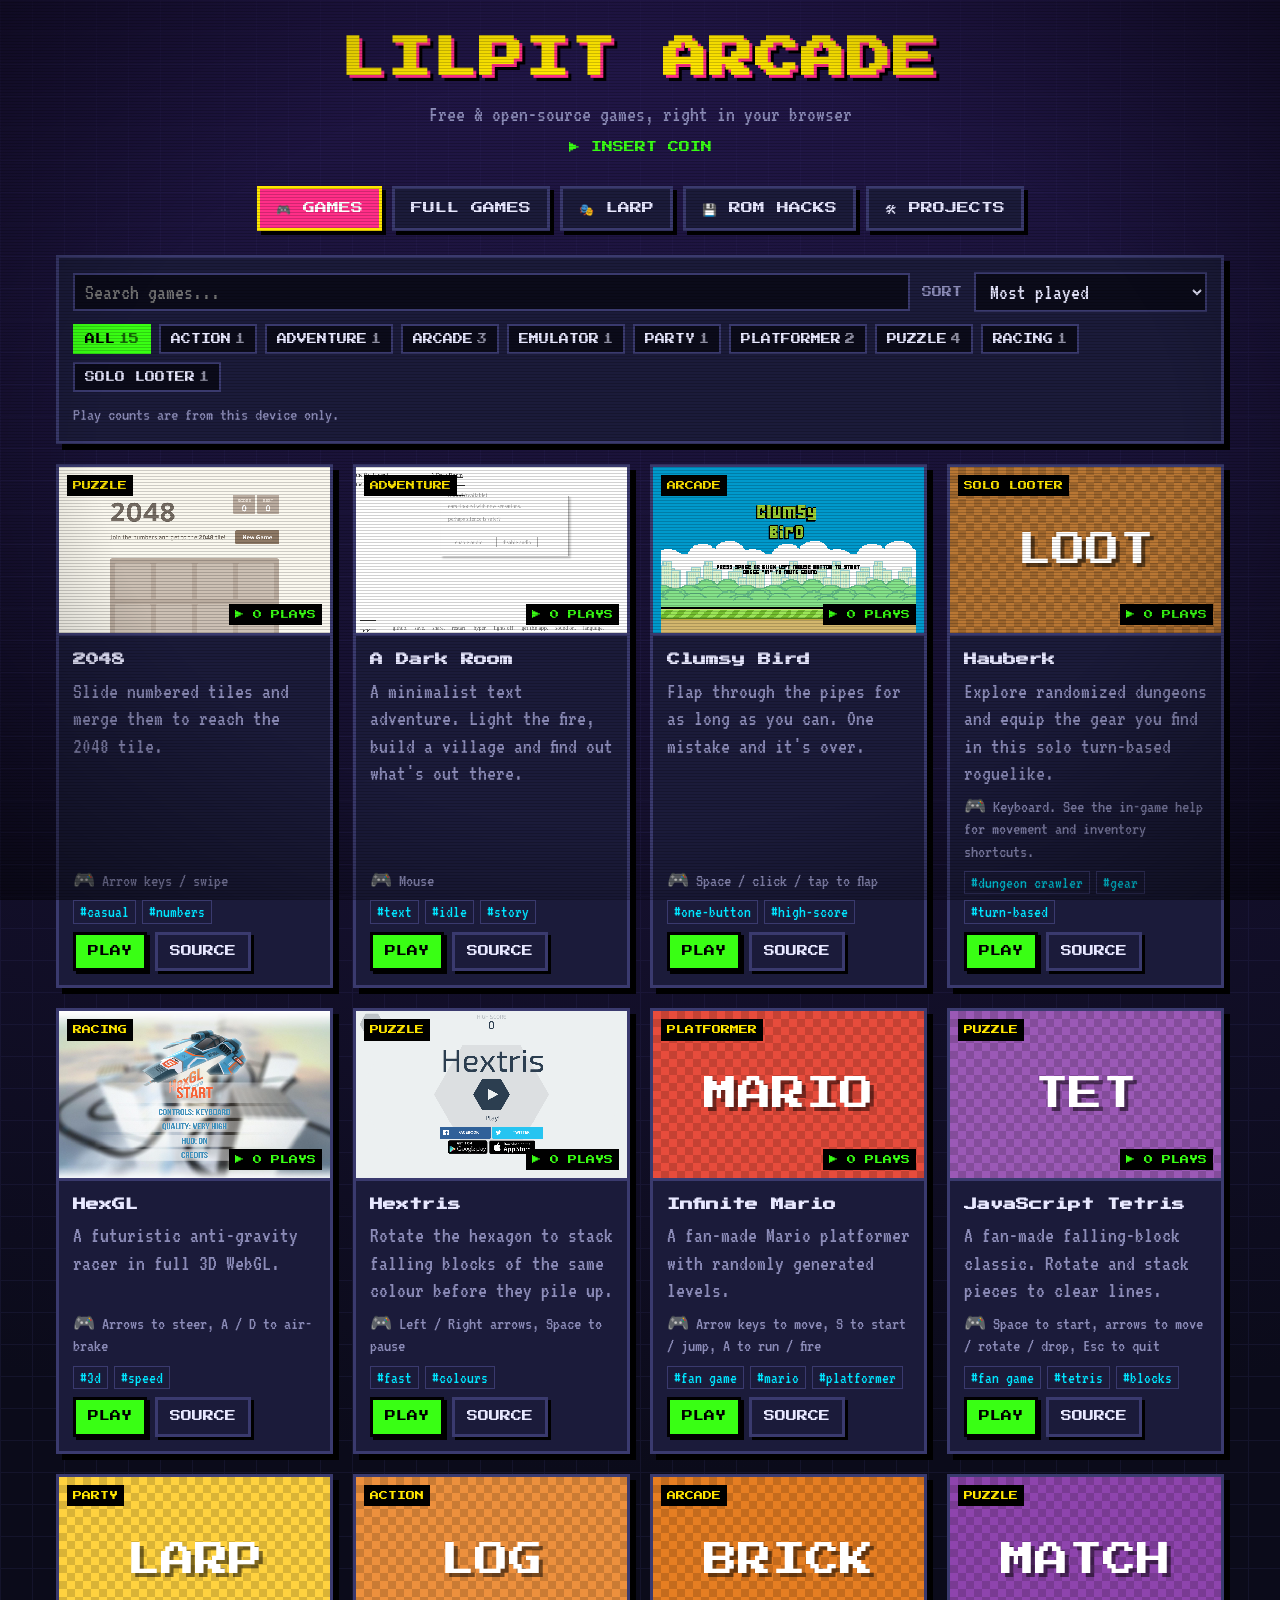
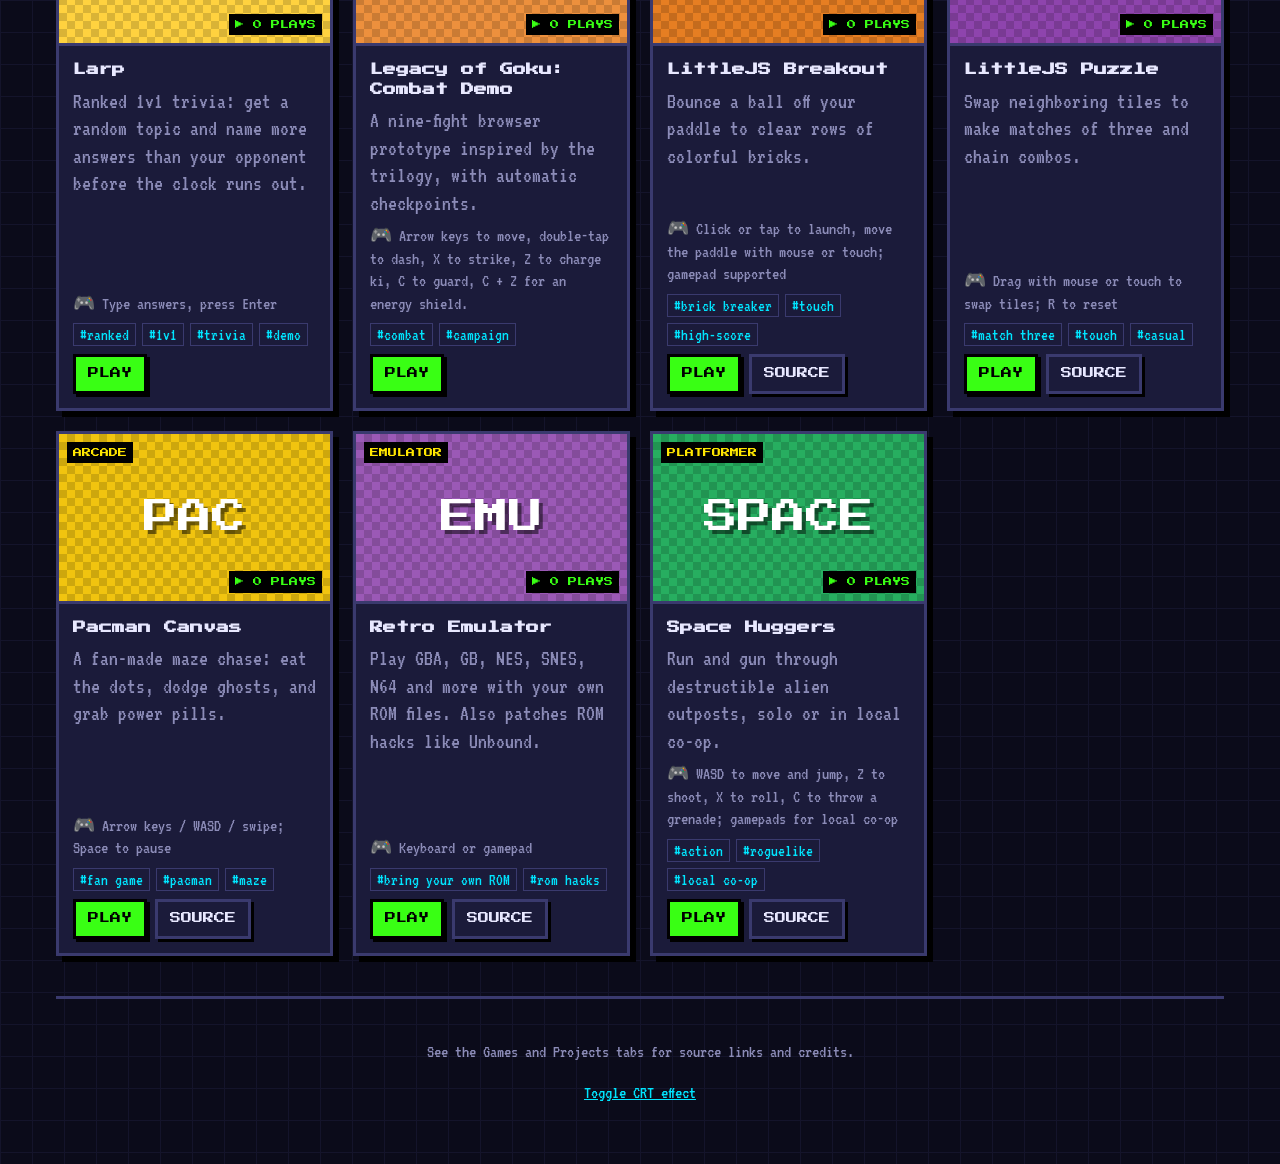
<file: index.html>
<!doctype html>
<html lang="en">
<head>
<meta charset="utf-8">
<meta name="viewport" content="width=device-width, initial-scale=1">
<title>Retro Arcade</title>
<meta name="description" content="Free and open-source games you can play in your browser.">
<link rel="preconnect" href="https://fonts.googleapis.com">
<link rel="preconnect" href="https://fonts.gstatic.com" crossorigin>
<link rel="stylesheet" href="https://fonts.googleapis.com/css2?family=Press+Start+2P&family=VT323&display=swap">
<link rel="stylesheet" href="css/style.css">
</head>
<body>
<div class="wrap">
  <header class="site-header">
    <h1 class="logo"><a href="index.html" id="site-name">RETRO ARCADE</a></h1>
    <p class="tagline" id="site-tagline"></p>
    <div class="insert-coin"><span class="blink">&#9654; INSERT COIN</span></div>
  </header>

  <nav class="tabs" role="tablist">
    <a class="tab" role="tab" href="#games" data-tab="games">&#127918; GAMES</a>
    <a class="tab" role="tab" href="full-games.html" data-tab="full-games">FULL GAMES</a>
    <a class="tab" role="tab" href="larp.html" data-tab="larp">&#127917; LARP</a>
    <a class="tab" role="tab" href="#hacks" data-tab="hacks">&#128190; ROM HACKS</a>
    <a class="tab" role="tab" href="#projects" data-tab="projects">&#128736; PROJECTS</a>
  </nav>

  <!-- ===== GAMES ===== -->
  <section id="tab-games" data-panel="games">
    <div class="controls">
      <input class="search" id="game-search" type="search" placeholder="Search games..." aria-label="Search games">
      <label for="game-sort">SORT</label>
      <select class="select" id="game-sort">
        <option value="plays-desc">Most played</option>
        <option value="plays-asc">Least played</option>
        <option value="recent">Recently played (you)</option>
        <option value="newest">Newest added</option>
        <option value="az">Name A&ndash;Z</option>
        <option value="za">Name Z&ndash;A</option>
      </select>
      <div class="chips" id="game-types"></div>
      <div class="counter-note" id="counter-note"></div>
    </div>
    <div class="grid" id="game-grid"></div>
  </section>



  <!-- ===== ROM HACKS ===== -->
  <section id="tab-hacks" data-panel="hacks" hidden>
    <div class="panel notice">
      <h2>&#9888; BRING YOUR OWN ROM</h2>
      <p>ROM hacks like Unbound are released as <strong>patch files</strong>, not full games. This site doesn't host ROMs or patched games.</p>
      <p>To play one: get the official patch from the hack's creators, then open the <a href="emulator.html">Retro Emulator</a> and pick your own legally-dumped base ROM plus the patch. It's patched inside your browser, so nothing gets uploaded anywhere.</p>
    </div>
    <div class="controls">
      <input class="search" id="hack-search" type="search" placeholder="Search hacks..." aria-label="Search ROM hacks">
      <label for="hack-sort">SORT</label>
      <select class="select" id="hack-sort">
        <option value="az">Name A&ndash;Z</option>
        <option value="za">Name Z&ndash;A</option>
        <option value="base">Base game</option>
      </select>
    </div>
    <div class="grid" id="hack-grid"></div>
  </section>

  <!-- ===== PROJECTS ===== -->
  <section id="tab-projects" data-panel="projects" hidden>
    <div class="controls">
      <input class="search" id="project-search" type="search" placeholder="Search projects..." aria-label="Search projects">
      <label for="project-sort">SORT</label>
      <select class="select" id="project-sort">
        <option value="newest">Newest added</option>
        <option value="az">Name A&ndash;Z</option>
        <option value="za">Name Z&ndash;A</option>
      </select>
      <div class="chips" id="project-types"></div>
    </div>
    <div class="grid" id="project-grid"></div>
  </section>

  <footer class="site-footer">
    <p>See the Games and Projects tabs for source links and credits.</p>
    <p><button type="button" id="crt-toggle">Toggle CRT effect</button></p>
  </footer>
</div>

<script src="js/config.js"></script>
<script src="js/counter.js"></script>
<script src="js/main.js?v=larp-tab"></script>
</body>
</html>
</file>
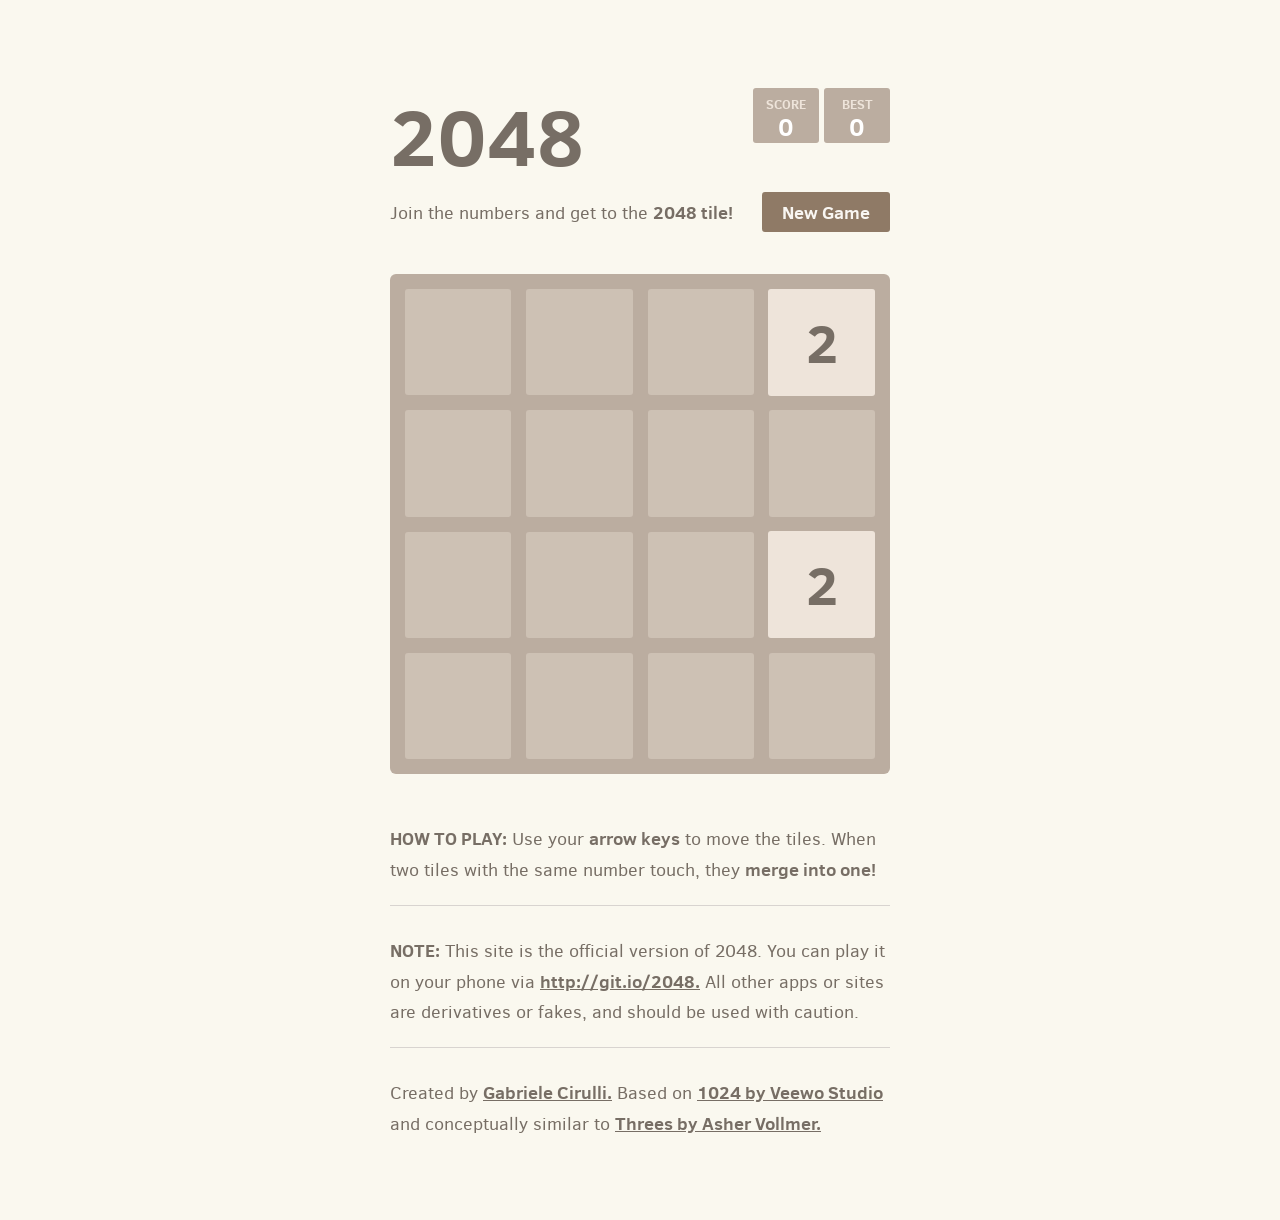
<file: games/2048/index.html>
<!DOCTYPE html>
<html>
<head>
  <meta charset="utf-8">
  <title>2048</title>

  <link href="style/main.css" rel="stylesheet" type="text/css">
  <link rel="shortcut icon" href="favicon.ico">
  <link rel="apple-touch-icon" href="meta/apple-touch-icon.png">
  <link rel="apple-touch-startup-image" href="meta/apple-touch-startup-image-640x1096.png" media="(device-width: 320px) and (device-height: 568px) and (-webkit-device-pixel-ratio: 2)"> <!-- iPhone 5+ -->
  <link rel="apple-touch-startup-image" href="meta/apple-touch-startup-image-640x920.png"  media="(device-width: 320px) and (device-height: 480px) and (-webkit-device-pixel-ratio: 2)"> <!-- iPhone, retina -->
  <meta name="apple-mobile-web-app-capable" content="yes">
  <meta name="apple-mobile-web-app-status-bar-style" content="black">

  <meta name="HandheldFriendly" content="True">
  <meta name="MobileOptimized" content="320">
  <meta name="viewport" content="width=device-width, target-densitydpi=160dpi, initial-scale=1.0, maximum-scale=1, user-scalable=no, minimal-ui">
</head>
<body>
  <div class="container">
    <div class="heading">
      <h1 class="title">2048</h1>
      <div class="scores-container">
        <div class="score-container">0</div>
        <div class="best-container">0</div>
      </div>
    </div>

    <div class="above-game">
      <p class="game-intro">Join the numbers and get to the <strong>2048 tile!</strong></p>
      <a class="restart-button">New Game</a>
    </div>

    <div class="game-container">
      <div class="game-message">
        <p></p>
        <div class="lower">
	        <a class="keep-playing-button">Keep going</a>
          <a class="retry-button">Try again</a>
        </div>
      </div>

      <div class="grid-container">
        <div class="grid-row">
          <div class="grid-cell"></div>
          <div class="grid-cell"></div>
          <div class="grid-cell"></div>
          <div class="grid-cell"></div>
        </div>
        <div class="grid-row">
          <div class="grid-cell"></div>
          <div class="grid-cell"></div>
          <div class="grid-cell"></div>
          <div class="grid-cell"></div>
        </div>
        <div class="grid-row">
          <div class="grid-cell"></div>
          <div class="grid-cell"></div>
          <div class="grid-cell"></div>
          <div class="grid-cell"></div>
        </div>
        <div class="grid-row">
          <div class="grid-cell"></div>
          <div class="grid-cell"></div>
          <div class="grid-cell"></div>
          <div class="grid-cell"></div>
        </div>
      </div>

      <div class="tile-container">

      </div>
    </div>

    <p class="game-explanation">
      <strong class="important">How to play:</strong> Use your <strong>arrow keys</strong> to move the tiles. When two tiles with the same number touch, they <strong>merge into one!</strong>
    </p>
    <hr>
    <p>
    <strong class="important">Note:</strong> This site is the official version of 2048. You can play it on your phone via <a href="http://git.io/2048">http://git.io/2048.</a> All other apps or sites are derivatives or fakes, and should be used with caution.
    </p>
    <hr>
    <p>
    Created by <a href="http://gabrielecirulli.com" target="_blank">Gabriele Cirulli.</a> Based on <a href="https://itunes.apple.com/us/app/1024!/id823499224" target="_blank">1024 by Veewo Studio</a> and conceptually similar to <a href="http://asherv.com/threes/" target="_blank">Threes by Asher Vollmer.</a>
    </p>
  </div>

  <script src="js/bind_polyfill.js"></script>
  <script src="js/classlist_polyfill.js"></script>
  <script src="js/animframe_polyfill.js"></script>
  <script src="js/keyboard_input_manager.js"></script>
  <script src="js/html_actuator.js"></script>
  <script src="js/grid.js"></script>
  <script src="js/tile.js"></script>
  <script src="js/local_storage_manager.js"></script>
  <script src="js/game_manager.js"></script>
  <script src="js/application.js"></script>
</body>
</html>
</file>
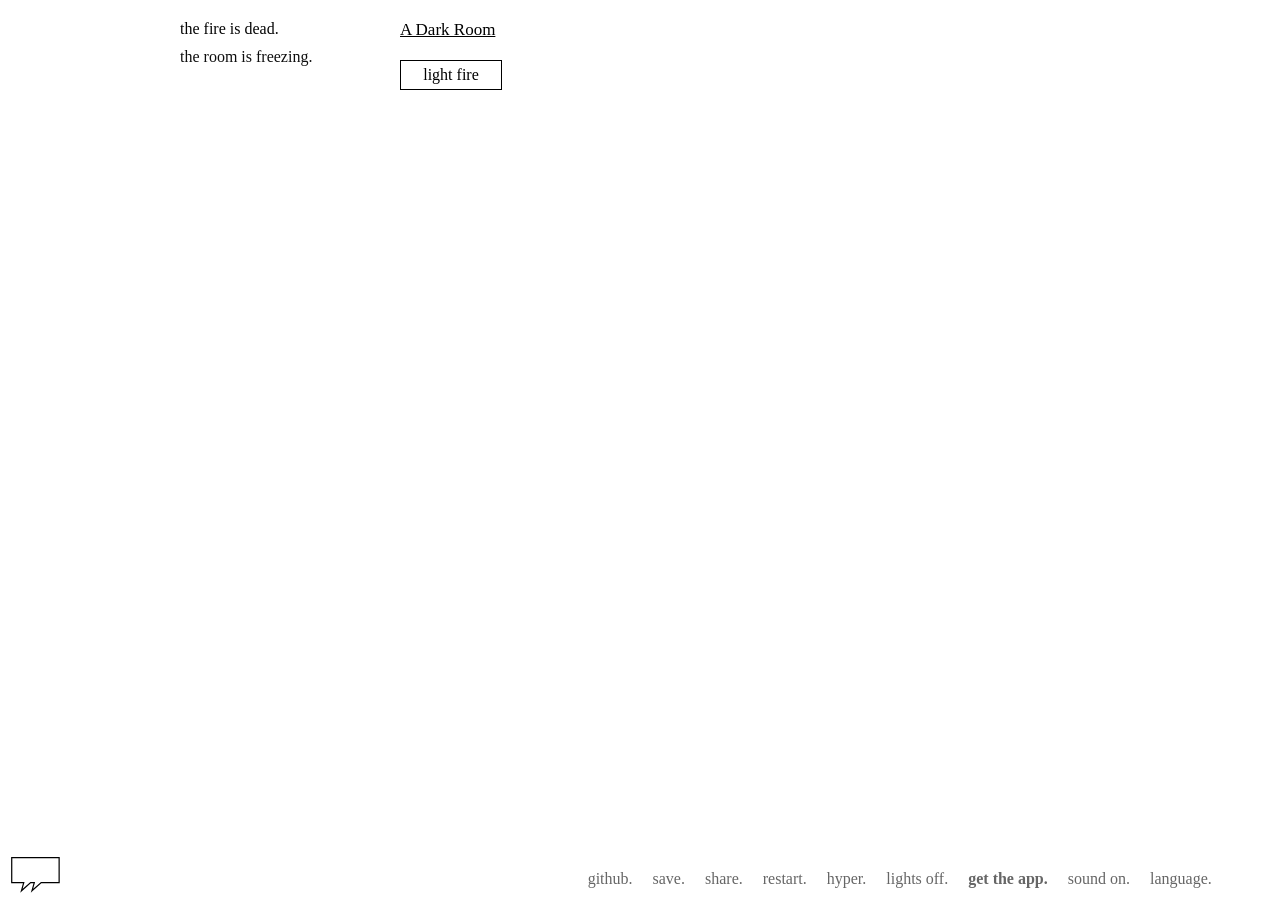
<file: games/a-dark-room/index.html>
<!DOCTYPE html>
<html itemscope itemtype="https://schema.org/CreativeWork">
<head>
	<meta charset="UTF-8"/>
	<!--  
		A Dark Room (v1.4)
		==================
		
		A minimalist text adventure by Michael Townsend and all his friends.
		Inspired by Candy Box (https://candybox2.github.io/candybox)
		Contribute on GitHub! (https://github.com/doublespeakgames/adarkroom/)
	-->
	<title>A Dark Room</title>
	<meta itemprop="description" name="description" property="og:description" content="A minimalist text adventure">
	<meta itemprop="image" property="og:image" content="img/adr.png" />
	<meta itemprop="name" property="og:title" content="A Dark Room" />
	<link rel="shortcut icon" href="favicon.ico" />
	<link rel="image_src" href="img/adr.png" />
	<script src="https://ajax.googleapis.com/ajax/libs/jquery/1.10.1/jquery.min.js"></script>
	<script>
		if(!window.jQuery) {
			document.write('<script src="lib/jquery.min.js"><\/script>')
		}
	</script>
	<script src="lib/jquery.color-2.1.2.min.js"></script>
	<script src="lib/jquery.event.move.js"></script>
	<script src="lib/jquery.event.swipe.js"></script>
	<script src="lib/base64.js"></script>
	<script src="lib/translate.js"></script>
	
	<script src="lang/langs.js"></script>
	
	<script>
		// try to read "lang" param's from url
		var lang = decodeURIComponent((new RegExp('[?|&]lang=' + '([^&;]+?)(&|#|;|$)').exec(location.search)||[,""])[1].replace(/\+/g, '%20'))||null;
		// if no language requested, try to read it from local storage
		if(!lang){
			try {
				lang = localStorage.lang;
			} catch(e) {}
		}
		// if a language different than english requested, load all translations
		if(lang && lang != 'en'){
			document.write('<script src="lang/'+lang+'/strings.js"><\/script>');
			document.write('<link rel="stylesheet" type="text/css" href="lang/'+lang+'/main.css" \/>');
		}
	</script>
	
	<script src="script/Button.js"></script>
	<script src="script/audioLibrary.js"></script>
	<script src="script/audio.js"></script>
	<script src="script/engine.js"></script>
	<script src="script/state_manager.js"></script>
	<script src="script/header.js"></script>
	<script src="script/notifications.js"></script>
	<script src="script/events.js"></script>
	<script src="script/room.js"></script>
	<script src="script/outside.js"></script>
	<script src="script/world.js"></script>
	<script src="script/path.js"></script>
	<script src="script/ship.js"></script>
  <script src="script/space.js"></script>
  <script src="script/fabricator.js"></script>
	<script src="script/prestige.js"></script>
	<script src="script/scoring.js"></script>
	<!-- Event modules -->
	<script src="script/events/global.js"></script>
	<script src="script/events/room.js"></script>
	<script src="script/events/outside.js"></script>
	<script src="script/events/encounters.js"></script>
  <script src="script/events/setpieces.js"></script>
  <script src="script/events/marketing.js"></script>
	<script src="script/events/executioner.js"></script>
	
	<script type='text/javascript'>
		var oldIE = false;
	</script>
	<!--[if lt IE 9]> 
		<script type="text/javascript">oldIE = true;</script> 
	<![endif]-->
	
	<link rel="stylesheet" type="text/css" href="css/main.css" />
	<link rel="stylesheet" type="text/css" href="css/room.css" />
	<link rel="stylesheet" type="text/css" href="css/outside.css" />
	<link rel="stylesheet" type="text/css" href="css/path.css" />
	<link rel="stylesheet" type="text/css" href="css/world.css" />
	<link rel="stylesheet" type="text/css" href="css/ship.css" />
  <link rel="stylesheet" type="text/css" href="css/space.css" />
  <link rel="stylesheet" type="text/css" href="css/fabricator.css" />
	
	<script src="script/localization.js"></script>
	<!-- Google tag (gtag.js) -->
	<script async src="https://www.googletagmanager.com/gtag/js?id=G-606P6J79WH"></script>
	<script>
		window.dataLayer = window.dataLayer || [];
		function gtag(){dataLayer.push(arguments);}
		gtag('js', new Date());

		gtag('config', 'G-606P6J79WH');
	</script>
	
</head>
<body>
	<div id="wrapper">
		<div id="saveNotify"><script>document.write(_("saved."));</script></div>
		<div id="content">
			<div id="outerSlider">
				<div id="main">
					<div id="header"></div>
				</div>
			</div>
		</div>
  </div>
  <a class="logo" href="https://www.doublespeakgames.com" alt="doublespeak games" target="_blank">
    <svg xmlns:dc="http://purl.org/dc/elements/1.1/" xmlns:cc="http://creativecommons.org/ns#" xmlns:rdf="http://www.w3.org/1999/02/22-rdf-syntax-ns#" xmlns:svg="http://www.w3.org/2000/svg" xmlns="http://www.w3.org/2000/svg" version="1.1" viewBox="0 0 41.75 32.84375" class="logo-icon">
      <path d="m 18.024533,28.5722 c 2.532365,-2.243 5.064679,-4.4861 7.596993,-6.7292 4.907813,0 9.815625,0 14.723438,0 0,-6.8136 0,-13.6272 0,-20.4408 -12.976656,0 -25.953312,0 -38.9299676,0 0,6.8136 0,13.6272 0,20.4408 3.2917905,0 6.5835811,0 9.8753716,0 -0.643311,2.2431 -1.286622,4.4861 -1.9299604,6.7292 2.5323644,-2.243 5.0646784,-4.4861 7.5969924,-6.7292 0.999066,0 1.998131,0 2.997197,0 -0.643345,2.2431 -1.286691,4.4861 -1.930064,6.7292 z" style="stroke-width:1.0;fill:none;stroke-linejoin:miter;stroke-miterlimit:10;stroke-dasharray:none"></path>
    </svg>
  </a>
</body>
</html>
</file>
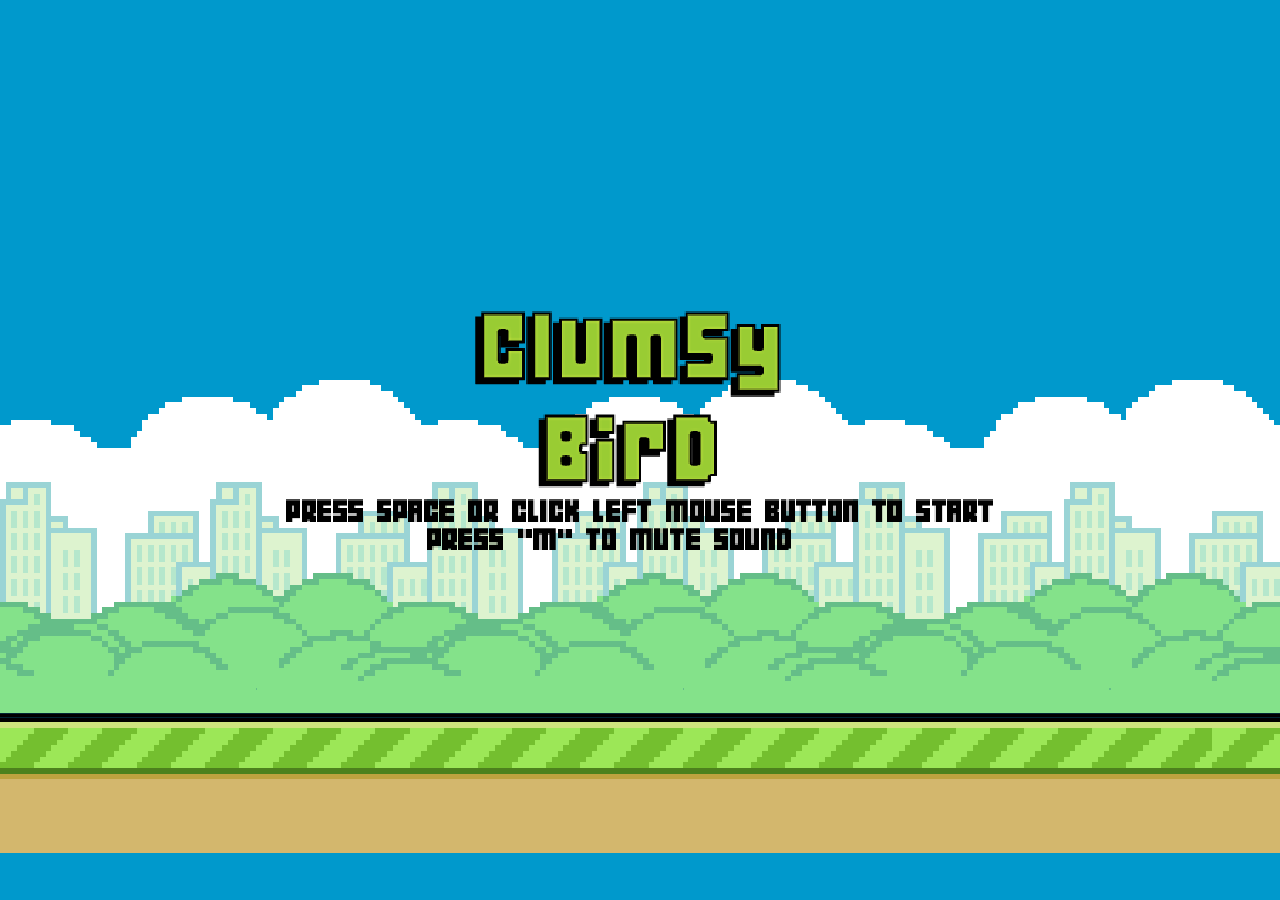
<file: games/clumsy-bird/index.html>
<!DOCTYPE HTML>
<html lang="en">
    <head>
        <title>Clumsy Bird</title>
        <link rel="apple-touch-icon-precomposed" href="data/img/touch-icon-iphone.png"/>
        <link rel="apple-touch-icon-precomposed" sizes="120x120" href="data/img/touch-icon-iphone-retina.png"/>
        <link rel="shortcut icon" href="data/img/favicon.ico">
        <link rel="stylesheet" type="text/css" media="screen" href="index.css">
        <meta id="viewport" name="viewport" content="width=device-width, initial-scale=1, maximum-scale=1, user-scalable=no">
        <meta name="apple-mobile-web-app-capable" content="yes">
        <meta name="apple-mobile-web-app-status-bar-style" content="black">
        <meta name="apple-mobile-web-app-title" content="Clumsy Bird">
        <meta charset="UTF-8" />
        <meta name="description" content="Clumsy Bird - A Flappy Bird clone using MelonJS"/>
        <meta name="keywords" content="flappybird, flappy, bird, game, html5, melonjs,clone"/>
        <meta name="robots" content="index, follow">
        <meta name="google-site-verification" content="RDZI9SqVaffd48uHfZMv67-YdvviOMe2HuULEYqVgd4" />
        <meta property="og:image" content="http://ellisonleao.github.io/clumsy-bird/data/img/bg.png" />
        <meta property="og:title" content="Clumsy Bird - A Flappy Bird clone using MelonJS"/>
        <meta property="og:url" content="http://ellisonleao.github.io/clumsy-bird/"/>
        <meta property="og:site_name" content="Clumsy Bird - MelonJS"/>

        <!-- Twitter Card -->
        <meta name="twitter:hashtag" content="clumsybird" />
        <meta name="twitter:card" content="summary" />
        <meta name="twitter:site" content="@ellisonleao" />
        <meta name="twitter:creator" content="@ellisonleao" />
        <meta name="twitter:title" content="Clumsy Bird" />
        <meta name="twitter:description" content="A Flappy Bird melonJS clone" />

        <!-- Humans -->
        <link rel="author" href="humans.txt" />
    </head>

    <body>
        <!-- Canvas placeholder -->
        <div id="screen"></div>

        <!-- melonJS Library -->
        <script type="text/javascript" src="js/melonJS-min.js" ></script>
        <script type="text/javascript" src="build/clumsy-min.js" ></script>
        <script type="text/javascript">
            window.onReady(function onReady() {
                game.onload();
            });
        </script>

    </body>
</html>
</file>
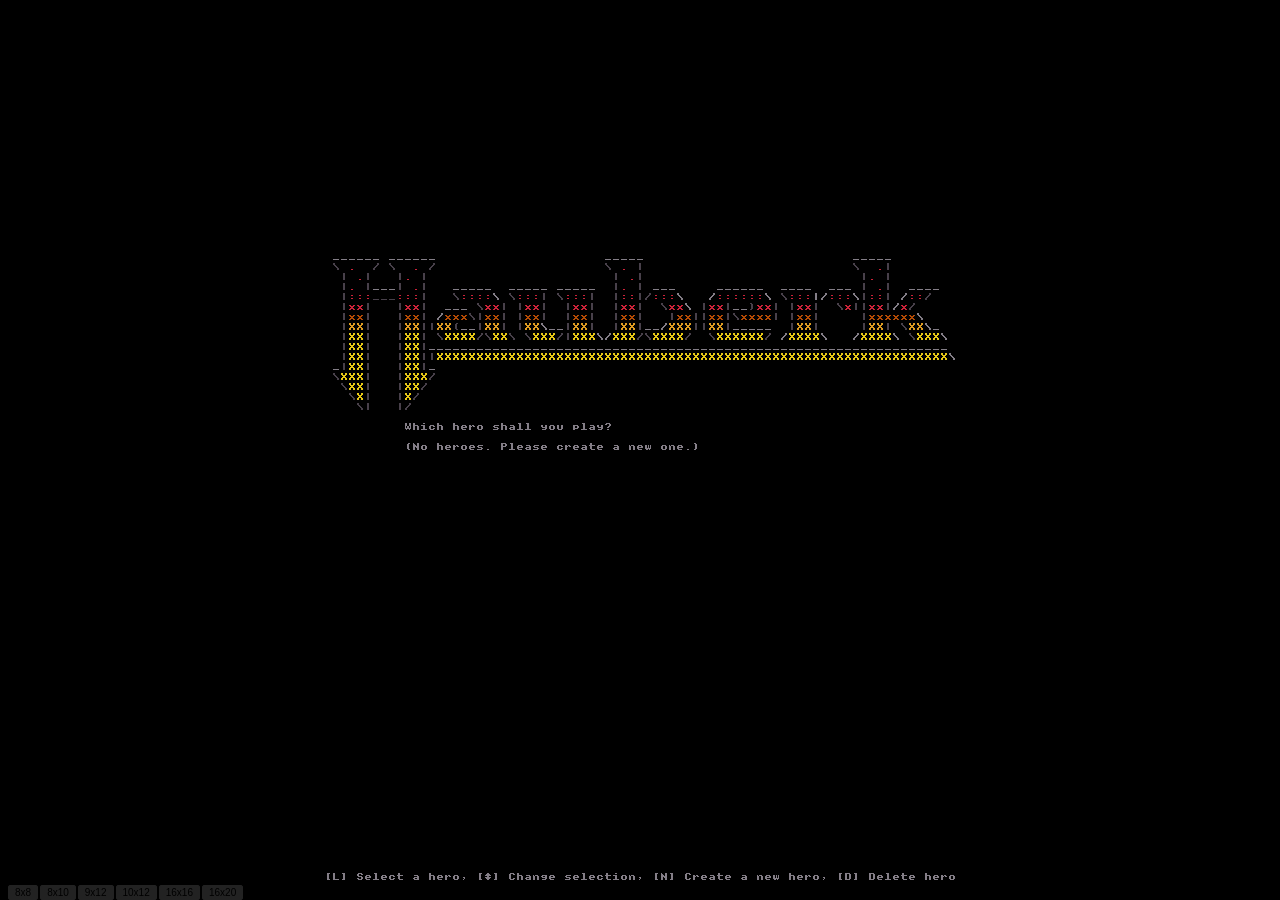
<file: games/hauberk/index.html>
<html>
<head>
  <title>Hauberk</title>
  <style>
    body {
      background: #000;
      color: #ccc;
      text-align: center;
      font: 18px/24px Buenard, Georgia, serif;

      /*display: flex;*/
      /*flex-direction: column;*/
      /*justify-content: center;*/
      /*align-items: center;*/
    }

    a {
      color: hsl(30, 90%, 55%);
    }

    a:visited {
      color: hsl(30, 90%, 45%);
    }

    a:hover {
      color: hsl(30, 90%, 75%);
    }

    canvas {
      border: solid 4px #000;
    }

    pre {
      font: 12px/14px Menlo, inconsolata, monaco, monospace;
      letter-spacing: 1px;
      width: 900px;
      margin: 20px auto;
    }

    .button-bar {
      position: fixed;
      bottom: 0;
    }

    button {
      font-size: 10px;
      background: #222;
      border: solid 1px #222;
      color: #000;
      border-radius: 2px;
      margin-right: 2px;
      outline: none;
    }

    .button-bar:hover button {
      background: #333;
      border: solid 1px #666;
      color: #999;
    }

    .button-bar:hover button:hover {
      color: #ccc;
      cursor: pointer;
    }

    .debug {
      display: none;
      position: absolute;
      font: 10px/11px "Source Code Pro", Consolas, Menlo, monospace;
      color: #ddd;
      background: #222;
      padding: 5px;
      text-align: left;
      width: inherit;
      margin: 0;
      letter-spacing: 0;
      opacity: 0.5;
    }
  </style>
</head>
<body>
<div class="button-bar">
</div>
<div id="game"></div>
<!-- TODO: Figure out how to link to this. -->
<!--<p><a href="getting-started.html" target="_blank">How to Play</a></p>-->
<script type="application/javascript" src="main.dart.js"></script>
</body>
</html>
</file>
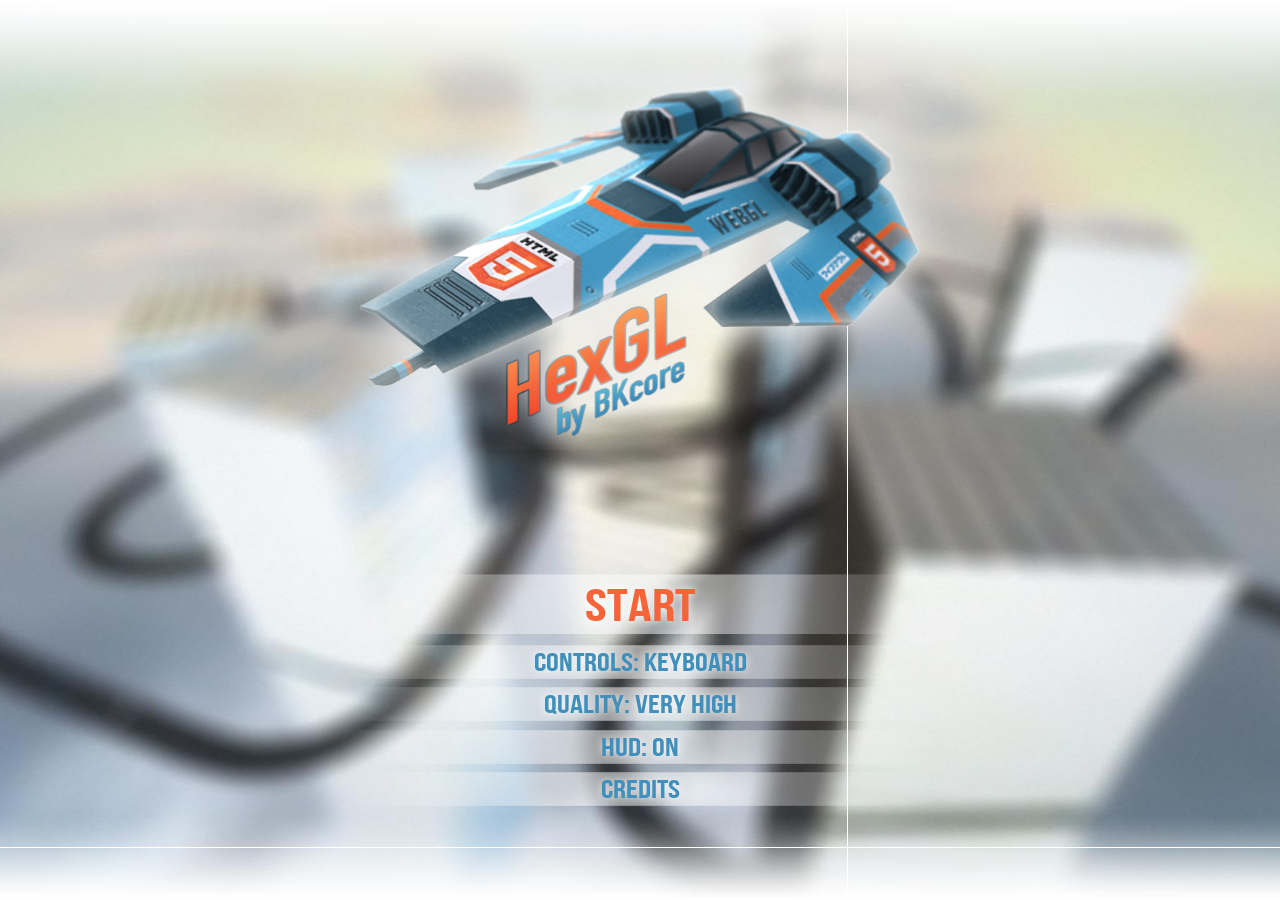
<file: games/hexgl/index.html>
<!doctype html>
<html lang="en">
  <head>
    <title>HexGL by BKcore</title>
    <meta charset="utf-8">
    <meta name="description" content="HexGL is a futuristic racing game built by Thibaut Despoulain (BKcore) using HTML5, Javascript and WebGL. Come challenge your friends on this fast-paced 3D game!">
    <meta property="og:title" content="HexGL, the HTML5 futuristic racing game." />
    <meta property="og:type" content="game" />
    <meta property="og:url" content="http://hexgl.bkcore.com/" />
    <meta property="og:image" content="http://hexgl.bkcore.com/image.png" />
    <meta property="og:site_name" content="HexGL by BKcore" />
    <meta property="fb:admins" content="1482017639" />
    <link rel="icon" href="http://hexgl.bkcore.com/favicon.png" type="image/png">
    <link rel="shortcut icon" href="http://hexgl.bkcore.com/favicon.png" type="image/png">
    <meta name="viewport" content="width=device-width, user-scalable=no, minimum-scale=1.0, maximum-scale=1.0">
    <link rel="stylesheet" href="css/multi.css" type="text/css" charset="utf-8">
    <link rel="stylesheet" href="css/fonts.css" type="text/css" charset="utf-8">
    <style>
      body {
        padding:0;
        margin:0;
      }
      canvas { pointer-events:none; width: 100%;}
      #overlay{
        position: absolute;
        z-index: 9999;
        top: 0;
        left: 0;
        width: 100%;
      }
    </style>
    <script type="text/javascript">
    //analytics
    var _gaq = _gaq || [];
    _gaq.push(['_setAccount', 'UA-26274524-4']);
    _gaq.push(['_trackPageview']);
    (function() {
      var ga = document.createElement('script'); ga.type = 'text/javascript'; ga.async = true;
      ga.src = ('https:' == document.location.protocol ? 'https://ssl' : 'http://www') + '.google-analytics.com/ga.js';
      var s = document.getElementsByTagName('script')[0]; s.parentNode.insertBefore(ga, s);
    })();
    </script>
  </head>

  <body>
    <div id="step-1">
      <div id="global"></div>
      <div id="title">
      </div>
      <div id="menucontainer">
        <div id="menu">
          <div id="start">Start</div>
          <div id="s-controlType">Controls: Keyboard</div>
          <div id="s-quality">Quality: High</div>
          <div id="s-hud">HUD: On</div>
          <div id="s-godmode" style="display: none">Godmode: Off</div>
          <div id="s-credits">Credits</div>
        </div>
      </div>
    </div>
    <div id="step-2" style="display: none">
      <div id="ctrl-help">Click/Touch to continue.</div>
    </div>
    <div id="step-3" style="display: none">
      <div id="progressbar"></div>
    </div>
    <div id="step-4" style="display: none">
      <div id="overlay"></div>
      <div id="main"></div>
    </div>
    <div id="step-5" style="display: none">
      <div id="time"></div>
      <div id="ctrl-help">Click/Touch to continue.</div>
    </div>
    <div id="credits" style="display: none">
      <h3>Code</h3>
      <p><b>Concept and Development</b><br>Thibaut Despoulain (BKcore)</p>
      <p><b>Contributors</b><br>townxelliot<br>mahesh.kk</p>
      <p><b>Technologies</b><br>WebGL<br>JavaScript<br>CoffeeScript<br>Three.js<br>LeapMotion</p>
      <h3>Graphics</h3>
      <p><b>HexMKI base model</b><br>Charnel</p>
      <p><b>Track texture</b><br>Nobiax</p>
      <h4>Click anywhere to continue.</h4>
    </div>

    <div id="leapinfo" style="display: none"></div>

    <script src="libs/leap-0.4.1.min.js"></script>
    <script src="libs/Three.dev.js"></script>
    <script src="libs/ShaderExtras.js"></script>
    <script src="libs/postprocessing/EffectComposer.js"></script>
    <script src="libs/postprocessing/RenderPass.js"></script>
    <script src="libs/postprocessing/BloomPass.js"></script>
    <script src="libs/postprocessing/ShaderPass.js"></script>
    <script src="libs/postprocessing/MaskPass.js"></script>
    <script src="libs/Detector.js"></script>
    <script src="libs/Stats.js"></script>
    <script src="libs/DAT.GUI.min.js"></script>

    <script src="bkcore.coffee/controllers/TouchController.js"></script>
    <script src="bkcore.coffee/controllers/OrientationController.js"></script>
    <script src="bkcore.coffee/controllers/GamepadController.js"></script>

    <script src="bkcore.coffee/Timer.js"></script>
    <script src="bkcore.coffee/ImageData.js"></script>
    <script src="bkcore.coffee/Utils.js"></script>

    <script src="bkcore/threejs/RenderManager.js"></script>
    <script src="bkcore/threejs/Shaders.js"></script>
    <script src="bkcore/threejs/Particles.js"></script>
    <script src="bkcore/threejs/Loader.js"></script>

    <script src="bkcore/Audio.js"></script>

    <script src="bkcore/hexgl/HUD.js"></script>
    <script src="bkcore/hexgl/RaceData.js"></script>
    <script src="bkcore/hexgl/ShipControls.js"></script>
    <script src="bkcore/hexgl/ShipEffects.js"></script>
    <script src="bkcore/hexgl/CameraChase.js"></script>
    <script src="bkcore/hexgl/Gameplay.js"></script>

    <script src="bkcore/hexgl/tracks/Cityscape.js"></script>

    <script src="bkcore/hexgl/HexGL.js"></script>

    <script src="launch.js"></script>

  </body>
</html>
</file>
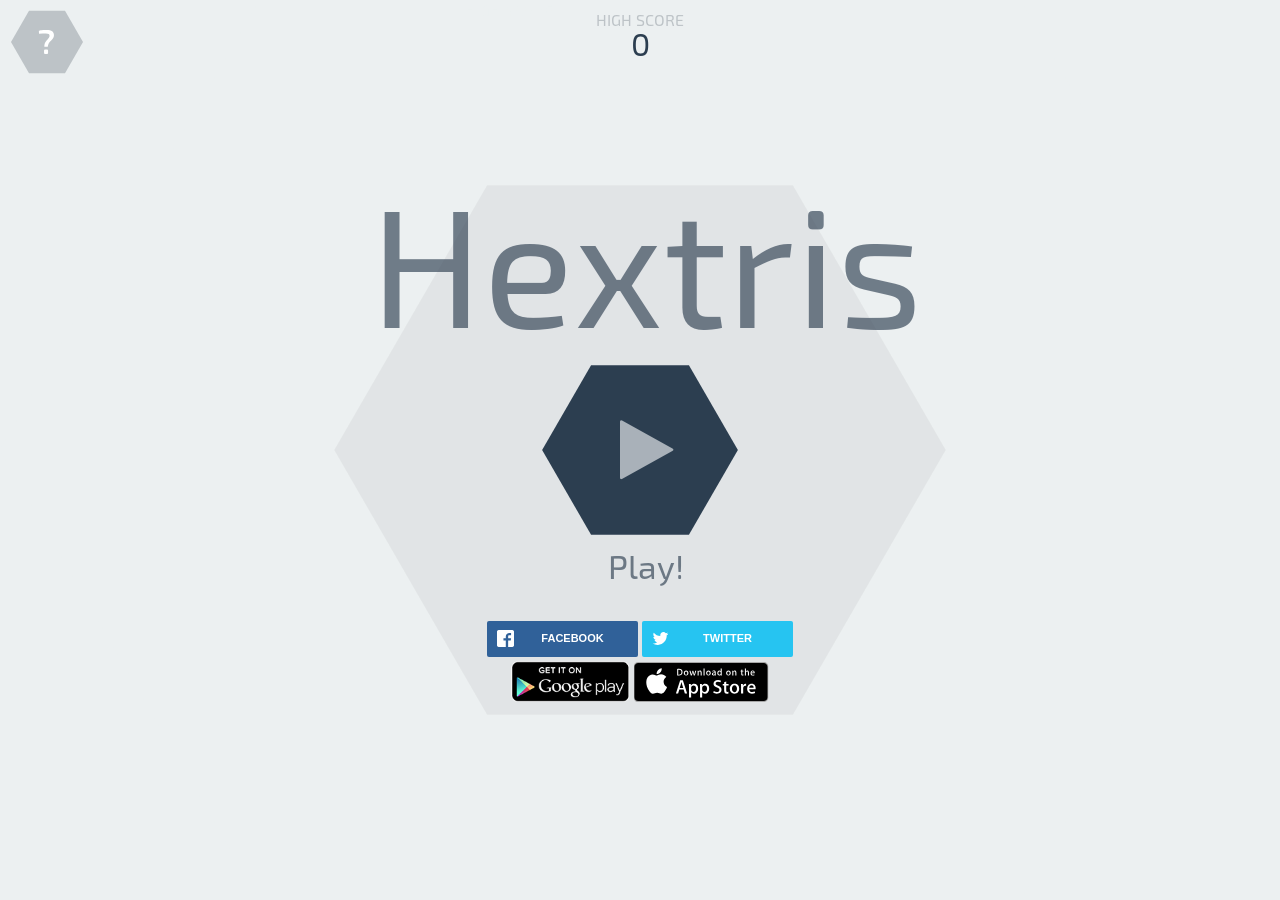
<file: games/hextris/index.html>
<!DOCTYPE html>
<html lang='en'>
	<head>
		<title>Hextris</title>
		<meta name="description" content="An addictive puzzle game inspired by Tetris.">
		<link rel="manifest" href="manifest.webmanifest">
		<meta name="apple-itunes-app" content="app-id=903769553"/>
		<meta name="apple-mobile-web-app-title" content="Hextris">
		<meta name="apple-mobile-web-app-capable" content="yes">
		<link rel="apple-touch-icon" sizes="120x120" href="images/icons/apple-touch-120.png">
		<link rel="apple-touch-icon" sizes="152x152" href="images/icons/apple-touch-152.png">
		<link rel="apple-touch-icon" sizes="167x167" href="images/icons/apple-touch-167.png">
		<link rel="apple-touch-icon" sizes="180x180" href="images/icons/apple-touch-180.png">
		<link rel="apple-touch-icon" sizes="512x512" href="images/icons/apple-touch-512.png">
		<meta name="viewport" content="width=device-width, initial-scale=1, maximum-scale=1, user-scalable=0, minimal-ui"/>
		<meta property="og:url" content="http://hextris.github.io/hextris/"/>
		<meta property="og:site_name" content="Hextris"/>
		<meta property="og:title" content="Hextris"/>
		<meta property="og:description" content="An addictive puzzle game inspired by Tetris."/>
		<meta property="og:type" content="website"/>
		<meta property="og:author" content="https://www.facebook.com/hextris"/>
		<meta property="og:image" content="http://hextris.github.io/hextris/images/facebook-opengraph.png"/>
		<meta property="og:image:width" content="1200"/>
		<meta property="og:image:height" content="630"/>
		<meta property="twitter:card" content="summary"/>
		<meta property="twitter:site" content="@hextris"/>
		<meta property="twitter:site:id" content="2742209678"/>
		<meta property="twitter:creator" content="@hextris"/>
		<meta property="twitter:creator:id" content="2742209678"/>
		<meta property="twitter:domain" content="http://hextris.github.io"/>
		<meta property="twitter:title" content="Hextris"/>
		<meta property="twitter:description" content="An addictive puzzle game inspired by Tetris."/>
		<meta property="twitter:image:src" content="http://hextris.github.io/hextris/images/twitter-opengraph.png"/>
		<meta property="twitter:image:width" content="512"/>
		<meta property="twitter:image:height" content="512"/>
		<meta property="twitter:app:id:iphone" content="id903769553">
		<meta property="twitter:app:id:ipad" content="id903769553">
		<meta property="twitter:app:id:googleplay" content="com.hextris.hextris">
		<meta property="twitter:app:country" content="us">
		<meta property="twitter:app:url:iphone" content="itunes.apple.com/us/app/id903769553?mt=8">
		<meta property="twitter:app:url:ipad" content="itunes.apple.com/us/app/id903769553?mt=8">
		<meta property="twitter:app:url:googleplay" content="https://play.google.com/store/apps/details?id=com.hextris.hextris">
		<link rel="icon" type="image/png" href="favicon.ico">
		<link href='http://fonts.googleapis.com/css?family=Exo+2' rel='stylesheet' type='text/css'>
		<link rel="stylesheet" href="style/fa/css/font-awesome.min.css">
		<link rel="stylesheet" type="text/css" href="style/style.css">
		<script type='text/javascript' src="vendor/hammer.min.js"></script>
		<script type='text/javascript' src="vendor/js.cookie.js"></script>
		<script type='text/javascript' src="vendor/jsonfn.min.js"></script>
		<script type='text/javascript' src="vendor/keypress.min.js"></script>
		<script type='text/javascript' src="vendor/jquery.js"></script>
		<script type='text/javascript' src="js/save-state.js"></script>
		<script type='text/javascript' src="js/view.js"></script>
		<script type='text/javascript' src="js/wavegen.js"></script>
		<script type='text/javascript' src="js/math.js"></script>
		<script type='text/javascript' src="js/Block.js"></script>
		<script type='text/javascript' src="js/Hex.js"></script>
		<script type='text/javascript' src="js/Text.js"></script>
		<script type='text/javascript' src="js/comboTimer.js"></script>
		<script type='text/javascript' src="js/checking.js"></script>
		<script type='text/javascript' src='js/update.js'></script>
		<script type='text/javascript' src='js/render.js'></script>
		<script type='text/javascript' src="js/input.js"></script>
		<script type='text/javascript' src="js/main.js"></script>
		<script type='text/javascript' src="js/initialization.js"></script>
		<script src="vendor/sweet-alert.min.js"></script>
		<link rel="stylesheet" href="style/rrssb.css"/>
		<script data-ad-client="ca-pub-9107422120987163" async src="https://pagead2.googlesyndication.com/pagead/js/adsbygoogle.js"></script>
	</head>
	<body>
		<canvas id="canvas"></canvas>
		<div id="overlay" class="faded overlay"></div>
		<div id='startBtn' ></div>
		<div id="helpScreen" class='unselectable'>
			<div id='inst_main_body'></div>
		</div>
		<img id="openSideBar" class='helpText' src="./images/btn_help.svg"/>
		<div class="faded overlay"></div>
		<img id="pauseBtn" src="./images/btn_pause.svg"/>
		<img id='restartBtn' src="./images/btn_restart.svg"/>
		<div id='HIGHSCORE'>HIGH SCORE</div>
		<script> (function(i,s,o,g,r,a,m){i['GoogleAnalyticsObject']=r;i[r]=i[r]||function(){ (i[r].q=i[r].q||[]).push(arguments)},i[r].l=1*new Date();a=s.createElement(o), m=s.getElementsByTagName(o)[0];a.async=1;a.src=g;m.parentNode.insertBefore(a,m) })(window,document,'script','//www.google-analytics.com/analytics.js','ga'); ga('create', 'UA-51272720-2', 'auto'); ga('send', 'pageview');
		</script>
		<div id='highScoreInGameText'>
			<div id='highScoreInGameTextHeader'>HIGH SCORE</div><div id='currentHighScore'>10292</div>
		</div>
		<div id="gameoverscreen">
			<div id='container'>
				<div id='gameOverBox' class='GOTitle'>GAME OVER</div>
				<div id='cScore'>1843</div>
				<div id='highScoresTitle' class='GOTitle'>HIGH SCORES</div>
				<div class='score'><span class='scoreNum'>1.</span> <div id="1place" style="display:inline;">0</div></div>
				<div class='score'><span class='scoreNum'>2.</span> <div id="2place" style="display:inline;">0</div></div>
				<div class='score'><span class='scoreNum'>3.</span> <div id="3place" style="display:inline;">0</div></div>
			</div>
			<div id='bottomContainer'>
				<img id='restart' src='./images/btn_restart.svg' height='57px'>
				<div id='socialShare'>
					<?xml version="1.0" encoding="UTF-8" standalone="no"?>
					<svg width="224.6377px" height="57px"  viewBox="0 0 255 65" version="1.1" xmlns="http://www.w3.org/2000/svg" xmlns:xlink="http://www.w3.org/1999/xlink">
						<title>Share button</title>
						<defs>
						</defs>
						<g id="Page-1" stroke="none" stroke-width="1" fill="none" fill-rule="evenodd" sketch:type="MSPage">
							<g id="Game-over-" sketch:type="MSArtboardGroup" transform="translate(-95.000000, -565.000000)">
								<g id="Share-button" sketch:type="MSLayerGroup" transform="translate(95.000000, 565.000000)">
								<a style="cursor:pointer;"class="popup" onclick="window.open('https://twitter.com/intent/tweet?text=Can you beat my score of '+ score +' points at&button_hashtag=hextris ? http://hextris.github.io/hextris @hextris','name','width=600,height=400')" ><polygon  id="Score-hex-2" fill="#3498DB" sketch:type="MSShapeGroup" transform="translate(127.661316, 32.500000) rotate(-90.000000) translate(-127.661316, -32.500000) " points="127.661316 -94.814636 160.137269 -76.064636 160.137269 141.064636 127.661317 159.814636 95.185364 141.064636 95.1853635 -76.064636 "></polygon></a>
									<text style="cursor:pointer;"class="popup" onclick="window.open('https://twitter.com/intent/tweet?text=Can you beat my score of '+ score +' points at&button_hashtag=hextris ? http://hextris.github.io/hextris @hextris','name','width=600,height=400')" id="SHARE-MY-SCORE!" sketch:type="MSTextLayer" font-family="Exo" font-size="16" font-weight="420" fill="#FFFFFF">
										<tspan x="67" y="39">SHARE MY SCORE!</tspan>
									</text>
								</g>
							</g>
						</g>
					</svg>
				</div>
				<div id='buttonCont'>
					<ul class="rrssb-buttons">
						<li class="rrssb-facebook">
							<a href='http://www.facebook.com/sharer.php?s=100
								&p[url]=hextris.io' class="popup">
								<span class="rrssb-icon">
									<svg xmlns="http://www.w3.org/2000/svg" preserveAspectRatio="xMidYMid" width="29" height="29" viewBox="0 0 29 29">
										<path d="M26.4 0H2.6C1.714 0 0 1.715 0 2.6v23.8c0 .884 1.715 2.6 2.6 2.6h12.393V17.988h-3.996v-3.98h3.997v-3.062c0-3.746 2.835-5.97 6.177-5.97 1.6 0 2.444.173 2.845.226v3.792H21.18c-1.817 0-2.156.9-2.156 2.168v2.847h5.045l-.66 3.978h-4.386V29H26.4c.884 0 2.6-1.716 2.6-2.6V2.6c0-.885-1.716-2.6-2.6-2.6z"
										class="cls-2" fill-rule="evenodd"/>
									</svg>
								</span>
								<span class="rrssb-text">facebook</span>
							</a>
						</li>
						<li class="rrssb-twitter">
							<a href="http://twitter.com/home?status=Play Hextris! - http://hextris.github.io/ #hextris"
							class="popup">
								<span class="rrssb-icon">
									<svg xmlns="http://www.w3.org/2000/svg" width="28" height="28" viewBox="0 0 28 28">
										<path d="M24.253 8.756C24.69 17.08 18.297 24.182 9.97 24.62c-3.122.162-6.22-.646-8.86-2.32 2.702.18 5.375-.648 7.507-2.32-2.072-.248-3.818-1.662-4.49-3.64.802.13 1.62.077 2.4-.154-2.482-.466-4.312-2.586-4.412-5.11.688.276 1.426.408 2.168.387-2.135-1.65-2.73-4.62-1.394-6.965C5.574 7.816 9.54 9.84 13.802 10.07c-.842-2.738.694-5.64 3.434-6.48 2.018-.624 4.212.043 5.546 1.682 1.186-.213 2.318-.662 3.33-1.317-.386 1.256-1.248 2.312-2.4 2.942 1.048-.106 2.07-.394 3.02-.85-.458 1.182-1.343 2.15-2.48 2.71z"
										/>
									</svg>
								</span>
								<span class="rrssb-text">twitter</span>
							</a>
						</li>
				</ul>
					<div id='badges'>
						<a href="https://play.google.com/store/apps/details?id=com.hextris.hextris" ><img id='androidBadge' src='images/android.png'/></a>
						<a href ="https://itunes.apple.com/us/app/hextris/id903769553?mt=8"><img id='iOSBadge'  src='images/appstore.svg'/></a>
					</div>
				</div>
			</div>
		</div>
			<script type="text/javascript">
				(function addRussianSocialShare(){
					var lang=navigator.language || navigator.userLanguage;
					if (lang.substr(0, 2) == 'ru') {
						$('.rrssb-facebook').remove();
						var n=$.parseHTML('<li class="rrssb-vk"><a href="http://vk.com/share.php?url=http://kurtnoble.com/labs/rrssb/index.html" class="popup"><span class="rrssb-icon"><svg xmlns="http://www.w3.org/2000/svg" width="28" height="28" viewBox="70 70 378.7 378.7"><path d="M254.998 363.106h21.217s6.408-.706 9.684-4.23c3.01-3.24 2.914-9.32 2.914-9.32s-.415-28.47 12.796-32.663c13.03-4.133 29.755 27.515 47.482 39.685 13.407 9.206 23.594 7.19 23.594 7.19l47.407-.662s24.797-1.53 13.038-21.027c-.96-1.594-6.85-14.424-35.247-40.784-29.728-27.59-25.743-23.126 10.063-70.85 21.807-29.063 30.523-46.806 27.8-54.405-2.596-7.24-18.636-5.326-18.636-5.326l-53.375.33s-3.96-.54-6.892 1.216c-2.87 1.716-4.71 5.726-4.71 5.726s-8.452 22.49-19.714 41.618c-23.77 40.357-33.274 42.494-37.16 39.984-9.037-5.842-6.78-23.462-6.78-35.983 0-39.112 5.934-55.42-11.55-59.64-5.802-1.4-10.076-2.327-24.915-2.48-19.046-.192-35.162.06-44.29 4.53-6.072 2.975-10.757 9.6-7.902 9.98 3.528.47 11.516 2.158 15.75 7.92 5.472 7.444 5.28 24.154 5.28 24.154s3.145 46.04-7.34 51.758c-7.193 3.922-17.063-4.085-38.253-40.7-10.855-18.755-19.054-39.49-19.054-39.49s-1.578-3.873-4.398-5.947c-3.42-2.51-8.2-3.307-8.2-3.307l-50.722.33s-7.612.213-10.41 3.525c-2.488 2.947-.198 9.036-.198 9.036s39.707 92.902 84.672 139.72c41.234 42.93 88.048 40.112 88.048 40.112"/></svg></span><span class="rrssb-text">vk.com</span></a></li>');
						$('.rrssb-buttons').prepend(n);
					}})()
			</script>
		<script type="text/javascript" src='vendor/rrssb.min.js'></script>
	</body>
</html>
</file>
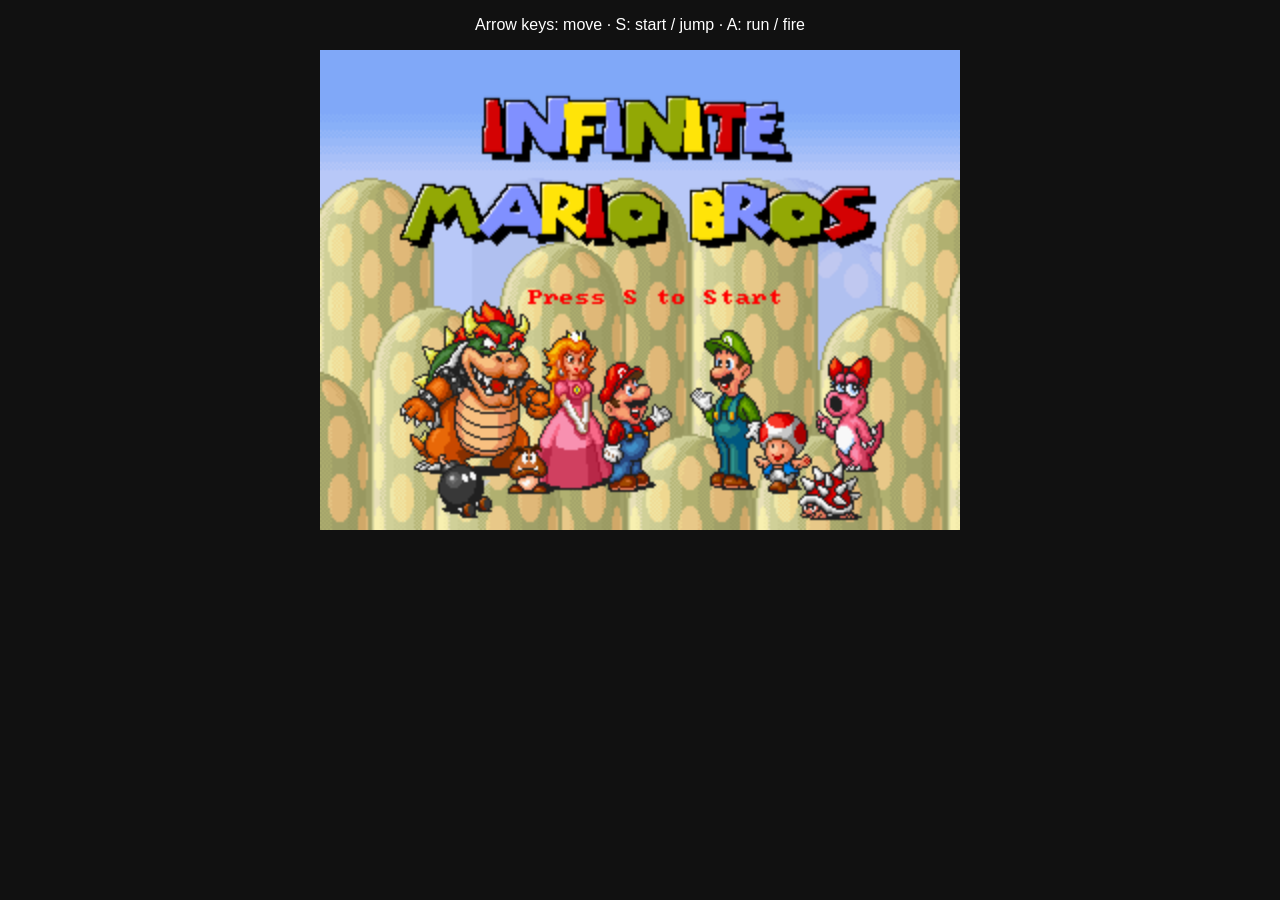
<file: games/infinite-mario/index.html>
<!DOCTYPE html>
<html>
	<head>
		<title>Infinite Mario - JavaScript</title>
	<meta name="viewport" content="width=device-width, initial-scale=1"><style>body{margin:0;background:#111;color:white;text-align:center;font:16px sans-serif}canvas{max-width:100%;height:auto;image-rendering:pixelated}</style></head>
	<body><p>Arrow keys: move · S: start / jump · A: run / fire</p>
		<canvas id="canvas" width="640" height="480">
			<p>Your browser does not support the canvas element.</p>
		</canvas>

        <!-- Enjine Includes -->
        <script src="Enjine/core.js"></script>
        <script src="Enjine/gameCanvas.js"></script>
        <script src="Enjine/keyboardInput.js"></script>
        <script src="Enjine/resources.js"></script>
        <script src="Enjine/drawable.js"></script>
        <script src="Enjine/state.js"></script>
        <script src="Enjine/gameTimer.js"></script>
        <script src="Enjine/camera.js"></script>
        <script src="Enjine/drawableManager.js"></script>
        <script src="Enjine/sprite.js"></script>
        <script src="Enjine/spriteFont.js"></script>
        <script src="Enjine/frameSprite.js"></script>
        <script src="Enjine/animatedSprite.js"></script>
        <script src="Enjine/collideable.js"></script>
        <script src="Enjine/application.js"></script>

        <!-- Actual game code -->
        <script src="code/setup.js"></script>
        <script src="code/spriteCuts.js"></script>
        <script src="code/level.js"></script>
        <script src="code/backgroundGenerator.js"></script>
        <script src="code/backgroundRenderer.js"></script>
        <script src="code/improvedNoise.js"></script>
        <script src="code/notchSprite.js"></script>
        <script src="code/character.js"></script>
        <script src="code/levelRenderer.js"></script>
        <script src="code/levelGenerator.js"></script>
        <script src="code/spriteTemplate.js"></script>
        <script src="code/enemy.js"></script>
        <script src="code/fireball.js"></script>
        <script src="code/sparkle.js"></script>
        <script src="code/coinAnim.js"></script>
        <script src="code/mushroom.js"></script>
		<script src="code/particle.js"></script>
		<script src="code/fireFlower.js"></script>
        <script src="code/bulletBill.js"></script>
        <script src="code/flowerEnemy.js"></script>
        <script src="code/shell.js"></script>

        <script src="code/titleState.js"></script>
        <script src="code/loadingState.js"></script>
        <script src="code/loseState.js"></script>
        <script src="code/winState.js"></script>
        <script src="code/mapState.js"></script>
        <script src="code/levelState.js"></script>

        <script src="code/music.js"></script>

        <script>new Enjine.Application().Initialize(new Mario.LoadingState(), 320, 240);</script>
	</body>
</html>
</file>
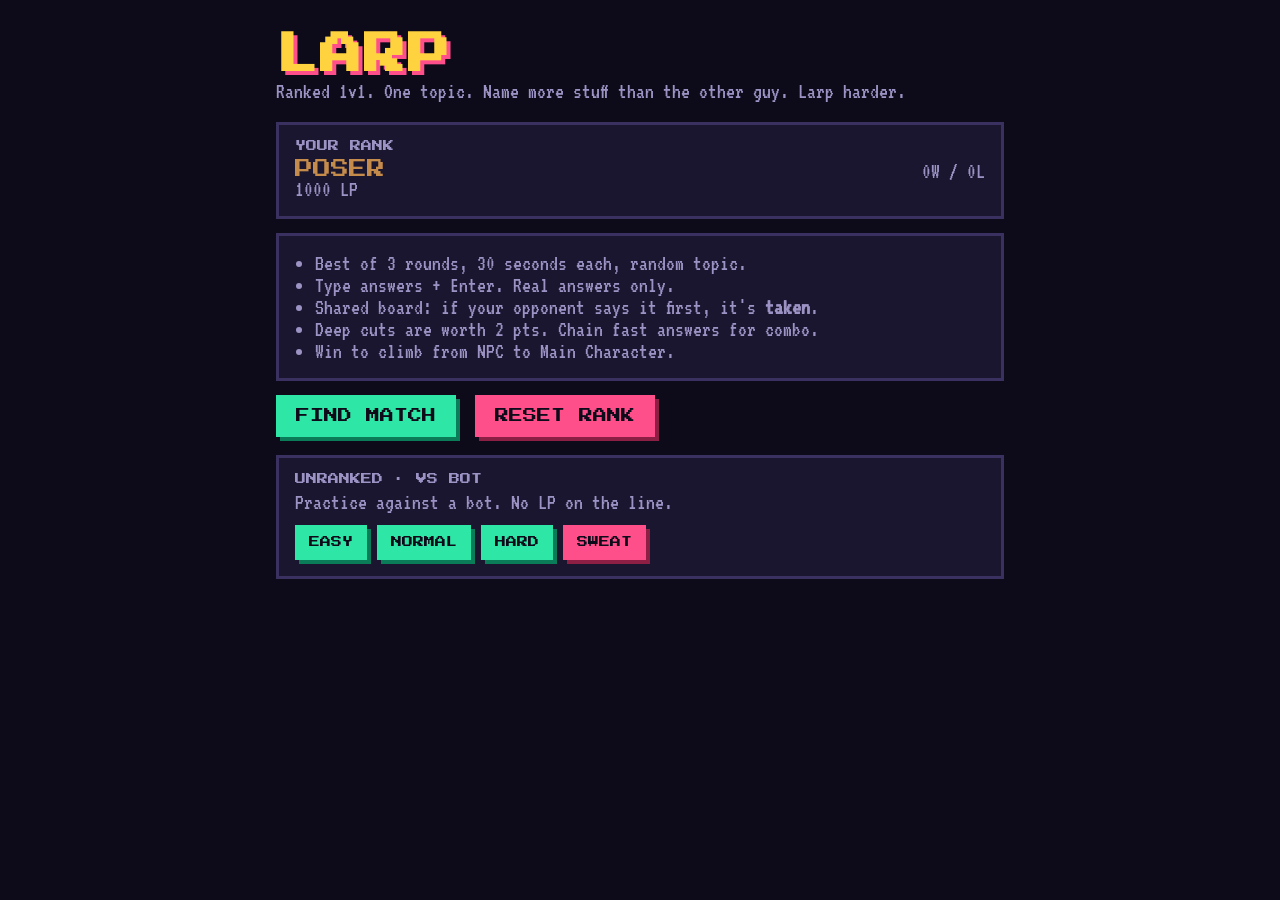
<file: games/larp/index.html>
<!doctype html>
<html lang="en">
<head>
<meta charset="utf-8">
<meta name="viewport" content="width=device-width, initial-scale=1">
<title>Larp</title>
<link rel="stylesheet" href="https://fonts.googleapis.com/css2?family=Press+Start+2P&family=VT323&display=swap">
<style>
:root{--bg:#0d0b1a;--panel:#1a1630;--line:#3a3160;--ink:#f3eefe;--dim:#9c93c4;--you:#2ee6a6;--opp:#ff4f8b;--gold:#ffd23f}
*{box-sizing:border-box}
body{margin:0;background:var(--bg);color:var(--ink);font-family:'VT323',monospace;font-size:22px;min-height:100vh;display:flex;justify-content:center}
.app{width:100%;max-width:760px;padding:16px}
h1,h2,.px{font-family:'Press Start 2P',monospace}
h1{font-size:42px;margin:18px 0 4px;color:var(--gold);text-shadow:4px 4px 0 var(--opp);letter-spacing:2px}
.sub{color:var(--dim);margin:0 0 20px}
.card{background:var(--panel);border:3px solid var(--line);padding:16px;margin-bottom:14px}
.btn{font-family:'Press Start 2P',monospace;font-size:14px;background:var(--you);color:#0d0b1a;border:0;padding:14px 20px;cursor:pointer;box-shadow:4px 4px 0 #0a7d58}
.btn:active{transform:translate(2px,2px);box-shadow:2px 2px 0 #0a7d58}
.btn.alt{background:var(--opp);box-shadow:4px 4px 0 #8d1f45}
.rank{display:flex;align-items:center;gap:14px}
.badge{font-family:'Press Start 2P',monospace;font-size:12px;padding:8px 10px;border:2px solid currentColor}
.hidden{display:none!important}
.bot-row{display:flex;flex-wrap:wrap;gap:10px}
.btn.bot{font-size:11px;padding:12px 14px}
.vs{display:grid;grid-template-columns:1fr auto 1fr;gap:10px;align-items:center;text-align:center}
.vs .name{font-family:'Press Start 2P',monospace;font-size:12px}
.vs .score{font-family:'Press Start 2P',monospace;font-size:28px;margin-top:6px}
.you{color:var(--you)}.opp{color:var(--opp)}
.topic{font-family:'Press Start 2P',monospace;font-size:16px;line-height:1.5;text-align:center;color:var(--gold);margin:6px 0}
.timer{height:10px;background:#2a2448;margin:10px 0}
.timer>div{height:100%;background:var(--gold);transition:width .1s linear}
input{width:100%;font-family:'VT323',monospace;font-size:28px;padding:10px 12px;background:#0d0b1a;color:var(--ink);border:3px solid var(--you);outline:none}
.feed{display:grid;grid-template-columns:1fr 1fr;gap:12px;margin-top:12px}
.feed ul{list-style:none;margin:0;padding:0;max-height:240px;overflow:auto}
.feed li{padding:2px 0;animation:pop .25s}
.feed h3{font-family:'Press Start 2P',monospace;font-size:10px;margin:0 0 6px}
.pts{color:var(--gold)}
.flash{min-height:28px;text-align:center;margin-top:8px}
.meter{display:flex;gap:4px;justify-content:center;margin-top:6px}
.meter span{width:14px;height:14px;background:#2a2448}
.meter span.on{background:var(--gold)}
@keyframes pop{from{transform:scale(1.3);opacity:0}to{transform:none;opacity:1}}
.searching{text-align:center;padding:40px 0}
.dots::after{content:'';animation:dots 1s steps(4) infinite}
@keyframes dots{0%{content:''}25%{content:'.'}50%{content:'..'}75%{content:'...'}}
.result{text-align:center}
.result h2{font-size:26px;margin:10px 0}
.delta{font-family:'Press Start 2P',monospace;font-size:18px}
.rules{color:var(--dim);margin:0;padding-left:20px}
.missed{color:var(--dim);font-size:19px}
@media(max-width:520px){h1{font-size:30px}.vs .score{font-size:20px}.topic{font-size:13px}}
</style>
</head>
<body>
<div class="app">
  <h1>LARP</h1>
  <p class="sub">Ranked 1v1. One topic. Name more stuff than the other guy. Larp harder.</p>

  <!-- MENU -->
  <section id="menu">
    <div class="card rank">
      <div>
        <div class="px" style="font-size:11px;color:var(--dim)">YOUR RANK</div>
        <div id="rankName" class="px" style="font-size:18px;margin-top:8px"></div>
        <div id="rankElo" style="color:var(--dim)"></div>
      </div>
      <div style="margin-left:auto;text-align:right;color:var(--dim)" id="record"></div>
    </div>
    <div class="card">
      <ul class="rules">
        <li>Best of 3 rounds, 30 seconds each, random topic.</li>
        <li>Type answers + Enter. Real answers only.</li>
        <li>Shared board: if your opponent says it first, it's <b>taken</b>.</li>
        <li>Deep cuts are worth 2 pts. Chain fast answers for combo.</li>
        <li>Win to climb from NPC to Main Character.</li>
      </ul>
    </div>
    <button class="btn" id="queueBtn">FIND MATCH</button>
    <button class="btn alt" id="resetBtn" style="margin-left:10px">RESET RANK</button>
    <div class="card" style="margin-top:18px">
      <div class="px" style="font-size:11px;color:var(--dim)">UNRANKED · VS BOT</div>
      <div style="color:var(--dim);margin:6px 0 12px">Practice against a bot. No LP on the line.</div>
      <div class="bot-row">
        <button class="btn bot" data-bot="easy">EASY</button>
        <button class="btn bot" data-bot="normal">NORMAL</button>
        <button class="btn bot" data-bot="hard">HARD</button>
        <button class="btn bot alt" data-bot="sweat">SWEAT</button>
      </div>
    </div>
  </section>

  <!-- SEARCHING -->
  <section id="search" class="hidden">
    <div class="card searching">
      <div class="px" style="font-size:14px">SEARCHING FOR OPPONENT<span class="dots"></span></div>
      <div style="color:var(--dim);margin-top:12px" id="searchInfo"></div>
    </div>
  </section>

  <!-- MATCH -->
  <section id="match" class="hidden">
    <div class="card vs">
      <div><div class="name you" id="youName">YOU</div><div class="score you" id="youScore">0</div><div class="meter" id="youRounds"></div></div>
      <div class="px" style="font-size:12px;color:var(--dim)" id="roundLbl">R1</div>
      <div><div class="name opp" id="oppName">BOT</div><div class="score opp" id="oppScore">0</div><div class="meter" id="oppRounds"></div></div>
    </div>
    <div class="card">
      <div class="px" style="font-size:10px;color:var(--dim);text-align:center">NAME AS MANY AS YOU CAN</div>
      <div class="topic" id="topic"></div>
      <div class="timer"><div id="bar"></div></div>
      <input id="answer" autocomplete="off" autocapitalize="off" spellcheck="false" placeholder="type and press Enter">
      <div class="flash" id="flash"></div>
      <div class="feed">
        <div><h3 class="you">YOU</h3><ul id="youList"></ul></div>
        <div><h3 class="opp" id="oppHdr">OPP</h3><ul id="oppList"></ul></div>
      </div>
    </div>
  </section>

  <!-- RESULT -->
  <section id="result" class="hidden">
    <div class="card result">
      <h2 id="resTitle"></h2>
      <div id="resScore" style="color:var(--dim)"></div>
      <div class="delta" id="resDelta" style="margin:16px 0"></div>
      <div id="resRank"></div>
    </div>
    <button class="btn" id="againBtn">QUEUE AGAIN</button>
    <button class="btn alt" id="menuBtn" style="margin-left:10px">MENU</button>
  </section>
</div>

<script>
// ---------- TOPICS ----------
// Each answer: "canonical|alias|alias". Second half of each list = deep cuts (2 pts).
const TOPICS = {
  "Countries in Europe": "france|germany|italy|spain|portugal|uk|united kingdom|england|ireland|netherlands|holland|belgium|switzerland|austria|poland|sweden|norway|denmark|finland|greece|ukraine|russia|czech republic|czechia|hungary|romania|croatia|serbia|bulgaria|iceland|slovakia|slovenia|estonia|latvia|lithuania|belarus|moldova|albania|montenegro|north macedonia|macedonia|bosnia|bosnia and herzegovina|kosovo|luxembourg|liechtenstein|monaco|andorra|san marino|vatican|vatican city|malta|cyprus",
  "Pokemon": "pikachu|charizard|bulbasaur|squirtle|charmander|mewtwo|mew|eevee|snorlax|gengar|jigglypuff|psyduck|magikarp|gyarados|lucario|greninja|dragonite|onix|meowth|togepi|vaporeon|jolteon|flareon|umbreon|espeon|sylveon|blastoise|venusaur|ivysaur|wartortle|charmeleon|raichu|machamp|alakazam|abra|kadabra|geodude|golem|lapras|ditto|arcanine|growlithe|ninetales|vulpix|rayquaza|groudon|kyogre|garchomp|blaziken|sceptile|swampert|metagross|tyranitar|scizor|scyther|lugia|ho-oh|hooh|celebi|jirachi|deoxys|arceus|darkrai|zekrom|reshiram|kyurem|mimikyu|wooper|slowpoke|cubone|marowak|porygon|chansey|blissey|wobbuffet|sableye|spheal|bidoof|klefki|dunsparce",
  "NBA Players (any era)": "lebron james|lebron|michael jordan|jordan|kobe bryant|kobe|stephen curry|steph curry|curry|kevin durant|durant|shaquille o'neal|shaq|magic johnson|larry bird|tim duncan|kareem abdul-jabbar|kareem|giannis antetokounmpo|giannis|nikola jokic|jokic|luka doncic|luka|james harden|harden|russell westbrook|westbrook|kawhi leonard|kawhi|anthony davis|dwyane wade|wade|dirk nowitzki|dirk|allen iverson|iverson|chris paul|kyrie irving|kyrie|jayson tatum|tatum|joel embiid|embiid|victor wembanyama|wemby|ja morant|damian lillard|dame|anthony edwards|ant|devin booker|booker|jimmy butler|paul george|klay thompson|draymond green|draymond|kevin garnett|kg|paul pierce|ray allen|hakeem olajuwon|hakeem|patrick ewing|charles barkley|barkley|scottie pippen|pippen|dennis rodman|rodman|bill russell|wilt chamberlain|wilt|karl malone|john stockton|stockton|vince carter|tracy mcgrady|t-mac|steve nash|nash|yao ming|derrick rose|carmelo anthony|melo|manu ginobili|tony parker|pau gasol|blake griffin|kevin love|rajon rondo|alperen sengun|tyrese haliburton|shai gilgeous-alexander|sga|zion williamson|zion|trae young|donovan mitchell|jalen brunson|brunson|lamelo ball|lonzo ball|muggsy bogues|spud webb|manute bol|steve kerr|robert horry|dikembe mutombo|mutombo|alonzo mourning|reggie miller|gary payton|penny hardaway",
  "Fast Food Chains": "mcdonalds|mcdonald's|burger king|wendys|wendy's|kfc|taco bell|subway|chick-fil-a|chick fil a|popeyes|chipotle|five guys|in-n-out|in n out|domino's|dominos|pizza hut|papa johns|papa john's|little caesars|sonic|arbys|arby's|dairy queen|jack in the box|carls jr|carl's jr|hardees|hardee's|white castle|wingstop|panda express|panera|panera bread|shake shack|whataburger|culvers|culver's|raising canes|raising cane's|canes|jersey mikes|jersey mike's|jimmy johns|jimmy john's|del taco|qdoba|zaxbys|zaxby's|bojangles|el pollo loco|church's chicken|krystal|checkers|rallys|steak n shake|long john silvers|a&w|nandos|nando's|greggs|tim hortons|dunkin|starbucks|firehouse subs|potbelly|moes|moe's|wienerschnitzel|cook out|cookout|portillos|portillo's|freddys|freddy's|smashburger|habit burger|the habit|fatburger|wahoo's|baja fresh|captain d's|golden chick",
  "Things you find in a kitchen": "fridge|refrigerator|oven|stove|microwave|toaster|sink|knife|fork|spoon|plate|bowl|cup|mug|pan|pot|spatula|whisk|blender|kettle|dishwasher|cutting board|colander|ladle|tongs|freezer|cabinet|counter|countertop|sponge|dish soap|napkins|paper towels|oven mitt|apron|grater|peeler|rolling pin|measuring cup|measuring spoons|can opener|bottle opener|corkscrew|trash can|garbage can|salt|pepper|spice rack|coffee maker|air fryer|rice cooker|slow cooker|crock pot|instant pot|food processor|mixer|stand mixer|mortar and pestle|zester|mandoline|baking sheet|muffin tin|cast iron|wok|dutch oven|strainer|sieve|thermometer|timer|trivet|tupperware|aluminum foil|plastic wrap|cling film|ziploc|bread box|lazy susan|pizza cutter|garlic press|salad spinner|egg timer|butter dish|range hood|backsplash",
  "Video Game Franchises": "mario|super mario|zelda|legend of zelda|pokemon|call of duty|cod|minecraft|fortnite|halo|grand theft auto|gta|fifa|ea fc|madden|2k|nba 2k|sonic|metroid|kirby|donkey kong|street fighter|mortal kombat|tekken|final fantasy|kingdom hearts|resident evil|silent hill|metal gear|assassin's creed|assassins creed|far cry|battlefield|apex legends|overwatch|league of legends|valorant|counter-strike|cs|dota|the sims|sims|animal crossing|splatoon|smash bros|super smash bros|tetris|pac-man|pacman|god of war|uncharted|the last of us|spider-man|spiderman|elden ring|dark souls|fallout|elder scrolls|skyrim|doom|portal|half-life|bioshock|borderlands|destiny|gears of war|red dead|red dead redemption|persona|dragon quest|fire emblem|xenoblade|star fox|f-zero|pikmin|earthbound|mother|castlevania|mega man|megaman|contra|bomberman|crash bandicoot|spyro|ratchet and clank|jak and daxter|sly cooper|hitman|tomb raider|devil may cry|bayonetta|yakuza|like a dragon|monster hunter|ace attorney|katamari|banjo-kazooie|banjo kazooie|rayman|prince of persia|splinter cell|rainbow six|saints row|burnout|need for speed|gran turismo|forza|wipeout|kingdom come|stardew valley|terraria|hollow knight|undertale",
  "Dog Breeds": "labrador|lab|golden retriever|german shepherd|bulldog|poodle|beagle|rottweiler|husky|siberian husky|dachshund|chihuahua|pug|boxer|corgi|shih tzu|pomeranian|great dane|doberman|border collie|french bulldog|frenchie|yorkie|yorkshire terrier|maltese|pitbull|pit bull|chow chow|shiba inu|shiba|australian shepherd|aussie|cocker spaniel|bernese mountain dog|saint bernard|st bernard|mastiff|greyhound|whippet|dalmatian|akita|malamute|alaskan malamute|samoyed|bichon frise|bichon|basset hound|bloodhound|cavalier king charles|havanese|newfoundland|papillon|schnauzer|weimaraner|vizsla|rhodesian ridgeback|shar pei|basenji|borzoi|afghan hound|irish wolfhound|bull terrier|jack russell|jack russell terrier|cane corso|great pyrenees|keeshond|leonberger|lhasa apso|pekingese|puli|komondor|xoloitzcuintli|xolo|saluki|chinese crested|norwegian elkhound|portuguese water dog|bedlington terrier|dogo argentino|belgian malinois|malinois|kelpie|catahoula",
  "Planets, moons & space stuff": "earth|mars|venus|mercury|jupiter|saturn|uranus|neptune|pluto|sun|moon|asteroid|comet|meteor|black hole|galaxy|milky way|star|nebula|supernova|andromeda|io|europa|ganymede|callisto|titan|enceladus|phobos|deimos|triton|charon|ceres|eris|makemake|haumea|quasar|pulsar|neutron star|white dwarf|red giant|kuiper belt|oort cloud|asteroid belt|exoplanet|proxima centauri|alpha centauri|betelgeuse|sirius|polaris|vega|rigel|orion|big dipper|ursa major|halley's comet|halleys comet|dark matter|dark energy|wormhole|event horizon|magnetar|brown dwarf|sagittarius a*|sagittarius a|oberon|miranda|titania|mimas|iapetus|rhea|dione|hyperion|sedna|arrokoth",
  "Brainrot / Internet slang": "rizz|skibidi|gyatt|sigma|ohio|fanum tax|mewing|bussin|no cap|cap|bet|sus|slay|delulu|aura|aura farming|npc|main character|mog|mogging|looksmaxxing|goat|based|cringe|ratio|w|l|fr|ong|on god|lowkey|highkey|bruh|yeet|vibe|vibe check|ate|mid|bffr|its giving|it's giving|ick|simp|stan|glaze|glazing|cooked|we're cooked|crash out|tweaking|opps|alpha|beta|edging|chat|unc|chopped|six seven|67|sybau|gooning|brainrot|touch grass|let him cook|caught in 4k|pookie|skill issue|copium|hopium|ragebait|yap|yapping|larp|larping|grindset|zesty|oomf|irl|tbh|ong fr|griddy|blud|mandem|ts|pmo|icl|tuff|dawg|big back|zaza",
  "Marvel Characters": "iron man|tony stark|spider-man|spiderman|peter parker|captain america|steve rogers|thor|hulk|bruce banner|black widow|natasha|hawkeye|thanos|loki|black panther|t'challa|doctor strange|scarlet witch|wanda|vision|ant-man|ant man|wasp|captain marvel|carol danvers|groot|rocket|star-lord|starlord|gamora|drax|nebula|deadpool|wolverine|logan|magneto|professor x|charles xavier|storm|cyclops|jean grey|rogue|gambit|beast|venom|green goblin|doctor octopus|doc ock|ultron|nick fury|falcon|winter soldier|bucky|daredevil|punisher|moon knight|ms marvel|kamala khan|shang-chi|she-hulk|silver surfer|galactus|mephisto|kang|red skull|mysterio|electro|vulture|sandman|kraven|rhino|lizard|morbius|carnage|blade|ghost rider|namor|ironheart|squirrel girl|howard the duck|beta ray bill|adam warlock|the watcher|uatu|nightcrawler|colossus|psylocke|cable|domino|juggernaut|mister sinister|apocalypse|sentry|yondu|kraglin|mantis|korg|valkyrie|hela|surtur",
  "Car Brands": "toyota|honda|ford|chevrolet|chevy|bmw|mercedes|mercedes-benz|audi|tesla|nissan|hyundai|kia|volkswagen|vw|subaru|mazda|lexus|jeep|dodge|ram|gmc|cadillac|buick|lincoln|chrysler|porsche|ferrari|lamborghini|maserati|bentley|rolls-royce|rolls royce|aston martin|mclaren|bugatti|jaguar|land rover|range rover|volvo|mini|fiat|alfa romeo|peugeot|renault|citroen|skoda|seat|genesis|acura|infiniti|mitsubishi|suzuki|polestar|rivian|lucid|koenigsegg|pagani|lotus|byd|nio|geely|lada|dacia|opel|vauxhall|saab|pontiac|oldsmobile|plymouth|saturn|hummer|scion|mercury|delorean|tata|mahindra|proton|holden|cupra|smart|rimac",
  "Things that are yellow": "banana|sun|lemon|corn|cheese|school bus|taxi|bee|duckling|rubber duck|pikachu|spongebob|minion|minions|the simpsons|simpsons|homer simpson|butter|mustard|egg yolk|yolk|sunflower|dandelion|canary|pineapple|gold|highlighter|post-it|post it note|caution tape|smiley face|emoji|tennis ball|pencil|banana split|lemonade|chick|daffodil|traffic light|big bird|tweety|pac-man|pacman|mac and cheese|popcorn|corn dog|starburst|peeps|squash|yellow pepper|bell pepper|sulfur|goldfinch|bumblebee|hard hat|raincoat|caution sign|mango|grapefruit|cornbread|custard|turmeric|saffron|quince|canola|buttercup|marigold|forsythia|goldenrod|yellowjacket|yellow jacket|lab|golden retriever|hufflepuff|yellow card|livestrong|ikea|shell|dhl|mcdonalds arches|nascar",
};
const TOPIC_NAMES = Object.keys(TOPICS);

const norm = s => s.toLowerCase().replace(/&/g,"and").replace(/[^a-z0-9*]/g,"");

// Build each topic into a lookup: key -> group id. Aliases share a group.
// Groups are formed by treating consecutive entries listed right after one another as separate,
// so we use a hand-built alias map instead: any entry in ALIAS joins its canonical.
const ALIAS = {
  "united kingdom":"uk","england":"uk","holland":"netherlands","czechia":"czech republic","macedonia":"north macedonia","bosnia and herzegovina":"bosnia","vatican city":"vatican",
  "hooh":"ho-oh",
  "lebron":"lebron james","jordan":"michael jordan","kobe":"kobe bryant","steph curry":"stephen curry","curry":"stephen curry","durant":"kevin durant","shaq":"shaquille o'neal","kareem":"kareem abdul-jabbar","giannis":"giannis antetokounmpo","jokic":"nikola jokic","luka":"luka doncic","harden":"james harden","westbrook":"russell westbrook","kawhi":"kawhi leonard","wade":"dwyane wade","dirk":"dirk nowitzki","iverson":"allen iverson","kyrie":"kyrie irving","tatum":"jayson tatum","embiid":"joel embiid","wemby":"victor wembanyama","dame":"damian lillard","ant":"anthony edwards","booker":"devin booker","draymond":"draymond green","kg":"kevin garnett","hakeem":"hakeem olajuwon","barkley":"charles barkley","pippen":"scottie pippen","rodman":"dennis rodman","wilt":"wilt chamberlain","stockton":"john stockton","t-mac":"tracy mcgrady","nash":"steve nash","melo":"carmelo anthony","sga":"shai gilgeous-alexander","zion":"zion williamson","brunson":"jalen brunson","mutombo":"dikembe mutombo",
  "mcdonald's":"mcdonalds","wendy's":"wendys","chick fil a":"chick-fil-a","in n out":"in-n-out","dominos":"domino's","papa john's":"papa johns","arby's":"arbys","carl's jr":"carls jr","hardee's":"hardees","panera bread":"panera","culver's":"culvers","raising cane's":"raising canes","canes":"raising canes","jersey mike's":"jersey mikes","jimmy john's":"jimmy johns","zaxby's":"zaxbys","nando's":"nandos","moe's":"moes","cookout":"cook out","portillo's":"portillos","freddy's":"freddys","the habit":"habit burger",
  "refrigerator":"fridge","countertop":"counter","garbage can":"trash can","crock pot":"slow cooker","cling film":"plastic wrap","sieve":"strainer",
  "super mario":"mario","legend of zelda":"zelda","cod":"call of duty","gta":"grand theft auto","ea fc":"fifa","nba 2k":"2k","assassins creed":"assassin's creed","cs":"counter-strike","sims":"the sims","super smash bros":"smash bros","pacman":"pac-man","spiderman":"spider-man","red dead redemption":"red dead","skyrim":"elder scrolls","mother":"earthbound","megaman":"mega man","like a dragon":"yakuza","banjo kazooie":"banjo-kazooie",
  "lab":"labrador","siberian husky":"husky","frenchie":"french bulldog","yorkshire terrier":"yorkie","pit bull":"pitbull","shiba":"shiba inu","aussie":"australian shepherd","st bernard":"saint bernard","alaskan malamute":"malamute","bichon":"bichon frise","jack russell terrier":"jack russell","xolo":"xoloitzcuintli","malinois":"belgian malinois",
  "halleys comet":"halley's comet","sagittarius a":"sagittarius a*","ursa major":"big dipper",
  "cap":"no cap","aura farming":"aura","mogging":"mog","we're cooked":"cooked","on god":"ong","ong fr":"ong","it's giving":"its giving","glazing":"glaze","yapping":"yap","larping":"larp","67":"six seven",
  "tony stark":"iron man","spiderman":"spider-man","peter parker":"spider-man","steve rogers":"captain america","bruce banner":"hulk","natasha":"black widow","t'challa":"black panther","wanda":"scarlet witch","ant man":"ant-man","carol danvers":"captain marvel","starlord":"star-lord","logan":"wolverine","charles xavier":"professor x","doc ock":"doctor octopus","bucky":"winter soldier","kamala khan":"ms marvel","uatu":"the watcher",
  "chevy":"chevrolet","mercedes-benz":"mercedes","vw":"volkswagen","rolls royce":"rolls-royce",
  "post it note":"post-it","rubber duck":"duckling","minions":"minion","simpsons":"the simpsons","yolk":"egg yolk","yellow jacket":"yellowjacket","bell pepper":"yellow pepper",
};

function buildTopic(name){
  const raw = TOPICS[name].split("|");
  const canon = [...new Set(raw.map(r => ALIAS[r] || r))];
  const half = Math.floor(canon.length * 0.5);
  const groups = canon.map((c,i) => ({ label:c, pts: i >= half ? 2 : 1, idx:i }));
  const byLabel = Object.fromEntries(groups.map(g => [g.label, g]));
  const lookup = {};
  raw.forEach(r => { lookup[norm(r)] = byLabel[ALIAS[r] || r]; });
  return { name, groups, lookup };
}

// fuzzy: allow 1 typo for words >= 6 chars
function lev(a,b){ if(Math.abs(a.length-b.length)>1) return 9; const d=[...Array(b.length+1).keys()];
  for(let i=1;i<=a.length;i++){ let p=d[0]; d[0]=i; for(let j=1;j<=b.length;j++){ const t=d[j]; d[j]=Math.min(d[j]+1,d[j-1]+1,p+(a[i-1]===b[j-1]?0:1)); p=t; } } return d[b.length]; }
function match(topic, text){
  const n = norm(text); if(!n) return null;
  if(topic.lookup[n]) return topic.lookup[n];
  if(n.length >= 6) for(const k in topic.lookup) if(lev(n,k) <= 1) return topic.lookup[k];
  return null;
}

// ---------- RANK ----------
const TIERS = [
  {min:0,    name:"NPC",            color:"#8a8a8a"},
  {min:900,  name:"POSER",          color:"#c58b4b"},
  {min:1050, name:"LARPER",         color:"#2ee6a6"},
  {min:1200, name:"METHOD ACTOR",   color:"#4fb3ff"},
  {min:1350, name:"DELULU",         color:"#c86bff"},
  {min:1500, name:"MAIN CHARACTER", color:"#ffd23f"},
];
const tierOf = e => [...TIERS].reverse().find(t => e >= t.min);
const store = {
  get(){ try { return JSON.parse(localStorage.getItem("larp.profile")) || {elo:1000,w:0,l:0}; } catch { return {elo:1000,w:0,l:0}; } },
  set(p){ try { localStorage.setItem("larp.profile", JSON.stringify(p)); } catch {} },
};
let profile = store.get();

const BOT_NAMES = ["xX_Larpmaster_Xx","sigmaGrindset","npc_4417","DeluluDan","mewingMike","touchgrassplz","AuraFarmer","rizzlord","unc_status","chopped_chad","ohio_final_boss","yapQueen","certified_glazer","copium_dealer","skillissue99"];

// ---------- UI ----------
const $ = id => document.getElementById(id);
const show = id => ["menu","search","match","result"].forEach(s => $(s).classList.toggle("hidden", s !== id));

function renderMenu(){
  const t = tierOf(profile.elo);
  $("rankName").textContent = t.name; $("rankName").style.color = t.color;
  $("rankElo").textContent = profile.elo + " LP";
  $("record").innerHTML = `${profile.w}W / ${profile.l}L`;
  show("menu");
}

// ---------- MATCH ----------
const ROUND_TIME = 30, ROUNDS_TO_WIN = 2;
let M = null;

function queue(){
  show("search");
  const oppElo = Math.max(700, profile.elo + Math.round((Math.random()-0.5)*160));
  const name = BOT_NAMES[Math.floor(Math.random()*BOT_NAMES.length)];
  $("searchInfo").textContent = "Range: " + (profile.elo-100) + "–" + (profile.elo+100) + " LP";
  setTimeout(() => {
    $("searchInfo").innerHTML = `Found <b class="opp">${name}</b> · ${tierOf(oppElo).name} · ${oppElo} LP`;
    setTimeout(() => startMatch(name, oppElo), 1200);
  }, 900 + Math.random()*1500);
}

// Unranked bots: skill comes from a fixed rating, LP never changes.
const BOTS = {
  easy:   { name:"LarpBot Easy",   elo:720 },
  normal: { name:"LarpBot Normal", elo:1050 },
  hard:   { name:"LarpBot Hard",   elo:1350 },
  sweat:  { name:"LarpBot Sweat",  elo:1650 },
};
let lastMode = { ranked:true };

function playBot(key){
  lastMode = { ranked:false, bot:key };
  const b = BOTS[key];
  startMatch(b.name, b.elo, true);
}

function startMatch(oppName, oppElo, unranked = false){
  if (!unranked) lastMode = { ranked:true };
  const topics = [...TOPIC_NAMES].sort(() => Math.random()-0.5);
  M = { oppName, oppElo, topics, round:0, youR:0, oppR:0, unranked };
  $("oppName").textContent = oppName.toUpperCase(); $("oppHdr").textContent = oppName.toUpperCase();
  show("match");
  startRound();
}

function meter(el, n){ el.innerHTML = Array.from({length:ROUNDS_TO_WIN},(_,i)=>`<span class="${i<n?"on":""}"></span>`).join(""); }

function startRound(){
  const topic = buildTopic(M.topics[M.round]);
  const R = M.R = { topic, taken:new Map(), you:0, opp:0, t:ROUND_TIME, combo:0, lastHit:0, over:false };
  $("roundLbl").textContent = "R" + (M.round+1);
  $("topic").textContent = topic.name;
  $("youScore").textContent = 0; $("oppScore").textContent = 0;
  $("youList").innerHTML = ""; $("oppList").innerHTML = ""; $("flash").textContent = "";
  meter($("youRounds"), M.youR); meter($("oppRounds"), M.oppR);
  const inp = $("answer"); inp.value = ""; inp.disabled = false; inp.focus();

  // Bot skill: higher elo => faster + knows more deep cuts
  const skill = Math.min(1, Math.max(0.15, (M.oppElo - 700) / 900));
  const pool = topic.groups.filter(g => Math.random() < (g.pts === 1 ? 0.5 + skill*0.4 : 0.1 + skill*0.5)).sort(() => Math.random()-0.5);
  const interval = 3200 - skill*2000; // ms between bot answers
  let bi = 0;
  const botTick = () => {
    if (R.over) return;
    while (bi < pool.length && R.taken.has(pool[bi].label)) bi++;
    if (bi < pool.length) claim("opp", pool[bi++]);
    R.botTimer = setTimeout(botTick, interval * (0.5 + Math.random()));
  };
  R.botTimer = setTimeout(botTick, 1200 + Math.random()*1200);

  const start = performance.now();
  R.clock = setInterval(() => {
    const left = ROUND_TIME - (performance.now()-start)/1000;
    $("bar").style.width = Math.max(0, left/ROUND_TIME*100) + "%";
    if (left <= 0) endRound();
  }, 100);
}

function claim(who, g){
  const R = M.R;
  let pts = g.pts;
  if (who === "you") {
    const now = performance.now();
    R.combo = now - R.lastHit < 3000 ? R.combo + 1 : 1;
    R.lastHit = now;
    if (R.combo >= 3) pts += 1;
  }
  R.taken.set(g.label, who);
  R[who] += pts;
  $(who+"Score").textContent = R[who];
  const li = document.createElement("li");
  li.innerHTML = `${g.label} <span class="pts">+${pts}${g.pts===2?" ★":""}</span>`;
  $(who+"List").prepend(li);
  return pts;
}

function flash(msg, color){ const f=$("flash"); f.textContent=msg; f.style.color=color; }

$("answer").addEventListener("keydown", e => {
  if (e.key !== "Enter" || !M || M.R.over) return;
  const v = e.target.value.trim(); e.target.value = "";
  if (!v) return;
  const g = match(M.R.topic, v);
  if (!g) return flash(`"${v}" — not it. stop capping.`, "var(--opp)");
  const owner = M.R.taken.get(g.label);
  if (owner === "you") return flash("you already said that lol", "var(--dim)");
  if (owner === "opp") return flash(`TAKEN by ${M.oppName}`, "var(--opp)");
  const pts = claim("you", g);
  const c = M.R.combo;
  flash(g.pts===2 ? "DEEP CUT ★ " + (c>=3?`COMBO x${c}`:"") : (c>=3 ? `COMBO x${c} +1` : "nice"), g.pts===2?"var(--gold)":"var(--you)");
});

function endRound(){
  const R = M.R; if (R.over) return;
  R.over = true; clearInterval(R.clock); clearTimeout(R.botTimer);
  $("answer").disabled = true;
  let msg;
  if (R.you > R.opp){ M.youR++; msg = "ROUND WON"; }
  else if (R.opp > R.you){ M.oppR++; msg = "ROUND LOST"; }
  else msg = "DRAW — replay";
  meter($("youRounds"), M.youR); meter($("oppRounds"), M.oppR);
  const missed = R.topic.groups.filter(g => !R.taken.has(g.label)).sort(()=>Math.random()-0.5).slice(0,6).map(g=>g.label);
  $("flash").innerHTML = `<b style="color:${R.you>R.opp?"var(--you)":R.opp>R.you?"var(--opp)":"var(--gold)"}">${msg}</b><div class="missed">nobody said: ${missed.join(", ")}</div>`;
  M.round = (M.round + 1) % M.topics.length;
  setTimeout(() => (M.youR >= ROUNDS_TO_WIN || M.oppR >= ROUNDS_TO_WIN) ? endMatch() : startRound(), 3200);
}

function endMatch(){
  const won = M.youR > M.oppR;
  if (M.unranked) {
    $("resTitle").textContent = won ? "YOU OUT-LARPED THE BOT" : "THE BOT OUT-LARPED YOU";
    $("resTitle").style.color = won ? "var(--you)" : "var(--opp)";
    $("resScore").textContent = `${M.youR} – ${M.oppR} vs ${M.oppName}`;
    $("resDelta").textContent = "UNRANKED";
    $("resDelta").style.color = "var(--dim)";
    $("resRank").textContent = "No LP change.";
    $("againBtn").textContent = "REMATCH";
    show("result");
    return;
  }
  $("againBtn").textContent = "QUEUE AGAIN";
  const exp = 1 / (1 + Math.pow(10, (M.oppElo - profile.elo) / 400));
  const delta = Math.round(40 * ((won?1:0) - exp));
  const before = tierOf(profile.elo);
  profile.elo = Math.max(0, profile.elo + delta);
  won ? profile.w++ : profile.l++;
  store.set(profile);
  const after = tierOf(profile.elo);
  $("resTitle").textContent = won ? "YOU OUT-LARPED THEM" : "YOU GOT OUT-LARPED";
  $("resTitle").style.color = won ? "var(--you)" : "var(--opp)";
  $("resScore").textContent = `${M.youR} – ${M.oppR} vs ${M.oppName}`;
  $("resDelta").textContent = (delta>=0?"+":"") + delta + " LP";
  $("resDelta").style.color = delta>=0 ? "var(--you)" : "var(--opp)";
  const change = after.name !== before.name ? (profile.elo > 0 && after.min > before.min ? " ▲ PROMOTED" : " ▼ DEMOTED") : "";
  $("resRank").innerHTML = `<span class="badge" style="color:${after.color}">${after.name}</span> ${profile.elo} LP${change}`;
  show("result");
}

$("queueBtn").onclick = queue;
$("againBtn").onclick = () => lastMode.ranked ? queue() : playBot(lastMode.bot);
document.querySelectorAll("[data-bot]").forEach(b => b.onclick = () => playBot(b.dataset.bot));
$("menuBtn").onclick = renderMenu;
$("resetBtn").onclick = () => { if (confirm("Reset rank to 1000 LP?")) { profile = {elo:1000,w:0,l:0}; store.set(profile); renderMenu(); } };
renderMenu();
</script>
</body>
</html>
</file>
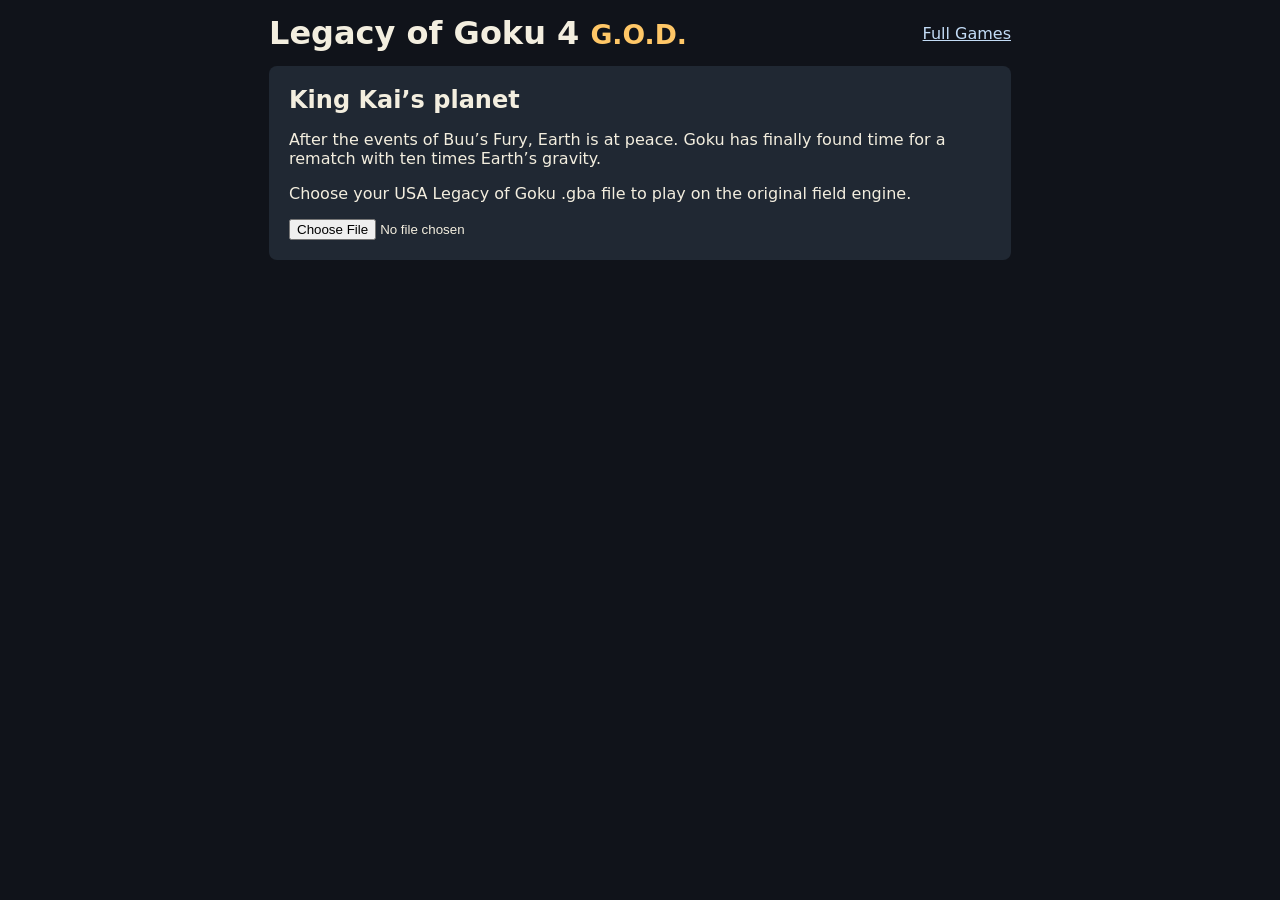
<file: games/legacy-god/index.html>
<!doctype html><html lang="en"><head><meta charset="utf-8"><meta name="viewport" content="width=device-width,initial-scale=1"><title>Legacy of Goku 4 · G.O.D.</title><link rel="stylesheet" href="field.css"></head>
<body><main><header><h1>Legacy of Goku 4 <small>G.O.D.</small></h1><a href="https://lilpit23.github.io/arcade/full-games.html">Full Games</a></header>
<section id="library"><h2>King Kai’s planet</h2><p>After the events of Buu’s Fury, Earth is at peace. Goku has finally found time for a rematch with ten times Earth’s gravity.</p><p id="status" role="status">Checking your cartridge library…</p><input hidden id="file" aria-label="Import The Legacy of Goku USA cartridge" type="file" accept=".gba"><button id="start" hidden>Start training</button></section>
<section id="play" hidden><div id="screen"><div id="game"></div><button id="dialog" hidden><strong id="speaker"></strong><span id="line"></span><b id="advance"></b></button><div id="loading">Traveling to King Kai’s planet…</div></div>
<p id="objective" role="status"></p>
<div id="controls" hidden><label><input id="walk" type="checkbox"> Point and click</label><label><input id="sprint" type="checkbox"> Auto-sprint</label><input id="interact" type="checkbox" hidden><input id="battle" type="checkbox" hidden><button id="replay" hidden>Replay lesson</button></div>
<p class="hint">WASD to move · Shift to sprint · Numpad 4 to punch or talk · Hold and release Numpad 6 for ki</p></section></main><script type="module" src="game.mjs"></script></body></html>
</file>
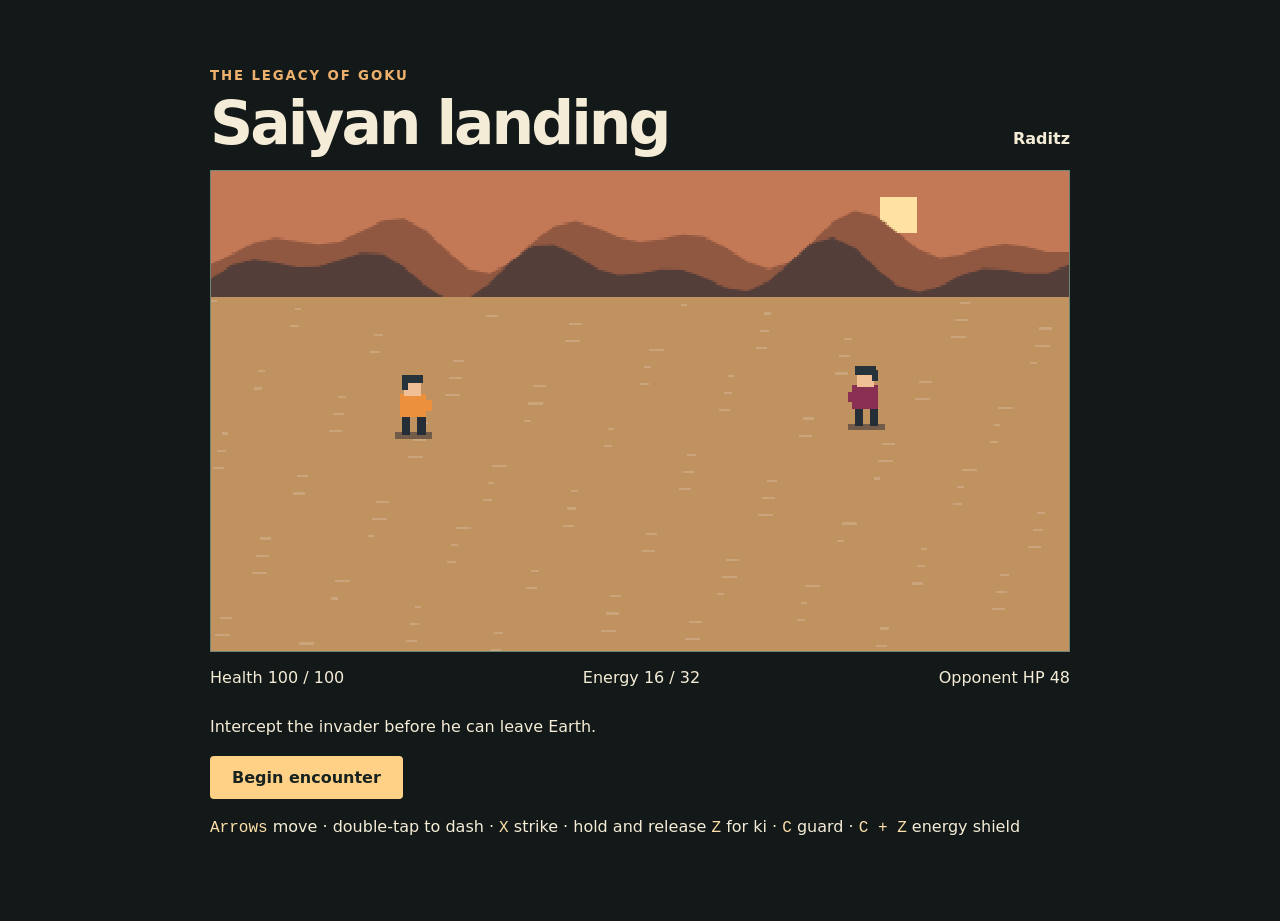
<file: games/legacy-of-goku/index.html>
<!doctype html>
<html lang="en"><meta charset="utf-8"><meta name="viewport" content="width=device-width,initial-scale=1">
<title>Legacy • Campaign</title>
<style>
*{box-sizing:border-box}body{margin:0;background:#121918;color:#f5ecd7;font:16px 'Barlow',system-ui,sans-serif}main{max-width:900px;margin:5vh auto;padding:20px}header,.bars{display:flex;justify-content:space-between;align-items:baseline;gap:16px;flex-wrap:wrap}h1{font-size:clamp(30px,6vw,60px);margin:4px 0 12px;letter-spacing:-.05em}small{font-weight:bold;color:#edb06d;letter-spacing:.14em}canvas{width:100%;image-rendering:pixelated;background:#283a37;border:1px solid #708577}p{line-height:1.55}button{background:#ffd187;color:#182320;border:0;border-radius:4px;padding:12px 22px;font:inherit;font-weight:bold}button:focus-visible{outline:3px solid white}.bars{padding:12px 0;font-variant-numeric:tabular-nums}kbd{color:#ffe0ab}
</style>
<main><small id="arc"></small><header><h1 id="place"></h1><strong id="boss"></strong></header><canvas width="400" height="224" aria-label="Campaign combat arena"></canvas><div class="bars"><span id="health"></span><span id="energy"></span><span id="enemy"></span></div>
<p id="story" aria-live="polite"></p><button id="action">Begin encounter</button>
<p><kbd>Arrows</kbd> move · double-tap to dash · <kbd>X</kbd> strike · hold and release <kbd>Z</kbd> for ki · <kbd>C</kbd> guard · <kbd>C + Z</kbd> energy shield</p></main>
<script type="module" src="play.mjs"></script></html>
</file>
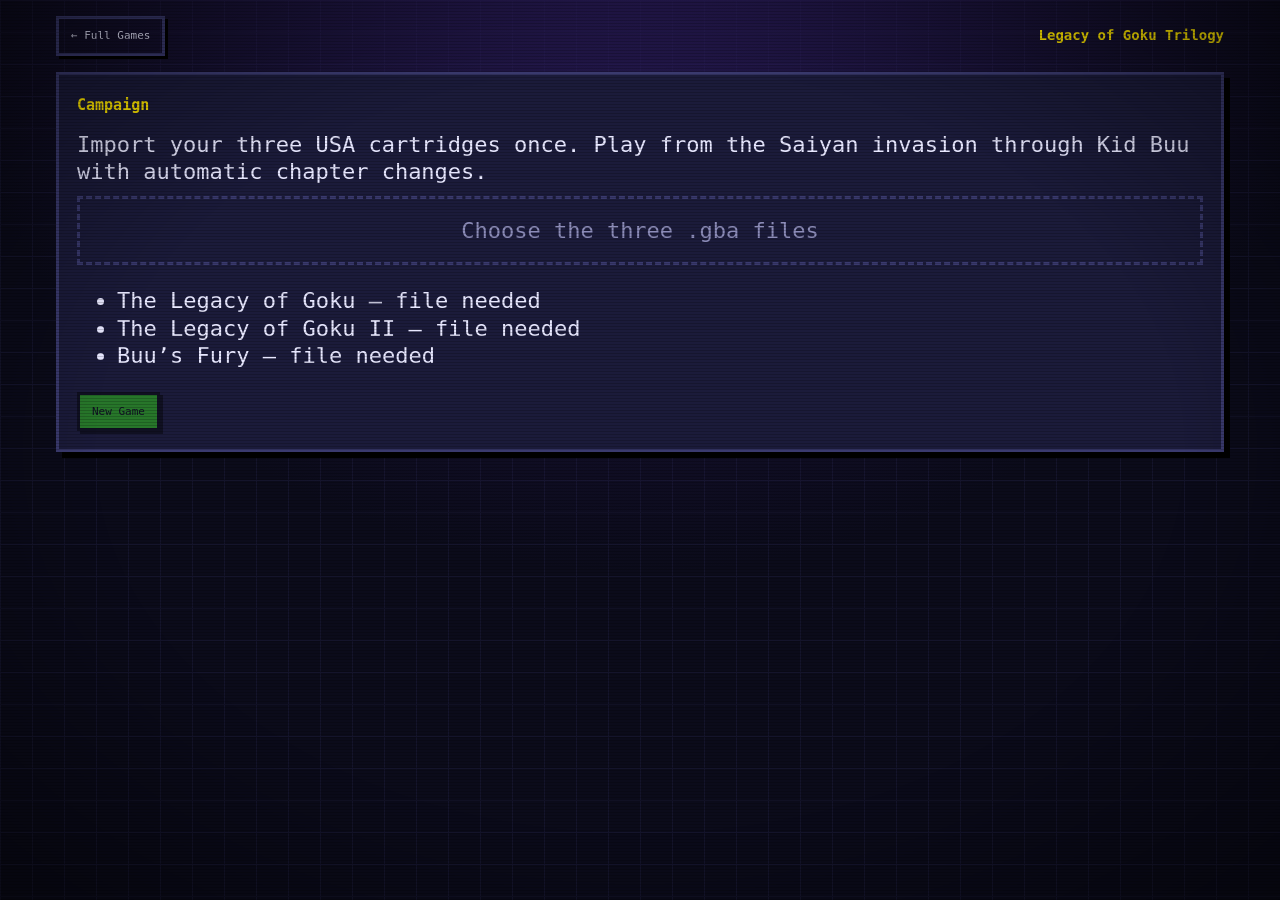
<file: games/legacy-trilogy/index.html>
<!doctype html>
<html lang="en"><head><meta charset="utf-8"><meta name="viewport" content="width=device-width, initial-scale=1">
<title>Legacy of Goku Trilogy | Lilpit Arcade</title><link rel="stylesheet" href="../../css/style.css">
<style>#chapter-screen{display:block;width:100%;height:min(70vh,640px);border:0;background:#101017}#chapter-screen[hidden]{display:none}#message{min-height:1.5em}</style></head>
<body><main class="wrap">
<div class="player-bar"><a class="btn ghost" href="../../full-games.html">← Full Games</a><h1 class="player-title">Legacy of Goku Trilogy</h1></div>
<section class="panel" id="library"><h2>Campaign</h2><p>Import your three USA cartridges once. Play from the Saiyan invasion through Kid Buu with automatic chapter changes.</p>
<label class="file-drop">Choose the three .gba files<input id="files" type="file" accept=".gba" multiple></label><ul id="titles"></ul>
<button class="btn" id="play" disabled>New Game</button></section>
<p id="message" role="status"></p><iframe hidden title="Campaign player" id="chapter-screen" allow="autoplay; fullscreen; gamepad" allowfullscreen></iframe>
<button type="button" id="pause" class="btn ghost" hidden>Save and quit</button>
</main><script type="module" src="campaign.mjs"></script></body></html>
</file>
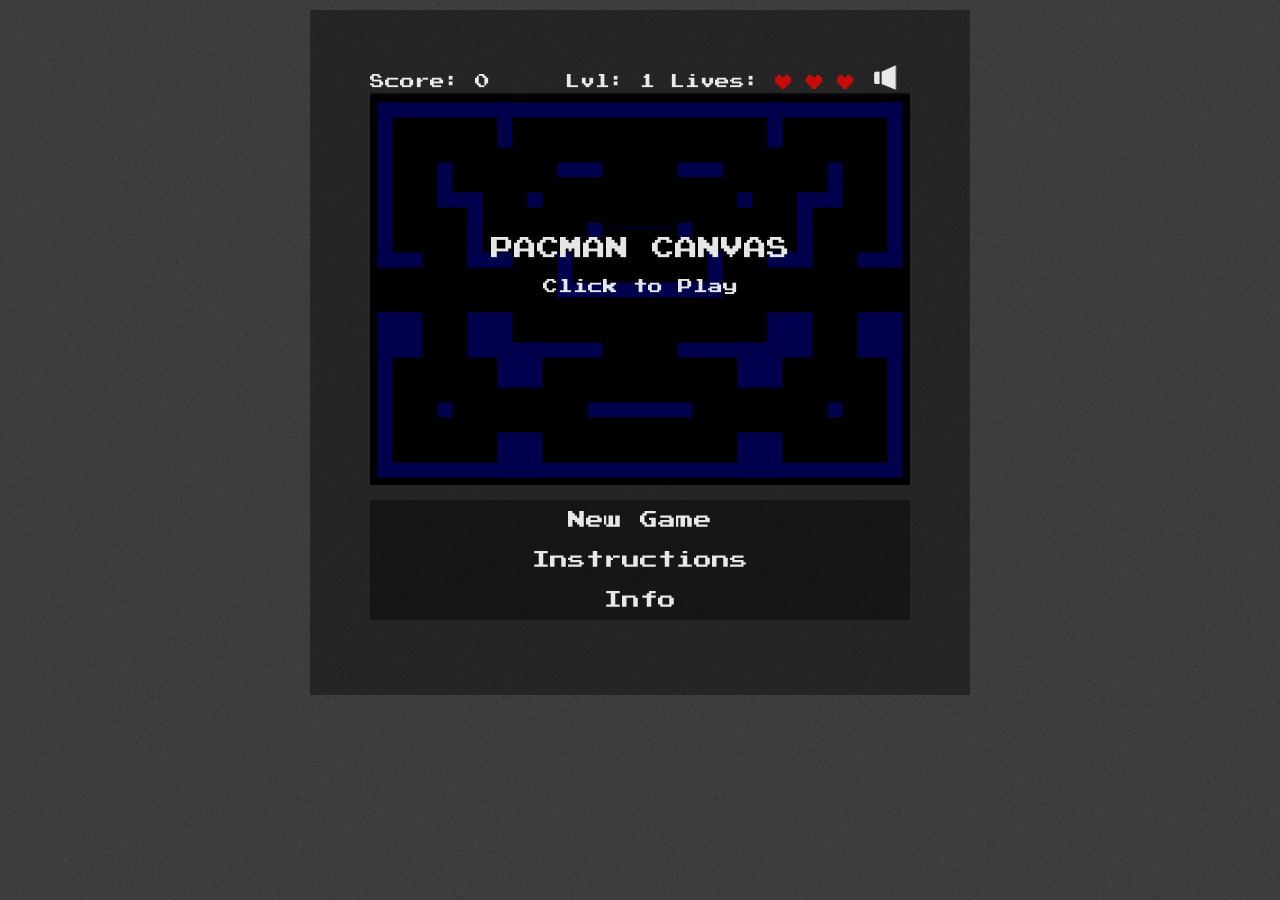
<file: games/pacman-canvas/index.html>
<!DOCTYPE html>

<!--<html lang="en">-->
<html lang="en">
<head>
	<meta charset="utf-8" />
	<title>Pacman in HTML 5 Canvas</title>
	<link rel="stylesheet" href="style.css">
	<link rel="stylesheet" href="pacman-canvas.css">
	


	<!-- SEO Stuff -->
    <meta name="description" content="Play Pacman Canvas for free on your desktop or mobile. This whole game is open source an was created in HTML5." />
    <link rel="canonical" href="http://pacman.platzh1rsch.ch/" />
    <meta name="author" content="platzh1rsch.ch" />
    <meta name="publisher" content="platzh1rsch.ch" />
    <meta name="copyright" content="&copy; Copyright (c) platzh1rsch.ch" />
    <meta name="robots" content="index,follow" />
    <meta http-equiv="content-language" content="de">
    <meta name="language" content="de">
    <meta name="page-topic" content="Games/Arcade" />

    <meta content="National" name="distribution" />
    <meta content="pacman.platzh1rsch.ch" name="target" />

   	<!-- Facebook Open Graph Information -->
	<meta property="og:image" content="http://pacman.platzh1rsch.ch/img/Icon-200x200.png"/>
    <meta property="og:title" content="Pacman Canvas in HTML5" />
	<meta property="og:description" content="Play Pacman Canvas for free on your desktop or mobile. This whole game is open source an was created in HTML5." />
    <meta property="og:url" content="http://pacman.platzh1rsch.ch/" />
    <meta property="og:site_name" content="Pacman Canvas in HTML5" />
	<meta property="og:locale" content="en_US" />

	<!-- site icons -->
	<link rel="shortcut icon" href="img/Icon-130x130.png" />
	<link rel="apple-touch-icon" href="img/Icon-130x130.png" />

    <meta property="og:image" content="http://pacman.platzh1rsch.ch/img/Icon-130x130.png"/>

	<!-- AppsFuel verification code -->
	<meta name="appsfuel_code" content="83d3cedc1050a5c"/>
	
	<!-- Mobile Viewport -->
	<meta name="viewport" content="width=device-width, initial-scale=1, maximum-scale=1, user-scalable=0"/>
	
	<!-- Apple Mobile Web Capability -->
	<meta name="apple-mobile-web-app-capable" content="yes" />
	
	<!-- Script -->
	<script src="js/jquery-1.10.2.min.js" type="text/javascript"></script>
	<script src="js/jquery.hammer.min.js" type="text/javascript"></script>
	
</head>

<body>

<div class="container">
<div class="main">


<!-- Display this message if Javascript is disabled -->
<noscript>
<h2>Enable Javascript!</h2>
<p>This HTML 5 app requires Javascript to run. Please check that Javascript is enabled in your browser.</p>
</noscript>

<!-- Highscore -->
<div class="content" id="highscore-content">
	<div class="button" id="back">&lt; back</div>
	<div>
		<h1>Highscore</h1>
		<p>
			<ol id="highscore-list">
				
			</ol>
		</p>
	</div>
</div>

<!-- INSTRUCTIONS -->
<div class="content" id="instructions-content">
	<div class="button" id="back">&lt; back</div>
	<div>
		<h1>Instructions</h1>
		<div class="nomobile">
			<h2>Controls</h2>
			<p>Use your arrow keys or [W,A,S,D] keys to navigate pacman.</p>
			<p>To pause / resume the game press [SPACE] or [ESC] or just click into the game area.</p>
		</div>
		<div class="mobile">
			<h2>Controls</h2>
			<p>Use swipe gestures to navigate pacman.</p>
			<p>Alternatively use the Arrow Buttons underneath the game area to navigate pacman.</p>
			<p>To pause / resume the game, touch the game area once.</p>
		</div>

		<div>
			<h2>Ghosts</h2>
			<p>Ghosts are creatures that hunt pacman and will kill him if they catch him.</p>
			<p>Every ghost has its own strategy to chase down pacman.</p>
			<h3>Inky<img src="img/inky.svg" class="pull-right"></h3>
			Inky will stay in the ghost house until pacman has eaten at least 30 pills.	His home is the bottom right corner.
			<h3>Blinky <img src="img/blinky.svg" class="pull-right"></h3>
			Blinky is the most agressive of the 4 ghosts. He will start chasing pacman right away, and aim directly at him. His home is the upper right corner.
			<h3>Pinky<img src="img/pinky.svg" class="pull-right"></h3>
			Pinky will start chasing pacman right away, he will always aim 4 fields ahead and 4 fields left of pacman. His home is the upper left corner.
			<h3>Clyde<img src="img/clyde.svg" class="pull-right"></h3>
			Inky will stay in the ghost house until pacman has eaten at least 2/3 of all pills. His home is the bottom left corner.
		</div>

		<div>
			<h2>Ghost moods</h2>
			The ghosts have two different moods that change the way they act during the game.
			<h3>Scatter mood</h3>
			<p>This is the default mood. When ghosts are in scatter mood, they will just go to their home corner and stay there.</p>
			<img src="img/instructions/instructions_scatter.PNG">
			<h3>Chase mood</h3>
			<p>After a certain time the ghosts change their mood and want to go chasing pacman. This is indicated through the walls turning red.</p>
			<img src="img/instructions/instructions_chase.PNG">
		</div>

		<div>
			<h2>Items</h2>
			<h3>Pills</h3>
			<p>The goal of every level is, to eat all the white pills without getting catched by the ghosts. One pill results in 10 points.</p>
			<h3>Powerpills</h3>
			<p>In every level there are 4 powerpills, which are a bit bigger than the regular ones. If Pacman eats those, he will get strong enough to eat the ghosts. You can see this indicated by the ghosts turning blue. One powerpill results in 50 points.</p>
			<img src="img/instructions/instructions_powerpill.PNG">
			<p>Eating a ghost results in 100 points. The soul of the ghost will return to the ghost house before starting to chase Pacman again.</p>
		</div>

	</div>
</div>

<!-- Info -->
<div class="content" id="info-content">
	<div class="button" id="back">&lt; back</div>
	<div>
		<h1>Info</h1>
		<p>Current Version: <span class="app-version">1.0.6 (2022-08-14)</span></p>
		<img src="img/platzh1rsch-logo.png">
		<p>Pacman Canvas is Open Source, written by <a href="http://platzh1rsch.ch">platzh1rsch</a>. You can get the code on <a target="_blank" href="https://github.com/platzhersh/pacman-canvas" target="_blank">github</a>.</p>
	</div>
</div>



<!-- main game content -->
<div class="content" id="game-content">
	
	
	<!-- main game content -->
	<div class="game wrapper">
	
		<div class="score">Score:</div>
		<div class="level">Lvl:</div>
		<div class="lives">Lives: </div>
		
		<div class="controlSound">
			<img src="img/audio-icon-mute.png" id="mute">
		</div>
		<!-- canvas is splitted into 18x13 fields -->
		<div id="canvas-container">
			<div id="canvas-overlay-container">
				<div id="canvas-overlay-content">
					<div id="title">Pacman Canvas</div>
					<div><p id="text">Click to Play</p></div>
				</div>
			</div>
			<canvas id="myCanvas" width="540" height="390">
			<p>Canvas not supported</p>
			</canvas>
		</div>

		<div class="controls" id="game-buttons">
		<!-- Will be moved to Instructions 
		<p class="nomobile">Use W-A-S-D keys to navigate Pac-Man</p>
		-->
		
			<!-- OLD Buttons -->
			<div>
				<span id="up" class="controlButton">&uarr;</span>
			</div>
			<div>
				<span id="left" class="controlButton">&larr;</span>
				<span id="down" class="controlButton">&darr;</span>
				<span id="right" class="controlButton">&rarr;</span>
			</div>
			
		</div>
		<!-- inGame Controls End -->
		
		<!-- Game Menu -->		
		<div class="controls" id="menu-buttons">
			<ul>
				<li class="button" id="newGame">New Game</li>
				
				<li class="button" id="instructions">Instructions</li>
				<li class="button" id="info">Info</li>
			</ul>
			
		</div>
		<!-- Game Menu End -->
		
	</div>
		
	<div class="description nomobile">
		<p>This whole thing was written in HTML5, CSS3 and Javascript (using small bits of jquery). For the basics I was following the <a href="http://devhammer.net/blog/exploring-html5-canvas-part-1---introduction" target="_blank">"Exploring HTML5 Canvas"</a> Tutorials (Part 1 - 6) by Devhammer. Thanks for the great Tutorial!</a>
		<p>For some other stuff, like how to write objectorientated javascript I was following the tutorials over at <a href="http://www.codecademy.com/" target="_blank">http://www.codecademy.com/</a>, which is a really great site to learn Javascript and also other languages.</a>
		<p>If you understand German you can also read my blogpost about this site: <a href="http://blog.platzh1rsch.ch/2012/08/pacman-in-html5-canvas.html">"Pacman in HTML5 Canvas"</a>.</p>
		
		<span id="audio">
			<audio id="theme" preload="auto">
				<source src="wav/theme.wav" type="audio/wav">
				<source src="mp3/theme.mp3" type="audio/mpeg">
			</audio>
			<audio id="waka" preload="auto">
				<source src="wav/waka.wav" type="audio/wav">
				<source src="mp3/waka.mp3" type="audio/mpeg">
			</audio>
			<audio id="die" preload="auto">
				<source src="wav/die.wav" type="audio/wav">
				<source src="mp3/die.mp3" type="audio/mpeg">
			</audio>
			<audio id="powerpill" preload="auto">
				<source src="wav/powerpill.wav" type="audio/wav">
				<source src="mp3/powerpill.mp3" type="audio/mpeg">
			</audio>
		</span>
		
		
	</div>

</div>
</div>
</div>

	<script src="pacman-canvas.js" type="text/javascript"></script>


</body>
</html>
</file>
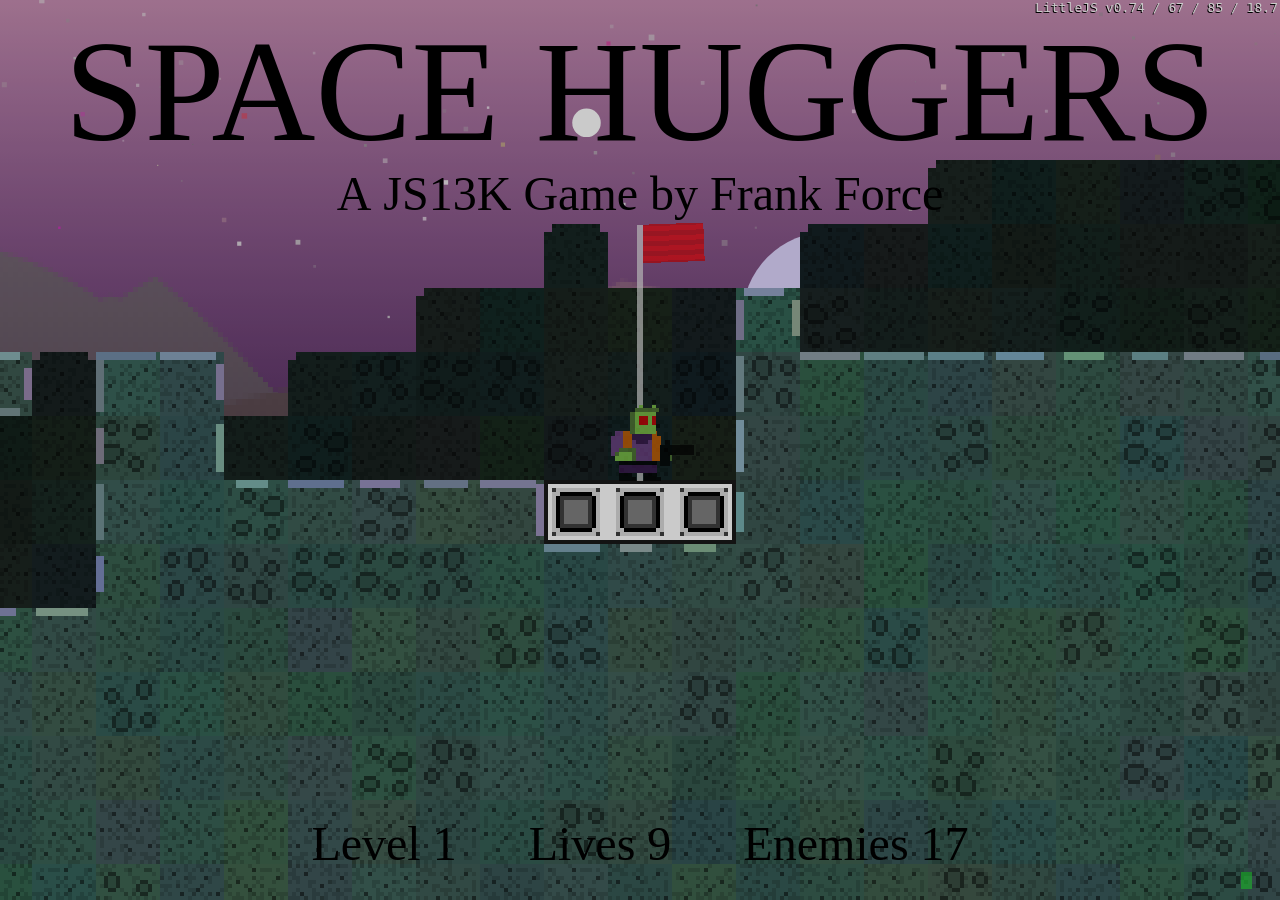
<file: games/space-huggers/index.html>
<head>
<title>Space Huggers</title>
<link rel=icon type=image/x-icon href='favicon.ico'/>
<meta name="title" content="Space Huggers"></meta>
<meta name="author" content="Frank Force"></meta>
<meta name="description" content="A run and gun roguelike platformer with destructible environments"></meta>
<meta name=viewport content='width=device-width,initial-scale=1,user-scalable=0'>
<meta charset=utf-8>
</head>
<body>
<script src=engine/engineUtil.js></script>
<script src=engine/engineDebug.js></script>
<script src=engine/engine.js></script>
<script src=engine/engineObject.js></script>
<script src=engine/engineWebGL.js></script>
<script src=engine/engineDraw.js></script>
<script src=engine/engineInput.js></script>
<script src=engine/engineAudio.js></script>
<script src=engine/engineTileLayer.js></script>
<script src=engine/engineParticle.js></script>
<script src=appObjects.js></script>
<script src=appCharacters.js></script>
<script src=appEffects.js></script>
<script src=appLevel.js></script>
<script src=app.js></script>
</file>
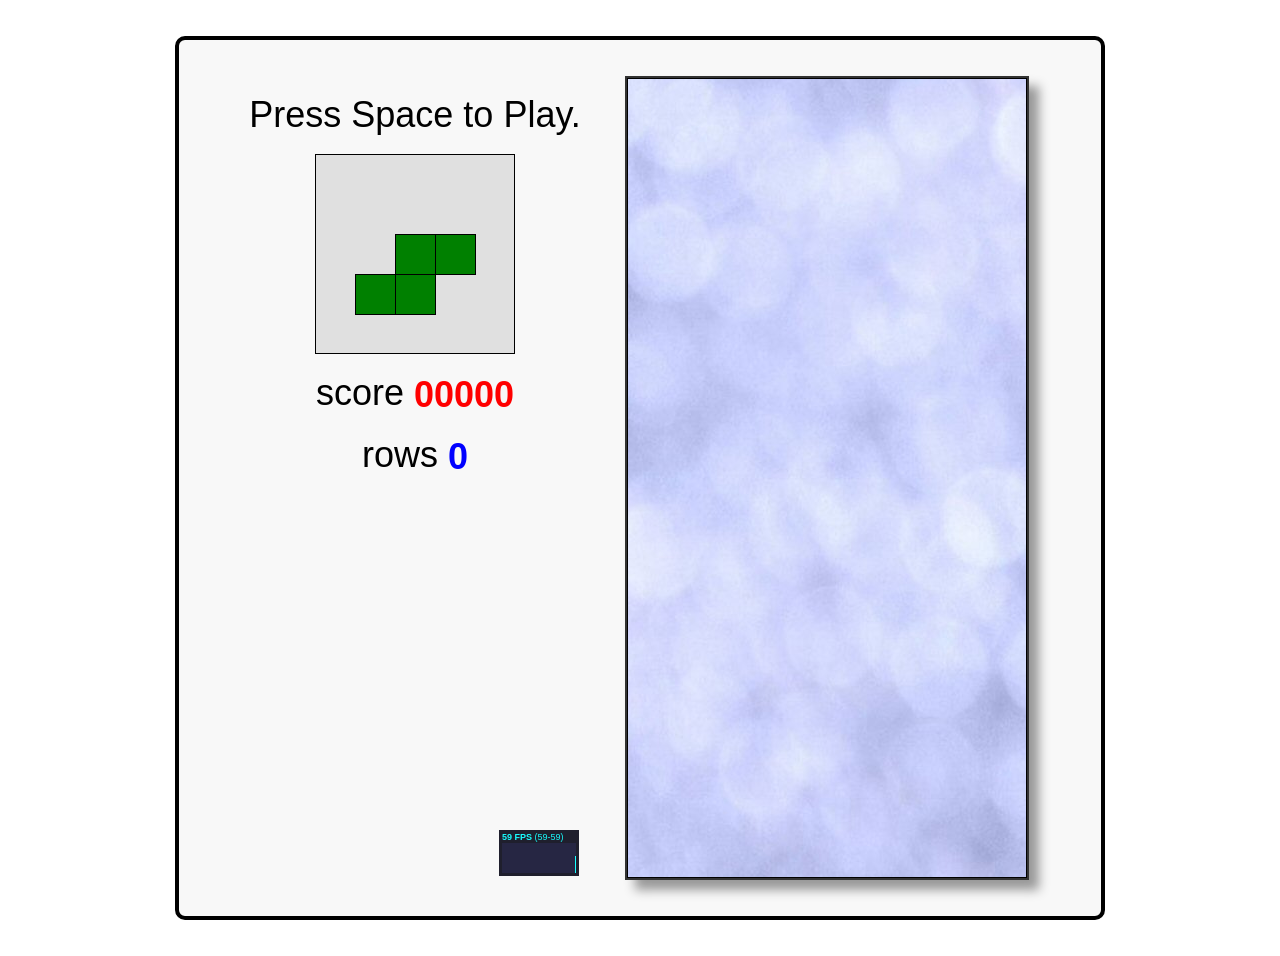
<file: games/tetris/index.html>
<!DOCTYPE html>
<html>
<head>
  <title>Javascript Tetris</title>
  <style>
    body      { font-family: Helvetica, sans-serif; }
    #tetris   { margin: 1em auto; padding: 1em; border: 4px solid black; border-radius: 10px; background-color: #F8F8F8; }
    #stats    { display: inline-block; vertical-align: top; }
    #canvas   { display: inline-block; vertical-align: top; background: url(texture.jpg); box-shadow: 10px 10px 10px #999; border: 2px solid #333; }
    #menu     { display: inline-block; vertical-align: top; position: relative; }
    #menu p   { margin: 0.5em 0; text-align: center; }
    #menu p a { text-decoration: none; color: black; }
    #upcoming { display: block; margin: 0 auto; background-color: #E0E0E0; }
    #score    { color: red; font-weight: bold; vertical-align: middle; }
    #rows     { color: blue; font-weight: bold; vertical-align: middle; }
    #stats    { position: absolute; bottom: 0em; right: 1em; }
    @media screen and (min-width:   0px) and (min-height:   0px)  { #tetris { font-size: 0.75em; width: 250px; } #menu { width: 100px; height: 200px; } #upcoming { width:  50px; height:  50px; } #canvas { width: 100px; height: 200px; } } /* 10px chunks */
    @media screen and (min-width: 400px) and (min-height: 400px)  { #tetris { font-size: 1.00em; width: 350px; } #menu { width: 150px; height: 300px; } #upcoming { width:  75px; height:  75px; } #canvas { width: 150px; height: 300px; } } /* 15px chunks */
    @media screen and (min-width: 500px) and (min-height: 500px)  { #tetris { font-size: 1.25em; width: 450px; } #menu { width: 200px; height: 400px; } #upcoming { width: 100px; height: 100px; } #canvas { width: 200px; height: 400px; } } /* 20px chunks */
    @media screen and (min-width: 600px) and (min-height: 600px)  { #tetris { font-size: 1.50em; width: 550px; } #menu { width: 250px; height: 500px; } #upcoming { width: 125px; height: 125px; } #canvas { width: 250px; height: 500px; } } /* 25px chunks */
    @media screen and (min-width: 700px) and (min-height: 700px)  { #tetris { font-size: 1.75em; width: 650px; } #menu { width: 300px; height: 600px; } #upcoming { width: 150px; height: 150px; } #canvas { width: 300px; height: 600px; } } /* 30px chunks */
    @media screen and (min-width: 800px) and (min-height: 800px)  { #tetris { font-size: 2.00em; width: 750px; } #menu { width: 350px; height: 700px; } #upcoming { width: 175px; height: 175px; } #canvas { width: 350px; height: 700px; } } /* 35px chunks */
    @media screen and (min-width: 900px) and (min-height: 900px)  { #tetris { font-size: 2.25em; width: 850px; } #menu { width: 400px; height: 800px; } #upcoming { width: 200px; height: 200px; } #canvas { width: 400px; height: 800px; } } /* 40px chunks */
  </style>
</head>

<body>

  <div id="tetris">
    <div id="menu">
      <p id="start"><a href="javascript:play();">Press Space to Play.</a></p>
      <p><canvas id="upcoming"></canvas></p>
      <p>score <span id="score">00000</span></p>
      <p>rows <span id="rows">0</span></p>
    </div>
    <canvas id="canvas">
      Sorry, this example cannot be run because your browser does not support the &lt;canvas&gt; element
    </canvas>
  </div>

  <script src="stats.js"></script>
  <script>

    //-------------------------------------------------------------------------
    // base helper methods
    //-------------------------------------------------------------------------

    function get(id)        { return document.getElementById(id);  }
    function hide(id)       { get(id).style.visibility = 'hidden'; }
    function show(id)       { get(id).style.visibility = null;     }
    function html(id, html) { get(id).innerHTML = html;            }

    function timestamp()           { return new Date().getTime();                             }
    function random(min, max)      { return (min + (Math.random() * (max - min)));            }
    function randomChoice(choices) { return choices[Math.round(random(0, choices.length-1))]; }

    if (!window.requestAnimationFrame) { // http://paulirish.com/2011/requestanimationframe-for-smart-animating/
      window.requestAnimationFrame = window.webkitRequestAnimationFrame ||
                                     window.mozRequestAnimationFrame    ||
                                     window.oRequestAnimationFrame      ||
                                     window.msRequestAnimationFrame     ||
                                     function(callback, element) {
                                       window.setTimeout(callback, 1000 / 60);
                                     }
    }

    //-------------------------------------------------------------------------
    // game constants
    //-------------------------------------------------------------------------

    var KEY     = { ESC: 27, SPACE: 32, LEFT: 37, UP: 38, RIGHT: 39, DOWN: 40 },
        DIR     = { UP: 0, RIGHT: 1, DOWN: 2, LEFT: 3, MIN: 0, MAX: 3 },
        stats   = new Stats(),
        canvas  = get('canvas'),
        ctx     = canvas.getContext('2d'),
        ucanvas = get('upcoming'),
        uctx    = ucanvas.getContext('2d'),
        speed   = { start: 0.6, decrement: 0.005, min: 0.1 }, // how long before piece drops by 1 row (seconds)
        nx      = 10, // width of tetris court (in blocks)
        ny      = 20, // height of tetris court (in blocks)
        nu      = 5;  // width/height of upcoming preview (in blocks)

    //-------------------------------------------------------------------------
    // game variables (initialized during reset)
    //-------------------------------------------------------------------------

    var dx, dy,        // pixel size of a single tetris block
        blocks,        // 2 dimensional array (nx*ny) representing tetris court - either empty block or occupied by a 'piece'
        actions,       // queue of user actions (inputs)
        playing,       // true|false - game is in progress
        dt,            // time since starting this game
        current,       // the current piece
        next,          // the next piece
        score,         // the current score
        vscore,        // the currently displayed score (it catches up to score in small chunks - like a spinning slot machine)
        rows,          // number of completed rows in the current game
        step;          // how long before current piece drops by 1 row

    //-------------------------------------------------------------------------
    // tetris pieces
    //
    // blocks: each element represents a rotation of the piece (0, 90, 180, 270)
    //         each element is a 16 bit integer where the 16 bits represent
    //         a 4x4 set of blocks, e.g. j.blocks[0] = 0x44C0
    //
    //             0100 = 0x4 << 3 = 0x4000
    //             0100 = 0x4 << 2 = 0x0400
    //             1100 = 0xC << 1 = 0x00C0
    //             0000 = 0x0 << 0 = 0x0000
    //                               ------
    //                               0x44C0
    //
    //-------------------------------------------------------------------------

    var i = { size: 4, blocks: [0x0F00, 0x2222, 0x00F0, 0x4444], color: 'cyan'   };
    var j = { size: 3, blocks: [0x44C0, 0x8E00, 0x6440, 0x0E20], color: 'blue'   };
    var l = { size: 3, blocks: [0x4460, 0x0E80, 0xC440, 0x2E00], color: 'orange' };
    var o = { size: 2, blocks: [0xCC00, 0xCC00, 0xCC00, 0xCC00], color: 'yellow' };
    var s = { size: 3, blocks: [0x06C0, 0x8C40, 0x6C00, 0x4620], color: 'green'  };
    var t = { size: 3, blocks: [0x0E40, 0x4C40, 0x4E00, 0x4640], color: 'purple' };
    var z = { size: 3, blocks: [0x0C60, 0x4C80, 0xC600, 0x2640], color: 'red'    };

    //------------------------------------------------
    // do the bit manipulation and iterate through each
    // occupied block (x,y) for a given piece
    //------------------------------------------------
    function eachblock(type, x, y, dir, fn) {
      var bit, result, row = 0, col = 0, blocks = type.blocks[dir];
      for(bit = 0x8000 ; bit > 0 ; bit = bit >> 1) {
        if (blocks & bit) {
          fn(x + col, y + row);
        }
        if (++col === 4) {
          col = 0;
          ++row;
        }
      }
    }

    //-----------------------------------------------------
    // check if a piece can fit into a position in the grid
    //-----------------------------------------------------
    function occupied(type, x, y, dir) {
      var result = false
      eachblock(type, x, y, dir, function(x, y) {
        if ((x < 0) || (x >= nx) || (y < 0) || (y >= ny) || getBlock(x,y))
          result = true;
      });
      return result;
    }

    function unoccupied(type, x, y, dir) {
      return !occupied(type, x, y, dir);
    }

    //-----------------------------------------
    // start with 4 instances of each piece and
    // pick randomly until the 'bag is empty'
    //-----------------------------------------
    var pieces = [];
    function randomPiece() {
      if (pieces.length == 0)
        pieces = [i,i,i,i,j,j,j,j,l,l,l,l,o,o,o,o,s,s,s,s,t,t,t,t,z,z,z,z];
      var type = pieces.splice(random(0, pieces.length-1), 1)[0];
      return { type: type, dir: DIR.UP, x: Math.round(random(0, nx - type.size)), y: 0 };
    }


    //-------------------------------------------------------------------------
    // GAME LOOP
    //-------------------------------------------------------------------------

    function run() {

      showStats(); // initialize FPS counter
      addEvents(); // attach keydown and resize events

      var last = now = timestamp();
      function frame() {
        now = timestamp();
        update(Math.min(1, (now - last) / 1000.0)); // using requestAnimationFrame have to be able to handle large delta's caused when it 'hibernates' in a background or non-visible tab
        draw();
        stats.update();
        last = now;
        requestAnimationFrame(frame, canvas);
      }

      resize(); // setup all our sizing information
      reset();  // reset the per-game variables
      frame();  // start the first frame

    }

    function showStats() {
      stats.domElement.id = 'stats';
      get('menu').appendChild(stats.domElement);
    }

    function addEvents() {
      document.addEventListener('keydown', keydown, false);
      window.addEventListener('resize', resize, false);
    }

    function resize(event) {
      canvas.width   = canvas.clientWidth;  // set canvas logical size equal to its physical size
      canvas.height  = canvas.clientHeight; // (ditto)
      ucanvas.width  = ucanvas.clientWidth;
      ucanvas.height = ucanvas.clientHeight;
      dx = canvas.width  / nx; // pixel size of a single tetris block
      dy = canvas.height / ny; // (ditto)
      invalidate();
      invalidateNext();
    }

    function keydown(ev) {
      var handled = false;
      if (playing) {
        switch(ev.keyCode) {
          case KEY.LEFT:   actions.push(DIR.LEFT);  handled = true; break;
          case KEY.RIGHT:  actions.push(DIR.RIGHT); handled = true; break;
          case KEY.UP:     actions.push(DIR.UP);    handled = true; break;
          case KEY.DOWN:   actions.push(DIR.DOWN);  handled = true; break;
          case KEY.ESC:    lose();                  handled = true; break;
        }
      }
      else if (ev.keyCode == KEY.SPACE) {
        play();
        handled = true;
      }
      if (handled)
        ev.preventDefault(); // prevent arrow keys from scrolling the page (supported in IE9+ and all other browsers)
    }

    //-------------------------------------------------------------------------
    // GAME LOGIC
    //-------------------------------------------------------------------------

    function play() { hide('start'); reset();          playing = true;  }
    function lose() { show('start'); setVisualScore(); playing = false; }

    function setVisualScore(n)      { vscore = n || score; invalidateScore(); }
    function setScore(n)            { score = n; setVisualScore(n);  }
    function addScore(n)            { score = score + n;   }
    function clearScore()           { setScore(0); }
    function clearRows()            { setRows(0); }
    function setRows(n)             { rows = n; step = Math.max(speed.min, speed.start - (speed.decrement*rows)); invalidateRows(); }
    function addRows(n)             { setRows(rows + n); }
    function getBlock(x,y)          { return (blocks && blocks[x] ? blocks[x][y] : null); }
    function setBlock(x,y,type)     { blocks[x] = blocks[x] || []; blocks[x][y] = type; invalidate(); }
    function clearBlocks()          { blocks = []; invalidate(); }
    function clearActions()         { actions = []; }
    function setCurrentPiece(piece) { current = piece || randomPiece(); invalidate();     }
    function setNextPiece(piece)    { next    = piece || randomPiece(); invalidateNext(); }

    function reset() {
      dt = 0;
      clearActions();
      clearBlocks();
      clearRows();
      clearScore();
      setCurrentPiece(next);
      setNextPiece();
    }

    function update(idt) {
      if (playing) {
        if (vscore < score)
          setVisualScore(vscore + 1);
        handle(actions.shift());
        dt = dt + idt;
        if (dt > step) {
          dt = dt - step;
          drop();
        }
      }
    }

    function handle(action) {
      switch(action) {
        case DIR.LEFT:  move(DIR.LEFT);  break;
        case DIR.RIGHT: move(DIR.RIGHT); break;
        case DIR.UP:    rotate();        break;
        case DIR.DOWN:  drop();          break;
      }
    }

    function move(dir) {
      var x = current.x, y = current.y;
      switch(dir) {
        case DIR.RIGHT: x = x + 1; break;
        case DIR.LEFT:  x = x - 1; break;
        case DIR.DOWN:  y = y + 1; break;
      }
      if (unoccupied(current.type, x, y, current.dir)) {
        current.x = x;
        current.y = y;
        invalidate();
        return true;
      }
      else {
        return false;
      }
    }

    function rotate() {
      var newdir = (current.dir == DIR.MAX ? DIR.MIN : current.dir + 1);
      if (unoccupied(current.type, current.x, current.y, newdir)) {
        current.dir = newdir;
        invalidate();
      }
    }

    function drop() {
      if (!move(DIR.DOWN)) {
        addScore(10);
        dropPiece();
        removeLines();
        setCurrentPiece(next);
        setNextPiece(randomPiece());
        clearActions();
        if (occupied(current.type, current.x, current.y, current.dir)) {
          lose();
        }
      }
    }

    function dropPiece() {
      eachblock(current.type, current.x, current.y, current.dir, function(x, y) {
        setBlock(x, y, current.type);
      });
    }

    function removeLines() {
      var x, y, complete, n = 0;
      for(y = ny ; y > 0 ; --y) {
        complete = true;
        for(x = 0 ; x < nx ; ++x) {
          if (!getBlock(x, y))
            complete = false;
        }
        if (complete) {
          removeLine(y);
          y = y + 1; // recheck same line
          n++;
        }
      }
      if (n > 0) {
        addRows(n);
        addScore(100*Math.pow(2,n-1)); // 1: 100, 2: 200, 3: 400, 4: 800
      }
    }

    function removeLine(n) {
      var x, y;
      for(y = n ; y >= 0 ; --y) {
        for(x = 0 ; x < nx ; ++x)
          setBlock(x, y, (y == 0) ? null : getBlock(x, y-1));
      }
    }

    //-------------------------------------------------------------------------
    // RENDERING
    //-------------------------------------------------------------------------

    var invalid = {};

    function invalidate()         { invalid.court  = true; }
    function invalidateNext()     { invalid.next   = true; }
    function invalidateScore()    { invalid.score  = true; }
    function invalidateRows()     { invalid.rows   = true; }

    function draw() {
      ctx.save();
      ctx.lineWidth = 1;
      ctx.translate(0.5, 0.5); // for crisp 1px black lines
      drawCourt();
      drawNext();
      drawScore();
      drawRows();
      ctx.restore();
    }

    function drawCourt() {
      if (invalid.court) {
        ctx.clearRect(0, 0, canvas.width, canvas.height);
        if (playing)
          drawPiece(ctx, current.type, current.x, current.y, current.dir);
        var x, y, block;
        for(y = 0 ; y < ny ; y++) {
          for (x = 0 ; x < nx ; x++) {
            if (block = getBlock(x,y))
              drawBlock(ctx, x, y, block.color);
          }
        }
        ctx.strokeRect(0, 0, nx*dx - 1, ny*dy - 1); // court boundary
        invalid.court = false;
      }
    }

    function drawNext() {
      if (invalid.next) {
        var padding = (nu - next.type.size) / 2; // half-arsed attempt at centering next piece display
        uctx.save();
        uctx.translate(0.5, 0.5);
        uctx.clearRect(0, 0, nu*dx, nu*dy);
        drawPiece(uctx, next.type, padding, padding, next.dir);
        uctx.strokeStyle = 'black';
        uctx.strokeRect(0, 0, nu*dx - 1, nu*dy - 1);
        uctx.restore();
        invalid.next = false;
      }
    }

    function drawScore() {
      if (invalid.score) {
        html('score', ("00000" + Math.floor(vscore)).slice(-5));
        invalid.score = false;
      }
    }

    function drawRows() {
      if (invalid.rows) {
        html('rows', rows);
        invalid.rows = false;
      }
    }

    function drawPiece(ctx, type, x, y, dir) {
      eachblock(type, x, y, dir, function(x, y) {
        drawBlock(ctx, x, y, type.color);
      });
    }

    function drawBlock(ctx, x, y, color) {
      ctx.fillStyle = color;
      ctx.fillRect(x*dx, y*dy, dx, dy);
      ctx.strokeRect(x*dx, y*dy, dx, dy)
    }

    //-------------------------------------------------------------------------
    // FINALLY, lets run the game
    //-------------------------------------------------------------------------

    run();

  </script>

</body>
</html>
</file>
<file: css/style.css>
/* ===== Retro Arcade theme ===== */
:root {
  --bg: #0b0b1a;
  --bg-2: #14142b;
  --panel: #1b1b3a;
  --ink: #e8e8ff;
  --muted: #8c8cb8;
  --neon: #39ff14;
  --pink: #ff2e88;
  --cyan: #00e5ff;
  --yellow: #ffe600;
  --border: #3a3a6e;
  --shadow: #000;
  --font-title: "Press Start 2P", monospace;
  --font-body: "VT323", monospace;
}

* { box-sizing: border-box; }

html, body { margin: 0; padding: 0; }

body {
  background: var(--bg);
  background-image:
    radial-gradient(circle at 50% -20%, #2a1b5a 0%, transparent 60%),
    linear-gradient(var(--bg-2) 1px, transparent 1px),
    linear-gradient(90deg, var(--bg-2) 1px, transparent 1px);
  background-size: 100% 100%, 32px 32px, 32px 32px;
  color: var(--ink);
  font-family: var(--font-body);
  font-size: 22px;
  line-height: 1.25;
  min-height: 100vh;
}

/* CRT scanlines + vignette */
body::before {
  content: "";
  position: fixed; inset: 0;
  pointer-events: none;
  z-index: 9999;
  background:
    repeating-linear-gradient(to bottom, rgba(0,0,0,0) 0 2px, rgba(0,0,0,.18) 2px 3px),
    radial-gradient(ellipse at center, transparent 60%, rgba(0,0,0,.45) 100%);
}
body.no-crt::before { display: none; }

a { color: var(--cyan); }
a:hover { color: var(--yellow); }

.wrap { max-width: 1200px; margin: 0 auto; padding: 0 16px; }

/* ===== Header ===== */
.site-header { padding: 32px 0 8px; text-align: center; }
.logo {
  font-family: var(--font-title);
  font-size: clamp(22px, 5vw, 44px);
  margin: 0;
  color: var(--yellow);
  text-shadow: 3px 3px 0 var(--pink), 6px 6px 0 var(--shadow);
  letter-spacing: 2px;
}
.logo a { color: inherit; text-decoration: none; }
.tagline { color: var(--muted); margin: 14px 0 0; }
.blink { animation: blink 1s steps(1) infinite; }
@keyframes blink { 50% { opacity: 0; } }

.insert-coin {
  font-family: var(--font-title);
  font-size: 11px;
  color: var(--neon);
  margin-top: 12px;
}

/* ===== Tabs ===== */
.tabs {
  display: flex; flex-wrap: wrap; justify-content: center; gap: 10px;
  margin: 24px 0;
}
.tab {
  font-family: var(--font-title);
  font-size: 12px;
  background: var(--panel);
  color: var(--ink);
  border: 3px solid var(--border);
  padding: 12px 16px;
  cursor: pointer;
  box-shadow: 4px 4px 0 var(--shadow);
  text-decoration: none;
}
.tab:hover { border-color: var(--cyan); color: var(--cyan); }
.tab[aria-selected="true"] {
  background: var(--pink); border-color: var(--yellow); color: #fff;
}

/* ===== Controls ===== */
.controls {
  display: flex; flex-wrap: wrap; gap: 12px; align-items: center;
  background: var(--panel);
  border: 3px solid var(--border);
  box-shadow: 6px 6px 0 var(--shadow);
  padding: 14px;
  margin-bottom: 20px;
}
.controls label { font-family: var(--font-title); font-size: 10px; color: var(--muted); }
.search, .select {
  font-family: var(--font-body);
  font-size: 22px;
  background: var(--bg);
  color: var(--ink);
  border: 2px solid var(--border);
  padding: 6px 10px;
}
.search { flex: 1 1 220px; min-width: 0; }
.search:focus, .select:focus { outline: none; border-color: var(--neon); }

.chips { display: flex; flex-wrap: wrap; gap: 8px; width: 100%; }
.chip {
  font-family: var(--font-title);
  font-size: 10px;
  background: var(--bg);
  color: var(--ink);
  border: 2px solid var(--border);
  padding: 8px 10px;
  cursor: pointer;
  text-transform: uppercase;
}
.chip:hover { border-color: var(--cyan); }
.chip.active { background: var(--neon); color: #000; border-color: var(--neon); }
.chip .n { opacity: .6; margin-left: 4px; }

.counter-note { color: var(--muted); font-size: 18px; width: 100%; }

/* ===== Cards ===== */
.grid {
  display: grid;
  grid-template-columns: repeat(auto-fill, minmax(240px, 1fr));
  gap: 20px;
}
.card {
  background: var(--panel);
  border: 3px solid var(--border);
  box-shadow: 6px 6px 0 var(--shadow);
  display: flex; flex-direction: column;
  transition: transform .08s steps(2);
}
.card:hover { transform: translate(-3px, -3px); box-shadow: 9px 9px 0 var(--shadow); border-color: var(--accent, var(--cyan)); }

.thumb {
  aspect-ratio: 16 / 10;
  background: var(--accent, var(--pink));
  background-image:
    linear-gradient(45deg, rgba(0,0,0,.15) 25%, transparent 25%, transparent 75%, rgba(0,0,0,.15) 75%),
    linear-gradient(45deg, rgba(0,0,0,.15) 25%, transparent 25%, transparent 75%, rgba(0,0,0,.15) 75%);
  background-size: 16px 16px;
  background-position: 0 0, 8px 8px;
  display: grid; place-items: center;
  position: relative;
  overflow: hidden;
  border-bottom: 3px solid var(--border);
}
.thumb img { position: absolute; inset: 0; width: 100%; height: 100%; object-fit: cover; image-rendering: pixelated; }
.thumb .glyph {
  font-family: var(--font-title);
  font-size: 34px;
  color: #fff;
  text-shadow: 4px 4px 0 rgba(0,0,0,.5);
  text-align: center;
  padding: 0 10px;
}
.badge {
  position: absolute; top: 8px; left: 8px;
  font-family: var(--font-title); font-size: 9px;
  background: #000; color: var(--yellow);
  padding: 5px 6px; text-transform: uppercase;
}
.plays {
  position: absolute; bottom: 8px; right: 8px;
  font-family: var(--font-title); font-size: 9px;
  background: #000; color: var(--neon);
  padding: 5px 6px;
}

.card-body { padding: 14px; display: flex; flex-direction: column; gap: 8px; flex: 1; }
.card-title { font-family: var(--font-title); font-size: 13px; margin: 0; line-height: 1.5; }
.card-desc { color: var(--muted); margin: 0; flex: 1; }
.meta { font-size: 18px; color: var(--muted); }
.tags { display: flex; flex-wrap: wrap; gap: 6px; }
.tag { font-size: 17px; border: 1px solid var(--border); padding: 0 6px; color: var(--cyan); }

.btn {
  display: inline-block;
  font-family: var(--font-title);
  font-size: 11px;
  text-align: center;
  text-decoration: none;
  background: var(--neon);
  color: #000;
  border: 3px solid #000;
  padding: 10px 12px;
  box-shadow: 3px 3px 0 var(--shadow);
  cursor: pointer;
}
.btn:hover { background: var(--yellow); color: #000; }
.btn:active { transform: translate(2px, 2px); box-shadow: 1px 1px 0 var(--shadow); }
.btn.alt { background: var(--cyan); }
.btn.ghost { background: transparent; color: var(--ink); border-color: var(--border); }
.btn.ghost:hover { border-color: var(--yellow); color: var(--yellow); }
.btn[disabled] { opacity: .4; cursor: not-allowed; }
.btn-row { display: flex; gap: 8px; flex-wrap: wrap; }

.empty {
  text-align: center; padding: 40px 10px; color: var(--muted);
  font-family: var(--font-title); font-size: 12px; line-height: 2;
}

/* ===== Panels / sections ===== */
.panel {
  background: var(--panel);
  border: 3px solid var(--border);
  box-shadow: 6px 6px 0 var(--shadow);
  padding: 18px;
  margin-bottom: 20px;
}
.panel h2, .section-title {
  font-family: var(--font-title);
  font-size: 15px;
  color: var(--yellow);
  margin: 0 0 14px;
  line-height: 1.6;
}
.panel p { margin: 0 0 10px; }
.notice { border-color: var(--pink); }
.notice strong { color: var(--pink); }

/* ===== Player page ===== */
.player-bar {
  display: flex; flex-wrap: wrap; gap: 10px; align-items: center; justify-content: space-between;
  padding: 16px 0;
}
.player-title { font-family: var(--font-title); font-size: 14px; color: var(--yellow); margin: 0; line-height: 1.5; }
.screen {
  border: 6px solid #000;
  outline: 3px solid var(--border);
  box-shadow: 0 0 0 10px var(--panel), 10px 10px 0 10px var(--shadow), 0 0 40px 12px rgba(57,255,20,.15);
  background: #000;
  margin: 10px 0 30px;
}
.screen iframe, .screen #game {
  display: block; width: 100%;
  height: min(75vh, 720px);
  border: 0;
  background: #000;
}

/* ===== Emulator ===== */
.steps { display: grid; gap: 16px; grid-template-columns: repeat(auto-fit, minmax(260px, 1fr)); }
.step-num { font-family: var(--font-title); color: var(--neon); font-size: 12px; margin-bottom: 8px; }
.file-drop {
  display: block;
  border: 3px dashed var(--border);
  padding: 18px; text-align: center; cursor: pointer;
  color: var(--muted);
}
.file-drop:hover, .file-drop.drag { border-color: var(--neon); color: var(--ink); }
.file-drop input { display: none; }
.file-name { color: var(--neon); word-break: break-all; display: block; margin-top: 6px; }
.status { font-size: 20px; margin-top: 10px; min-height: 1.3em; }
.status.ok { color: var(--neon); }
.status.warn { color: var(--yellow); }
.status.err { color: var(--pink); }

/* ===== Footer ===== */
.site-footer {
  margin-top: 40px; padding: 24px 0 40px; text-align: center;
  color: var(--muted); font-size: 18px; border-top: 3px solid var(--border);
}
.site-footer button { font: inherit; background: none; border: 0; color: var(--cyan); cursor: pointer; text-decoration: underline; }

[hidden] { display: none !important; }

@media (max-width: 520px) {
  body { font-size: 20px; }
  .tab { font-size: 10px; padding: 10px 10px; }
  .screen iframe, .screen #game { height: 60vh; }
}

@media (prefers-reduced-motion: reduce) {
  .blink { animation: none; }
  .card { transition: none; }
}
</file>
<file: games/2048/style/main.css>
@import url(fonts/clear-sans.css);
html, body {
  margin: 0;
  padding: 0;
  background: #faf8ef;
  color: #776e65;
  font-family: "Clear Sans", "Helvetica Neue", Arial, sans-serif;
  font-size: 18px; }

body {
  margin: 80px 0; }

.heading:after {
  content: "";
  display: block;
  clear: both; }

h1.title {
  font-size: 80px;
  font-weight: bold;
  margin: 0;
  display: block;
  float: left; }

@-webkit-keyframes move-up {
  0% {
    top: 25px;
    opacity: 1; }

  100% {
    top: -50px;
    opacity: 0; } }
@-moz-keyframes move-up {
  0% {
    top: 25px;
    opacity: 1; }

  100% {
    top: -50px;
    opacity: 0; } }
@keyframes move-up {
  0% {
    top: 25px;
    opacity: 1; }

  100% {
    top: -50px;
    opacity: 0; } }
.scores-container {
  float: right;
  text-align: right; }

.score-container, .best-container {
  position: relative;
  display: inline-block;
  background: #bbada0;
  padding: 15px 25px;
  font-size: 25px;
  height: 25px;
  line-height: 47px;
  font-weight: bold;
  border-radius: 3px;
  color: white;
  margin-top: 8px;
  text-align: center; }
  .score-container:after, .best-container:after {
    position: absolute;
    width: 100%;
    top: 10px;
    left: 0;
    text-transform: uppercase;
    font-size: 13px;
    line-height: 13px;
    text-align: center;
    color: #eee4da; }
  .score-container .score-addition, .best-container .score-addition {
    position: absolute;
    right: 30px;
    color: red;
    font-size: 25px;
    line-height: 25px;
    font-weight: bold;
    color: rgba(119, 110, 101, 0.9);
    z-index: 100;
    -webkit-animation: move-up 600ms ease-in;
    -moz-animation: move-up 600ms ease-in;
    animation: move-up 600ms ease-in;
    -webkit-animation-fill-mode: both;
    -moz-animation-fill-mode: both;
    animation-fill-mode: both; }

.score-container:after {
  content: "Score"; }

.best-container:after {
  content: "Best"; }

p {
  margin-top: 0;
  margin-bottom: 10px;
  line-height: 1.65; }

a {
  color: #776e65;
  font-weight: bold;
  text-decoration: underline;
  cursor: pointer; }

strong.important {
  text-transform: uppercase; }

hr {
  border: none;
  border-bottom: 1px solid #d8d4d0;
  margin-top: 20px;
  margin-bottom: 30px; }

.container {
  width: 500px;
  margin: 0 auto; }

@-webkit-keyframes fade-in {
  0% {
    opacity: 0; }

  100% {
    opacity: 1; } }
@-moz-keyframes fade-in {
  0% {
    opacity: 0; }

  100% {
    opacity: 1; } }
@keyframes fade-in {
  0% {
    opacity: 0; }

  100% {
    opacity: 1; } }
.game-container {
  margin-top: 40px;
  position: relative;
  padding: 15px;
  cursor: default;
  -webkit-touch-callout: none;
  -ms-touch-callout: none;
  -webkit-user-select: none;
  -moz-user-select: none;
  -ms-user-select: none;
  -ms-touch-action: none;
  touch-action: none;
  background: #bbada0;
  border-radius: 6px;
  width: 500px;
  height: 500px;
  -webkit-box-sizing: border-box;
  -moz-box-sizing: border-box;
  box-sizing: border-box; }
  .game-container .game-message {
    display: none;
    position: absolute;
    top: 0;
    right: 0;
    bottom: 0;
    left: 0;
    background: rgba(238, 228, 218, 0.5);
    z-index: 100;
    text-align: center;
    -webkit-animation: fade-in 800ms ease 1200ms;
    -moz-animation: fade-in 800ms ease 1200ms;
    animation: fade-in 800ms ease 1200ms;
    -webkit-animation-fill-mode: both;
    -moz-animation-fill-mode: both;
    animation-fill-mode: both; }
    .game-container .game-message p {
      font-size: 60px;
      font-weight: bold;
      height: 60px;
      line-height: 60px;
      margin-top: 222px; }
    .game-container .game-message .lower {
      display: block;
      margin-top: 59px; }
    .game-container .game-message a {
      display: inline-block;
      background: #8f7a66;
      border-radius: 3px;
      padding: 0 20px;
      text-decoration: none;
      color: #f9f6f2;
      height: 40px;
      line-height: 42px;
      margin-left: 9px; }
      .game-container .game-message a.keep-playing-button {
        display: none; }
    .game-container .game-message.game-won {
      background: rgba(237, 194, 46, 0.5);
      color: #f9f6f2; }
      .game-container .game-message.game-won a.keep-playing-button {
        display: inline-block; }
    .game-container .game-message.game-won, .game-container .game-message.game-over {
      display: block; }

.grid-container {
  position: absolute;
  z-index: 1; }

.grid-row {
  margin-bottom: 15px; }
  .grid-row:last-child {
    margin-bottom: 0; }
  .grid-row:after {
    content: "";
    display: block;
    clear: both; }

.grid-cell {
  width: 106.25px;
  height: 106.25px;
  margin-right: 15px;
  float: left;
  border-radius: 3px;
  background: rgba(238, 228, 218, 0.35); }
  .grid-cell:last-child {
    margin-right: 0; }

.tile-container {
  position: absolute;
  z-index: 2; }

.tile, .tile .tile-inner {
  width: 107px;
  height: 107px;
  line-height: 107px; }
.tile.tile-position-1-1 {
  -webkit-transform: translate(0px, 0px);
  -moz-transform: translate(0px, 0px);
  -ms-transform: translate(0px, 0px);
  transform: translate(0px, 0px); }
.tile.tile-position-1-2 {
  -webkit-transform: translate(0px, 121px);
  -moz-transform: translate(0px, 121px);
  -ms-transform: translate(0px, 121px);
  transform: translate(0px, 121px); }
.tile.tile-position-1-3 {
  -webkit-transform: translate(0px, 242px);
  -moz-transform: translate(0px, 242px);
  -ms-transform: translate(0px, 242px);
  transform: translate(0px, 242px); }
.tile.tile-position-1-4 {
  -webkit-transform: translate(0px, 363px);
  -moz-transform: translate(0px, 363px);
  -ms-transform: translate(0px, 363px);
  transform: translate(0px, 363px); }
.tile.tile-position-2-1 {
  -webkit-transform: translate(121px, 0px);
  -moz-transform: translate(121px, 0px);
  -ms-transform: translate(121px, 0px);
  transform: translate(121px, 0px); }
.tile.tile-position-2-2 {
  -webkit-transform: translate(121px, 121px);
  -moz-transform: translate(121px, 121px);
  -ms-transform: translate(121px, 121px);
  transform: translate(121px, 121px); }
.tile.tile-position-2-3 {
  -webkit-transform: translate(121px, 242px);
  -moz-transform: translate(121px, 242px);
  -ms-transform: translate(121px, 242px);
  transform: translate(121px, 242px); }
.tile.tile-position-2-4 {
  -webkit-transform: translate(121px, 363px);
  -moz-transform: translate(121px, 363px);
  -ms-transform: translate(121px, 363px);
  transform: translate(121px, 363px); }
.tile.tile-position-3-1 {
  -webkit-transform: translate(242px, 0px);
  -moz-transform: translate(242px, 0px);
  -ms-transform: translate(242px, 0px);
  transform: translate(242px, 0px); }
.tile.tile-position-3-2 {
  -webkit-transform: translate(242px, 121px);
  -moz-transform: translate(242px, 121px);
  -ms-transform: translate(242px, 121px);
  transform: translate(242px, 121px); }
.tile.tile-position-3-3 {
  -webkit-transform: translate(242px, 242px);
  -moz-transform: translate(242px, 242px);
  -ms-transform: translate(242px, 242px);
  transform: translate(242px, 242px); }
.tile.tile-position-3-4 {
  -webkit-transform: translate(242px, 363px);
  -moz-transform: translate(242px, 363px);
  -ms-transform: translate(242px, 363px);
  transform: translate(242px, 363px); }
.tile.tile-position-4-1 {
  -webkit-transform: translate(363px, 0px);
  -moz-transform: translate(363px, 0px);
  -ms-transform: translate(363px, 0px);
  transform: translate(363px, 0px); }
.tile.tile-position-4-2 {
  -webkit-transform: translate(363px, 121px);
  -moz-transform: translate(363px, 121px);
  -ms-transform: translate(363px, 121px);
  transform: translate(363px, 121px); }
.tile.tile-position-4-3 {
  -webkit-transform: translate(363px, 242px);
  -moz-transform: translate(363px, 242px);
  -ms-transform: translate(363px, 242px);
  transform: translate(363px, 242px); }
.tile.tile-position-4-4 {
  -webkit-transform: translate(363px, 363px);
  -moz-transform: translate(363px, 363px);
  -ms-transform: translate(363px, 363px);
  transform: translate(363px, 363px); }

.tile {
  position: absolute;
  -webkit-transition: 100ms ease-in-out;
  -moz-transition: 100ms ease-in-out;
  transition: 100ms ease-in-out;
  -webkit-transition-property: -webkit-transform;
  -moz-transition-property: -moz-transform;
  transition-property: transform; }
  .tile .tile-inner {
    border-radius: 3px;
    background: #eee4da;
    text-align: center;
    font-weight: bold;
    z-index: 10;
    font-size: 55px; }
  .tile.tile-2 .tile-inner {
    background: #eee4da;
    box-shadow: 0 0 30px 10px rgba(243, 215, 116, 0), inset 0 0 0 1px rgba(255, 255, 255, 0); }
  .tile.tile-4 .tile-inner {
    background: #ede0c8;
    box-shadow: 0 0 30px 10px rgba(243, 215, 116, 0), inset 0 0 0 1px rgba(255, 255, 255, 0); }
  .tile.tile-8 .tile-inner {
    color: #f9f6f2;
    background: #f2b179; }
  .tile.tile-16 .tile-inner {
    color: #f9f6f2;
    background: #f59563; }
  .tile.tile-32 .tile-inner {
    color: #f9f6f2;
    background: #f67c5f; }
  .tile.tile-64 .tile-inner {
    color: #f9f6f2;
    background: #f65e3b; }
  .tile.tile-128 .tile-inner {
    color: #f9f6f2;
    background: #edcf72;
    box-shadow: 0 0 30px 10px rgba(243, 215, 116, 0.2381), inset 0 0 0 1px rgba(255, 255, 255, 0.14286);
    font-size: 45px; }
    @media screen and (max-width: 520px) {
      .tile.tile-128 .tile-inner {
        font-size: 25px; } }
  .tile.tile-256 .tile-inner {
    color: #f9f6f2;
    background: #edcc61;
    box-shadow: 0 0 30px 10px rgba(243, 215, 116, 0.31746), inset 0 0 0 1px rgba(255, 255, 255, 0.19048);
    font-size: 45px; }
    @media screen and (max-width: 520px) {
      .tile.tile-256 .tile-inner {
        font-size: 25px; } }
  .tile.tile-512 .tile-inner {
    color: #f9f6f2;
    background: #edc850;
    box-shadow: 0 0 30px 10px rgba(243, 215, 116, 0.39683), inset 0 0 0 1px rgba(255, 255, 255, 0.2381);
    font-size: 45px; }
    @media screen and (max-width: 520px) {
      .tile.tile-512 .tile-inner {
        font-size: 25px; } }
  .tile.tile-1024 .tile-inner {
    color: #f9f6f2;
    background: #edc53f;
    box-shadow: 0 0 30px 10px rgba(243, 215, 116, 0.47619), inset 0 0 0 1px rgba(255, 255, 255, 0.28571);
    font-size: 35px; }
    @media screen and (max-width: 520px) {
      .tile.tile-1024 .tile-inner {
        font-size: 15px; } }
  .tile.tile-2048 .tile-inner {
    color: #f9f6f2;
    background: #edc22e;
    box-shadow: 0 0 30px 10px rgba(243, 215, 116, 0.55556), inset 0 0 0 1px rgba(255, 255, 255, 0.33333);
    font-size: 35px; }
    @media screen and (max-width: 520px) {
      .tile.tile-2048 .tile-inner {
        font-size: 15px; } }
  .tile.tile-super .tile-inner {
    color: #f9f6f2;
    background: #3c3a32;
    font-size: 30px; }
    @media screen and (max-width: 520px) {
      .tile.tile-super .tile-inner {
        font-size: 10px; } }

@-webkit-keyframes appear {
  0% {
    opacity: 0;
    -webkit-transform: scale(0);
    -moz-transform: scale(0);
    -ms-transform: scale(0);
    transform: scale(0); }

  100% {
    opacity: 1;
    -webkit-transform: scale(1);
    -moz-transform: scale(1);
    -ms-transform: scale(1);
    transform: scale(1); } }
@-moz-keyframes appear {
  0% {
    opacity: 0;
    -webkit-transform: scale(0);
    -moz-transform: scale(0);
    -ms-transform: scale(0);
    transform: scale(0); }

  100% {
    opacity: 1;
    -webkit-transform: scale(1);
    -moz-transform: scale(1);
    -ms-transform: scale(1);
    transform: scale(1); } }
@keyframes appear {
  0% {
    opacity: 0;
    -webkit-transform: scale(0);
    -moz-transform: scale(0);
    -ms-transform: scale(0);
    transform: scale(0); }

  100% {
    opacity: 1;
    -webkit-transform: scale(1);
    -moz-transform: scale(1);
    -ms-transform: scale(1);
    transform: scale(1); } }
.tile-new .tile-inner {
  -webkit-animation: appear 200ms ease 100ms;
  -moz-animation: appear 200ms ease 100ms;
  animation: appear 200ms ease 100ms;
  -webkit-animation-fill-mode: backwards;
  -moz-animation-fill-mode: backwards;
  animation-fill-mode: backwards; }

@-webkit-keyframes pop {
  0% {
    -webkit-transform: scale(0);
    -moz-transform: scale(0);
    -ms-transform: scale(0);
    transform: scale(0); }

  50% {
    -webkit-transform: scale(1.2);
    -moz-transform: scale(1.2);
    -ms-transform: scale(1.2);
    transform: scale(1.2); }

  100% {
    -webkit-transform: scale(1);
    -moz-transform: scale(1);
    -ms-transform: scale(1);
    transform: scale(1); } }
@-moz-keyframes pop {
  0% {
    -webkit-transform: scale(0);
    -moz-transform: scale(0);
    -ms-transform: scale(0);
    transform: scale(0); }

  50% {
    -webkit-transform: scale(1.2);
    -moz-transform: scale(1.2);
    -ms-transform: scale(1.2);
    transform: scale(1.2); }

  100% {
    -webkit-transform: scale(1);
    -moz-transform: scale(1);
    -ms-transform: scale(1);
    transform: scale(1); } }
@keyframes pop {
  0% {
    -webkit-transform: scale(0);
    -moz-transform: scale(0);
    -ms-transform: scale(0);
    transform: scale(0); }

  50% {
    -webkit-transform: scale(1.2);
    -moz-transform: scale(1.2);
    -ms-transform: scale(1.2);
    transform: scale(1.2); }

  100% {
    -webkit-transform: scale(1);
    -moz-transform: scale(1);
    -ms-transform: scale(1);
    transform: scale(1); } }
.tile-merged .tile-inner {
  z-index: 20;
  -webkit-animation: pop 200ms ease 100ms;
  -moz-animation: pop 200ms ease 100ms;
  animation: pop 200ms ease 100ms;
  -webkit-animation-fill-mode: backwards;
  -moz-animation-fill-mode: backwards;
  animation-fill-mode: backwards; }

.above-game:after {
  content: "";
  display: block;
  clear: both; }

.game-intro {
  float: left;
  line-height: 42px;
  margin-bottom: 0; }

.restart-button {
  display: inline-block;
  background: #8f7a66;
  border-radius: 3px;
  padding: 0 20px;
  text-decoration: none;
  color: #f9f6f2;
  height: 40px;
  line-height: 42px;
  display: block;
  text-align: center;
  float: right; }

.game-explanation {
  margin-top: 50px; }

@media screen and (max-width: 520px) {
  html, body {
    font-size: 15px; }

  body {
    margin: 20px 0;
    padding: 0 20px; }

  h1.title {
    font-size: 27px;
    margin-top: 15px; }

  .container {
    width: 280px;
    margin: 0 auto; }

  .score-container, .best-container {
    margin-top: 0;
    padding: 15px 10px;
    min-width: 40px; }

  .heading {
    margin-bottom: 10px; }

  .game-intro {
    width: 55%;
    display: block;
    box-sizing: border-box;
    line-height: 1.65; }

  .restart-button {
    width: 42%;
    padding: 0;
    display: block;
    box-sizing: border-box;
    margin-top: 2px; }

  .game-container {
    margin-top: 17px;
    position: relative;
    padding: 10px;
    cursor: default;
    -webkit-touch-callout: none;
    -ms-touch-callout: none;
    -webkit-user-select: none;
    -moz-user-select: none;
    -ms-user-select: none;
    -ms-touch-action: none;
    touch-action: none;
    background: #bbada0;
    border-radius: 6px;
    width: 280px;
    height: 280px;
    -webkit-box-sizing: border-box;
    -moz-box-sizing: border-box;
    box-sizing: border-box; }
    .game-container .game-message {
      display: none;
      position: absolute;
      top: 0;
      right: 0;
      bottom: 0;
      left: 0;
      background: rgba(238, 228, 218, 0.5);
      z-index: 100;
      text-align: center;
      -webkit-animation: fade-in 800ms ease 1200ms;
      -moz-animation: fade-in 800ms ease 1200ms;
      animation: fade-in 800ms ease 1200ms;
      -webkit-animation-fill-mode: both;
      -moz-animation-fill-mode: both;
      animation-fill-mode: both; }
      .game-container .game-message p {
        font-size: 60px;
        font-weight: bold;
        height: 60px;
        line-height: 60px;
        margin-top: 222px; }
      .game-container .game-message .lower {
        display: block;
        margin-top: 59px; }
      .game-container .game-message a {
        display: inline-block;
        background: #8f7a66;
        border-radius: 3px;
        padding: 0 20px;
        text-decoration: none;
        color: #f9f6f2;
        height: 40px;
        line-height: 42px;
        margin-left: 9px; }
        .game-container .game-message a.keep-playing-button {
          display: none; }
      .game-container .game-message.game-won {
        background: rgba(237, 194, 46, 0.5);
        color: #f9f6f2; }
        .game-container .game-message.game-won a.keep-playing-button {
          display: inline-block; }
      .game-container .game-message.game-won, .game-container .game-message.game-over {
        display: block; }

  .grid-container {
    position: absolute;
    z-index: 1; }

  .grid-row {
    margin-bottom: 10px; }
    .grid-row:last-child {
      margin-bottom: 0; }
    .grid-row:after {
      content: "";
      display: block;
      clear: both; }

  .grid-cell {
    width: 57.5px;
    height: 57.5px;
    margin-right: 10px;
    float: left;
    border-radius: 3px;
    background: rgba(238, 228, 218, 0.35); }
    .grid-cell:last-child {
      margin-right: 0; }

  .tile-container {
    position: absolute;
    z-index: 2; }

  .tile, .tile .tile-inner {
    width: 58px;
    height: 58px;
    line-height: 58px; }
  .tile.tile-position-1-1 {
    -webkit-transform: translate(0px, 0px);
    -moz-transform: translate(0px, 0px);
    -ms-transform: translate(0px, 0px);
    transform: translate(0px, 0px); }
  .tile.tile-position-1-2 {
    -webkit-transform: translate(0px, 67px);
    -moz-transform: translate(0px, 67px);
    -ms-transform: translate(0px, 67px);
    transform: translate(0px, 67px); }
  .tile.tile-position-1-3 {
    -webkit-transform: translate(0px, 135px);
    -moz-transform: translate(0px, 135px);
    -ms-transform: translate(0px, 135px);
    transform: translate(0px, 135px); }
  .tile.tile-position-1-4 {
    -webkit-transform: translate(0px, 202px);
    -moz-transform: translate(0px, 202px);
    -ms-transform: translate(0px, 202px);
    transform: translate(0px, 202px); }
  .tile.tile-position-2-1 {
    -webkit-transform: translate(67px, 0px);
    -moz-transform: translate(67px, 0px);
    -ms-transform: translate(67px, 0px);
    transform: translate(67px, 0px); }
  .tile.tile-position-2-2 {
    -webkit-transform: translate(67px, 67px);
    -moz-transform: translate(67px, 67px);
    -ms-transform: translate(67px, 67px);
    transform: translate(67px, 67px); }
  .tile.tile-position-2-3 {
    -webkit-transform: translate(67px, 135px);
    -moz-transform: translate(67px, 135px);
    -ms-transform: translate(67px, 135px);
    transform: translate(67px, 135px); }
  .tile.tile-position-2-4 {
    -webkit-transform: translate(67px, 202px);
    -moz-transform: translate(67px, 202px);
    -ms-transform: translate(67px, 202px);
    transform: translate(67px, 202px); }
  .tile.tile-position-3-1 {
    -webkit-transform: translate(135px, 0px);
    -moz-transform: translate(135px, 0px);
    -ms-transform: translate(135px, 0px);
    transform: translate(135px, 0px); }
  .tile.tile-position-3-2 {
    -webkit-transform: translate(135px, 67px);
    -moz-transform: translate(135px, 67px);
    -ms-transform: translate(135px, 67px);
    transform: translate(135px, 67px); }
  .tile.tile-position-3-3 {
    -webkit-transform: translate(135px, 135px);
    -moz-transform: translate(135px, 135px);
    -ms-transform: translate(135px, 135px);
    transform: translate(135px, 135px); }
  .tile.tile-position-3-4 {
    -webkit-transform: translate(135px, 202px);
    -moz-transform: translate(135px, 202px);
    -ms-transform: translate(135px, 202px);
    transform: translate(135px, 202px); }
  .tile.tile-position-4-1 {
    -webkit-transform: translate(202px, 0px);
    -moz-transform: translate(202px, 0px);
    -ms-transform: translate(202px, 0px);
    transform: translate(202px, 0px); }
  .tile.tile-position-4-2 {
    -webkit-transform: translate(202px, 67px);
    -moz-transform: translate(202px, 67px);
    -ms-transform: translate(202px, 67px);
    transform: translate(202px, 67px); }
  .tile.tile-position-4-3 {
    -webkit-transform: translate(202px, 135px);
    -moz-transform: translate(202px, 135px);
    -ms-transform: translate(202px, 135px);
    transform: translate(202px, 135px); }
  .tile.tile-position-4-4 {
    -webkit-transform: translate(202px, 202px);
    -moz-transform: translate(202px, 202px);
    -ms-transform: translate(202px, 202px);
    transform: translate(202px, 202px); }

  .tile .tile-inner {
    font-size: 35px; }

  .game-message p {
    font-size: 30px !important;
    height: 30px !important;
    line-height: 30px !important;
    margin-top: 90px !important; }
  .game-message .lower {
    margin-top: 30px !important; } }
</file>
<file: games/a-dark-room/css/main.css>
/* Fonts */
body, .tooltip, select.menuBtn {
	font-family: "Times New Roman", Times, serif;
	font-size: 16px;
	font-weight: normal;
	line-height: normal;
	letter-spacing: normal;
}

html {
	height: 100%;
}

body {
	height: 100%;
	margin: 0;
}

::selection {
	background-color: transparent;
}

::-moz-selection {
	background-color: transparent;
}

#description textarea::selection {
	background-color: gray;
}

#description textarea::-moz-selection {
	background-color: gray;
}

/* Framework stuff */

div.clear {
	clear: both;
}

div#wrapper {
	margin: auto;
	width: 700px;
	padding: 20px 0 0 220px;
	position: relative;
}

div#saveNotify {
	position: fixed;
	top: 10px;
	right: 20px;
	background: white;
	opacity: 0;
}

div#content {
	position: relative;
	overflow: hidden;
	height: 700px;
}

div#header {
	padding-bottom: 20px;
	height: 20px;
}

.logo {
  position: fixed;
  left: 10px;
  bottom: 0;
  z-index: 10;
}

.logo-icon {
  height: 40px;
}

.logo-icon > path {
  stroke: black;
}

.menu {
	position: fixed;
	right: 10px;
	bottom: 10px;
	color: #666;
	z-index: 10;
}

.menu span {
	cursor: pointer;
	float: right;
	margin-left: 20px;
}

.customSelect {
	height: 20px;
}

span.customSelectOptions {
	margin: 0;
	width: 120px;
}

.customSelectOptions > ul {
	max-height: 20px;
	width: 120px;
	overflow: hidden;
	-webkit-transition: max-height 1s;
	transition: max-height 1s;
	padding: 0;
	margin: 0;
	bottom: 0;
	position: absolute;
	right: 0;
}

.customSelectOptions > ul:hover {
	max-height: 600px;
}

.customSelectOptions > ul > li {
	padding: 0 0 3px 0;
	list-style-type: none;
	height: 20px;
}

.customSelectOptions > ul > li:last-child {
	padding: 0;
}

.customSelectOptions > ul > li:hover {
	text-decoration: underline;
}

.customSelectOptions > ul > li:first-child:hover {
	cursor: default;
	text-decoration: none;
}

.menu span:hover {
	text-decoration: underline;
}

.menu .appStore {
	font-weight: bold;
}

div.headerButton {
	font-size: 17px;
	cursor: pointer;
	float: left;
	border-left: 1px solid black;
	margin-left: 10px;
	padding-left: 10px;
}

div.headerButton:hover {
	text-decoration: underline;
}

div.headerButton:first-child {
	border-left: none;
	margin-left: 0px;
	padding-left: 0px;
}

div.headerButton.selected, div.headerButton.selected:hover {
	cursor: default;
	text-decoration: underline;
}

div#outerSlider {
	position: absolute;
}

div#outerSlider > div {
	position: relative;
	float: left;
	width: 700px;
	height: 700px;
	overflow: hidden;
}

div#locationSlider {
	position: absolute;
}

div.location {
	position: relative;
	float: left;
	width: 700px;
}

div.row_key {
	clear: both;
	float: left;
}

div.row_val {
	float: right;
}

div.total {
	font-weight: bold;
}

/* Notifications */

div#notifications {
	position: absolute;
	top: 20px;
	left: 0px;
	height: 700px;
	width: 200px;
	overflow: hidden;
}

div#notifications div.notification {
	margin-bottom: 10px;
}

div#notifyGradient {
	position: absolute;
	top: 0px;
	left: 0px;
	height: 100%;
	width: 100%;
	background-color: white;
	background: -webkit-linear-gradient(
		rgba(255, 255, 255, 0) 0%, rgba(255, 255, 255, 1) 100%
	);
	background: linear-gradient(
		rgba(255, 255, 255, 0) 0%, rgba(255, 255, 255, 1) 100%
	);
	filter: alpha(
		Opacity=0, FinishOpacity=100, Style=1, StartX=0, StartY=0, FinishX=0, FinishY=500
	);
}

/* Button */

div.button {
	position: relative;
	text-align: center;
	border: 1px solid black;
	width: 100px;
	margin-bottom: 5px;
	padding: 5px 10px;
	cursor: pointer;
	-webkit-touch-callout: none;
	-webkit-user-select: none;
	-khtml-user-select: none;
	-moz-user-select: none;
	-ms-user-select: none;
	user-select: none;
}

div.button:hover {
	text-decoration: underline;
}

div.button.disabled, div.button.disabled:hover {
	cursor: default;
	border-color: #b2b2b2;
	color: #b2b2b2;
	text-decoration: none;
}

div.button div.cooldown {
	position: absolute;
	top: 0px;
	left: 0px;
	z-index: -1;
	height: 100%;
	background-color: #DDDDDD;
}

/* Up/Down buttons. They're complicated! */

.upBtn, .dnBtn, .upManyBtn, .dnManyBtn {
	position: absolute;
	width: 14px;
	height: 12px;
	cursor: pointer;
}

.upBtn, .dnBtn {
	right: 0px;
}

.upManyBtn, .dnManyBtn {
	right: -15px;
}

.upBtn.disabled, .dnBtn.disabled, .upManyBtn.disabled, .dnManyBtn.disabled {
	cursor: default;
}

.upBtn {
	top: -3px;
}

.upManyBtn {
	top: -3px;
}

.upBtn:after, .upBtn:before, .upManyBtn:after, .upManyBtn:before {
	position: absolute;
	border: medium solid transparent;
	content: " ";
	height: 0;
	width: 0;
	bottom: 2px;
}

.upBtn:after, .upManyBtn:after {
	border-color: transparent transparent white;
}

.upBtn:before, .upManyBtn:before {
	border-color: transparent transparent black;
}

.upBtn.disabled:before, .upManyBtn.disabled:before {
	border-color: transparent transparent #999;
}


.dnBtn {
	bottom: -3px;
}

.dnManyBtn {
	bottom: -3px;
}

.dnBtn:after, .dnBtn:before, .dnManyBtn:after, .dnManyBtn:before {
	position: absolute;
	border: medium solid transparent;
	content: " ";
	height: 0;
	width: 0;
	top: 2px;
}

/* Overall size of buttons controlled by this style
   border-width and margin-left should be the same. */
.upBtn:before, .dnBtn:before, .upManyBtn:before, .dnManyBtn:before {
	border-width: 6px;
	left: 50%;
	margin-left: -6px;
}

/* Thickness of up/down button lines controlled by this style.
   border-width and margin-left should be the same.
   Thickness = :before.border-width minus :after.border-width */
.upBtn:after, .dnBtn:after {
	border-width: 4px;
	left: 50%;
	margin-left: -4px;
}

/* See comment on .upBtn:after, .dnBtn:after */
.upManyBtn:after, .dnManyBtn:after {
	border-width: 3px;
	left: 50%;
	margin-left: -3px;
}

.dnBtn:after, .dnManyBtn:after {
	border-color: white transparent transparent;
}

.dnBtn:before, .dnManyBtn:before {
	border-color: black transparent transparent;
}

.dnBtn.disabled:before, .dnManyBtn.disabled:before {
	border-color: #999 transparent transparent;
}

div.button div.tooltip {
	width: 100px;
}

/* Tooltip */

div.tooltip {
	display: none;
	padding: 2px 5px;
	border: 1px solid black;
	position: absolute;
	box-shadow: -1px 3px 2px #666;
	background: white;
	z-index: 999;
}

.tooltip.bottom {
	top: 30px;
}

.tooltip.right {
	left: 2px;
}

.tooltip.left {
	right: 0px;
}

.tooltip.top {
	bottom: 20px;
}

*:hover > div.tooltip {
	display: block;
}

div.tooltip:hover {
	display: none !important;
}

.disabled:hover > div.tooltip, .button.free:hover > div.tooltip {
	display: none;
}

#event .button.disabled:hover > div.tooltip {
	display: block;
}

/* Events */

.eventPanel {
	background: none repeat scroll 0 0 white;
	border: 2px solid transparent;
	left: 250px;
	padding: 20px;
	position: absolute;
	top: 90px;
	width: 335px;
	z-index: 20;
}

body.noMask .eventPanel {
	background-color: black;
}

.eventPanel:before {
	background-color:white;
	opacity: 0.6;
	content: " ";
	height: 700px;
	left: -252px;
	position: absolute;
	top: -75px;
	width: 920px;
	z-index: -2;
}

body.noMask .eventPanel:before {
	opacity: 0;
}

.eventPanel:after {
	position: absolute;
	top: -2px;
	left: -2px;
	width: 100%;
	height: 100%;
	content: " ";
	border: 2px solid black;
	box-shadow: 5px 5px 5px #666666;
	z-index: -2;
}

body.noMask .eventPanel:after {
	border-color: white;
}

.eventPanel .button {
	float:left;
	margin-right: 20px;
}

body.noMask .eventPanel .button {
	border-color: white;
	color: white;
}

.eventTitle {
	display: inline-block;
	font-weight: bold;
	position: absolute;
	top: -12px;
}

body.noMask .eventTitle {
	color: white;
}

.eventTitle:after {
	background-color: white;
	bottom: 32%;
	content: " ";
	height: 5px;
	left: 0;
	position: absolute;
	width: 100%;
	z-index: -1;
}

body.noMask .eventTitle:after {
	background-color: black;
}

#description {
	position: relative;
	min-height: 100px;
}

#description textarea {
	width: 100%;
	height: 225px;
}

body.noMask #description {
	color: white;
}

#description > div {
	padding-bottom: 20px;
}

.take-all-button {
	float: none;
}

#buttons > .button {
	margin: 0 5px 5px;
	margin-right: 15px;
}

/* Combat! */
#description div.fighter {
	padding: 0px;
	position: absolute;
	bottom: 15px;
}

#wanderer {
	left: 25%;
}

#enemy {
	right: 25%;
}

.hp {
	position: absolute;
	top: -15px;
	margin-left: -50%;
}

.fighter.shield > .label::before {
	content: '(';
	position: absolute;
	left: -8px;
}

.fighter.shield > .label::after {
	content: ')';
	position: absolute;
	right: -8px;
}

.fighter.energised > .label {
	font-size: 2em;
	font-style: bold;
}

.fighter.meditation > .label {
	font-size: 1.5em;
	opacity: 0.3;
}

@keyframes exploding {
	0% { transform: translate(0, 0); }
	25% { transform: translate(-10px, 0); }
	75% { transform: translate(10px, 0); }
	100% { transform: translate(0, 0); }
}

.fighter.exploding > .label {
	animation: exploding 200ms linear infinite;
}

.fighter.venomous > .label {
	font-size: 1.5em;
	font-style: bold;
}

.fighter.enraged > .label {
	font-size: 1.5em;
	font-style: italic;
}

.fighter.boost > .label {
	font-style: italic;
}

#description .bullet {
	padding: 0px 20px 0px 20px;
	bottom: 25px;
	position: absolute;
	height: 1px;
	line-height: 1px;
}

.damageText {
	position: absolute;
	bottom: 15px;
	left: 50%;
	margin-left: -50%;
}

#lootButtons {
	padding-bottom: 0px !important;
	margin: 20px 0 5px 0;
	position: relative;
}

#lootButtons:before {
	content: attr(data-legend);
	position: absolute;
	top: -25px;
	left: 0px;
}

#dropMenu {
	background: none repeat scroll 0 0 white;
	border: 1px solid black;
	position: absolute;
	z-index: 100;
	padding-top: 5px;
	text-align: left;
	box-shadow: -1px 3px 2px #666;
	cursor: default;
}

#dropMenu:before {
	content: attr(data-legend);
	border-bottom: 1px solid black;
	display: block;
	margin-bottom: 5px;
	padding: 0px 0px 5px 5px;
}

#dropMenu > div {
	padding: 0px 5px 5px 5px;
	cursor: pointer;
}

#dropMenu > div:hover {
	text-decoration: underline;
}
</file>
<file: games/a-dark-room/css/room.css>
div#buildBtns {
	position: absolute;
	top: 50px;
	left: 0px;
}

div#buildBtns:before, div#craftBtns:before, div#buyBtns:before {
	content: attr(data-legend);
	position: relative;
	top: -5px;
}

div#craftBtns {
	position: absolute;
	top: 50px;
	left: 150px;
}

div#buyBtns {
	position: absolute;
	top: 50px;
	left: 300px;
}

div#storesContainer {
	position: absolute;
	top: 0px;
	right: 0px;
}

div#stores:before, div#weapons:before {
	position: absolute;
	background: white;
	content: attr(data-legend);
	left: 8px;
	top: -13px;
}

div#stores {
	position: relative;
	z-index:10;
	border: 1px solid black;
	cursor: default;
	padding: 5px 10px;
	width: 200px;
}

div.storeRow {
	position: relative;
}

div#weapons {
	margin-top: 15px;
	position: relative;
	right: 0px;
	border: 1px solid black;
	cursor: default;
	padding: 5px 10px;
	width: 200px;
}
</file>
<file: games/a-dark-room/css/outside.css>
div#village {
	position: absolute;
	top: 0px;
	right: 0px;
	border: 1px solid black;
	cursor: default;
	padding: 5px 10px;
	width: 200px;
}

div#population {
	position: absolute;
	top: -13px;
	right: 10px;
	background-color: white;
}

.noHuts #population {
	display: none;
}

div#village:before {
	position: absolute;
	background: white;
	content: attr(data-legend);
	left: 8px;
	top: -13px;
}

div#workers {
	position:absolute;
	top: -4px;
	left: 160px;
	width: 150px;
}

.workerRow > .row_val {
	position: relative;
	padding-right: 20px;
	-webkit-touch-callout: none;
	-webkit-user-select: none;
	-khtml-user-select: none;
	-moz-user-select: none;
	-ms-user-select: none;
	user-select: none;
}

.workerRow {
	position: relative;
	margin: 10px 0px;
	cursor: default;
}

.workerRow .tooltip {
	width: 150px;
}

div.storeRow div.tooltip {
	width: 160px;
}
</file>
<file: games/a-dark-room/css/path.css>
#outfitting {
	position: relative;
	border: 1px solid black;
	width: 200px;
	margin-bottom: 20px;
	padding: 5px 10px;
}

div#outfitting:before, div#perks:before {
	content: attr(data-legend);
	position: absolute;
	top: -13px;
	background-color: white;
}

div.outfitRow {
	position: relative;
	cursor: default;
	margin: 10px -30px 10px 0px;
}

div.outfitRow > .row_val {
	padding-right: 30px;
	-webkit-touch-callout: none;
	-webkit-user-select: none;
	-khtml-user-select: none;
	-moz-user-select: none;
	-ms-user-select: none;
	user-select: none;
}

div.outfitRow .tooltip {
	width: 150px;
}

div#bagspace {
	background-color: white;
	position: absolute;
	top:-13px;
	right: 10px;
}

div#perks {
	position: absolute;
	top: 0px;
	right: 0px;
	border: 1px solid black;
	cursor: default;
	padding: 5px 10px;
	width: 200px;
}

div.perkRow {
	position: relative;
}

div.perkRow .row_key {
	float: none;
}

#pathScroller {
	padding-top: 10px;
	position: relative;
	top: -10px;
	max-height: 660px;
	width: 475px;
	overflow-y: auto;
}
</file>
<file: games/a-dark-room/css/world.css>
#worldOuter {
	position: relative;
	display: inline-block;
}

#map {
	position: relative;
	font-family: "Courier New", Courier, monospace;
	border: 1px solid black;
	overflow: hidden;
	display: inline-block;
	line-height: 10px;
	letter-spacing: 1px;
	color: #999;
	cursor: default;
	-webkit-touch-callout: none;
	-webkit-user-select: none;
	-khtml-user-select: none;
	-moz-user-select: none;
	-ms-user-select: none;
	user-select: none;
}

#map .landmark {
	position: relative;
	font-weight: bold;
	color: black;
	line-height: 0px; /* Hack to prevent the boldness from increasing the row's line-height. I hope it works in all browsers... */
}

#bagspace-world {
	border: 1px solid black;
	height: 62px;
	margin-bottom: 5px;
	margin-top: 13px;
	overflow: hidden;
}

#bagspace-world > div {
	padding: 6px 4px;
}

#backpackTitle {
	position: absolute;
	top: 0px;
	left: 10px;
	background-color: white;
	z-index: 1;
}

#backpackSpace {
	position: absolute;
	top: 0px;
	right: 10px;
	background-color: white;
	z-index: 1;
}

#healthCounter {
	position: absolute;
	top: 0px;
	left: 80px;
	background-color: white;
	z-index: 1;
}

div.supplyItem {
	display: inline-block;
	border: 1px solid #999;
	float: left;
	margin: 0px 5px 6px 0px;
	padding: 0 5px;
	cursor: default;
}
</file>
<file: games/a-dark-room/css/ship.css>
div#hullRow {
	width: 70px;
}

div#engineRow {
	width: 70px;
	margin-bottom: 20px;
}
</file>
<file: games/a-dark-room/css/space.css>
@-ms-keyframes spin {
	0% { 
		-ms-transform: rotate(0deg);
		-webkit-transform: rotate(0deg); 
		-moz-transform: rotate(0deg);
		transform:rotate(0deg); 
	}
	100% { 
		-ms-transform: rotate(360deg); 
		-webkit-transform: rotate(360deg); 
		-moz-transform: rotate(360deg);
		transform:rotate(360deg); 
	}
}

@-webkit-keyframes spin {
	0% { 
		-ms-transform: rotate(0deg);
		-webkit-transform: rotate(0deg); 
		-moz-transform: rotate(0deg);
		transform:rotate(0deg); 
	}
	100% { 
		-ms-transform: rotate(360deg); 
		-webkit-transform: rotate(360deg); 
		-moz-transform: rotate(360deg);
		transform:rotate(360deg); 
	}
}

@-moz-keyframes spin {
	0% { 
		-ms-transform: rotate(0deg);
		-webkit-transform: rotate(0deg); 
		-moz-transform: rotate(0deg);
		transform:rotate(0deg); 
	}
	100% { 
		-ms-transform: rotate(360deg); 
		-webkit-transform: rotate(360deg); 
		-moz-transform: rotate(360deg);
		transform:rotate(360deg); 
	}
}

@keyframes spin {
	0% { 
		-ms-transform: rotate(0deg);
		-webkit-transform: rotate(0deg); 
		-moz-transform: rotate(0deg);
		transform:rotate(0deg); 
	}
	100% { 
		-ms-transform: rotate(360deg); 
		-webkit-transform: rotate(360deg); 
		-moz-transform: rotate(360deg);
		transform:rotate(360deg); 
	}
}

#spacePanel {
	float: none !important;
	position: absolute !important;
	top: -700px;
	left: 0px;
}

#starsContainer {
	width: 100%;
	height: 100%;
	position: absolute;
	top: 0px;
	left: 0px;
	overflow: hidden;
}

#stars, #starsBack {
	position: absolute;
	z-index: -1;
	left: 0px;
}

#stars > div, #starsBack > div {
	position: relative;
	height: 3000px;
	width: 3000px;
	color: white;
}

#starsBack {
	opacity: 0.5;
}

.star {
	position: absolute;
}

#ship {
	cursor: default;
	position: absolute;
	margin-top: -10px;
	margin-left: -7.5px;
}

#theEnd {
	position: relative;
	cursor: default;
	top: 200px;
	margin-left: -220px;
	text-align: center;
	font-size: 24px;
	font-weight: bold;
	opacity: 0;
	color: white;
}

.asteroid {
	cursor: default;
	position: absolute;
	top: -40px;
	left: 350px;
	-webkit-animation: 1s linear 0s normal none infinite spin;
	-moz-animation: 1s linear 0s normal none infinite spin;
	-ms-animation: 1s linear 0s normal none infinite spin;
	animation: 1s linear 0s normal none infinite spin;
	font-size: 32px;
}

#hullRemaining {
	width: 70px;
	position: absolute;
	top: 0px;
	left: 0px;
}

.centerCont {
	padding-top:10%;
}

.outroContainer {
	padding-top:10%;
	width: 800px;
	margin: 0 auto;
}

.outro {
	font-size: 1.5rem;
	color: #FFF;
	opacity: 0;
	margin-bottom: 40px;
}

.endGame {
	font-size:48px;
	color:#FFFFFF;
	opacity:0;
	position:relative;
}

.endGameOption {
	font-size: 32px;
	cursor: pointer;
}

.endGameOption:hover {
	text-decoration: underline;
}

#wait-btn {
	border-color: #fff;
	color: #fff;
	margin: 0 auto;
	opacity: 0;
}
</file>
<file: games/a-dark-room/css/fabricator.css>
div#fabricateButtons {
  position: relative;
  top: 5px;
	left: 0;
}

div#fabricateButtons::before {
	content: attr(data-legend);
	position: relative;
	top: -5px;
}

div#blueprints::before {
  content: attr(data-legend);
	position: absolute;
	top: -13px;
	background-color: white;
}

div#blueprints {
	position: absolute;
	top: 0px;
	right: 237px;
	border: 1px solid black;
	cursor: default;
	padding: 5px 10px;
	width: 200px;
}

div.blueprintRow {
	position: relative;
}

div.blueprintRow .row_key {
	float: none;
}
</file>
<file: games/clumsy-bird/index.css>
body {
  background-color: #0099cc;
  color: #fff;

  /* Allow mouse dragging. */
  -moz-user-select: none;
  -ms-user-select: none;
  -o-user-select: none;
  -webkit-user-select: none;
  user-select: none;

  /* disable touch panning/zooming */
  -ms-touch-action: none;
  touch-action: none;

  /* Allow canvas to hit the edges of the browser viewport. */
  margin: 0;
}

#screen canvas {
  margin: auto;
  /* Hide the gap for font descenders. */
  display: block;

  /* disable scaling interpolation */
  image-rendering: optimizeSpeed;
  image-rendering: -moz-crisp-edges;
  image-rendering: -o-crisp-edges;
  image-rendering: -webkit-optimize-contrast;
  image-rendering: optimize-contrast;
  -ms-interpolation-mode: nearest-neighbor;
}

#share {
  margin: 10px auto;
  text-align: center;
}

#share .fb-share-button iframe {
  margin-top: -4px;
}

@font-face {
  font-family: 'gamefont';
  src: url('data/css/gamefont.eot');
  src: url('data/css/gamefont.eot?#iefix') format('embedded-opentype'),
     url('data/css/gamefont.woff') format('woff'),
     url('data/css/gamefont.ttf') format('truetype'),
     url('data/css/gamefont.svg#gamefont') format('svg');
  font-weight: normal;
  font-style: normal;
}

.google {
  position: absolute;
  left:23%;
}
</file>
<file: games/hexgl/css/multi.css>
@-webkit-keyframes anim {
  0%   { -webkit-transform: translateY(10px) }
  50% { -webkit-transform: translateY(-10px) }
  100% { -webkit-transform: translateY(10px) }
}
@-moz-keyframes anim {
  0%   { -moz-transform: translateY(10px) }
  50% { -moz-transform: translateY(-10px) }
  100% { -moz-transform: translateY(10px) }
}
@-o-keyframes anim {
  0%   { -o-transform: translateY(10px) }
  50% { -o-transform: translateY(-10px) }
  100% { -o-transform: translateY(10px) }
}
@keyframes anim {
  0%   { transform: translateY(10px) }
  50% { transform: translateY(-10px) }
  100% { transform: translateY(10px) }
}

@-webkit-keyframes animbg {
  0%   { -webkit-transform: translateY(5px) }
  50% { -webkit-transform: translateY(-5px) }
  100% { -webkit-transform: translateY(5px) }
}
@-moz-keyframes animbg {
  0%   { -moz-transform: translateY(5px) }
  50% { -moz-transform: translateY(-5px) }
  100% { -moz-transform: translateY(5px) }
}
@-o-keyframes animbg {
  0%   { -o-transform: translateY(5px) }
  50% { -o-transform: translateY(-5px) }
  100% { -o-transform: translateY(5px) }
}
@keyframes animbg {
  0%   { transform: translateY(5px) }
  50% { transform: translateY(-5px) }
  100% { transform: translateY(5px) }
}

* {
  -webkit-touch-callout: none;
  -webkit-user-select: none;
  -khtml-user-select: none;
  -moz-user-select: none;
  -ms-user-select: none;
  user-select: none;
}

html, body {
  overflow: hidden;
  font-family: 'BebasNeueRegular', arial, sans-serif;
  background: white;
}

#global {
  position: absolute;
  top: 0;
  right: 0;
  bottom: 0;
  left: 0;
  z-index: 0;
  background: url('bg.jpg') no-repeat center center fixed;
  overflow: hidden;
  text-align: center;
  -moz-background-size: cover;
  -webkit-background-size: cover;
  -ms-background-size: cover;
  -o-background-size: cover;
  background-size: cover;
  -webkit-transform: translateZ(0);
  -moz-transform: translateZ(0);
  -o-transform: translateZ(0);
  transform: translateZ(0);
  -webkit-animation: animbg 3s ease-in-out infinite;
  -moz-animation: animbg 3s ease-in-out infinite;
  -o-animation: animbg 3s ease-in-out infinite;
  animation: animbg 3s ease-in-out infinite;
}

#title {
  position: absolute;
  top: 5%;
  right: 0;
  bottom: 5%;
  left: 0;
  z-index: 1;
  background: url('title.png') no-repeat center top;
  -moz-background-size: auto 50%;
  -webkit-background-size: auto 50%;
  -ms-background-size: auto 50%;
  -o-background-size: auto 50%;
  background-size: auto 50%;
  -webkit-transform: translateZ(0);
  -moz-transform: translateZ(0);
  -o-transform: translateZ(0);
  transform: translateZ(0);
  -webkit-animation: anim 3s ease-in-out infinite;
  -moz-animation: anim 3s ease-in-out infinite;
  -o-animation: anim 3s ease-in-out infinite;
  animation: anim 3s ease-in-out infinite;
}

#menucontainer {
  position: absolute;
  top: auto;
  right: 0;
  bottom: 10%;
  left: 0;
  z-index: 2;
}

#menu {
  position: relative;
  display: block;
  width: 100%;
  max-width: 600px;
  margin: auto;
  text-align: center;
  font-size: 2em;
  font-family: 'BebasNeueRegular', arial, sans-serif;
  text-transform: uppercase;
  color: #4190bb;
}

#menu div {
  padding: 0.1em 0 0 0;
  margin: 0 0;
  cursor: pointer;
  -moz-text-shadow: 0 0 10px rgb(255,255,255);
  -webkit-text-shadow: 0 0 10px rgb(255,255,255);
  text-shadow: 0 0 10px rgb(255,255,255);
  -webkit-transform-origin-y: 50%;
  -webkit-transition: -webkit-transform 0.2s;
  -webkit-transform: translateZ(0px) scaleY(0.8);
  transform-origin-y: 50%;
  transition: transform 0.2s ease;
  transform: translateZ(0px) scaleY(0.8);
  background: url([data-uri]);
  background: -moz-linear-gradient(left, rgba(255,255,255,0) 0%, rgba(255,255,255,0.5) 40%, rgba(255,255,255,0.5) 60%, rgba(255,255,255,0) 100%); /* FF3.6+ */
  background: -webkit-gradient(linear, left top, right top, color-stop(0%,rgba(255,255,255,0)), color-stop(40%,rgba(255,255,255,0.5)), color-stop(60%,rgba(255,255,255,0.5)), color-stop(100%,rgba(255,255,255,0))); /* Chrome,Safari4+ */
  background: -webkit-linear-gradient(left, rgba(255,255,255,0) 0%,rgba(255,255,255,0.5) 40%,rgba(255,255,255,0.5) 60%,rgba(255,255,255,0) 100%); /* Chrome10+,Safari5.1+ */
  background: -o-linear-gradient(left, rgba(255,255,255,0) 0%,rgba(255,255,255,0.5) 40%,rgba(255,255,255,0.5) 60%,rgba(255,255,255,0) 100%); /* Opera 11.10+ */
  background: -ms-linear-gradient(left, rgba(255,255,255,0) 0%,rgba(255,255,255,0.5) 40%,rgba(255,255,255,0.5) 60%,rgba(255,255,255,0) 100%); /* IE10+ */
  background: linear-gradient(to right, rgba(255,255,255,0) 0%,rgba(255,255,255,0.5) 40%,rgba(255,255,255,0.5) 60%,rgba(255,255,255,0) 100%); /* W3C */
}

#menu div:hover {
  color: #f66439;
  -webkit-transform: scaleY(1.0);
  transform: scaleY(1.1);
}

#start {
  font-size: 1.8em;
  color: #f66439;
}

#start:hover {
  color: #f8854b !important;
}

#step-2 {
  position: absolute;
  top: 0;
  right: 0;
  bottom: 0;
  left: 0;
  background: black;
  vertical-align: bottom;
  text-align: center;
  padding: 20px;
  color: white;
  font-size: 2em;
  background-repeat: no-repeat;
  background-position: center center;
  -moz-background-size: 60% auto;
  -webkit-background-size: 60% auto;
  -ms-background-size: 60% auto;
  -o-background-size: 60% auto;
  background-size: 60% auto;
}

#step-3 {
  position: absolute;
  top: 0;
  right: 0;
  bottom: 0;
  left: 0;
  background: black;
}

#step-3 #progressbar {
  position: absolute;
  top: 0;
  right: auto;
  bottom: 0;
  left: 0;
  width: 0%;
  background: white;
}

#step-5 {
  position: absolute;
  top: 0;
  right: 0;
  bottom: 0;
  left: 0;
  background: black;
  text-align: center;
  padding: 100px 20px;
  color: white;
  font-size: 2em;
}

#step-5 #time {
  font-size: 4em
}

#leapinfo {
  position: absolute;
  top: 0;
  right: 0;
  bottom: 0;
  left: 0;
  background: rgba(0,0,0,0.8);
  color: white;
  text-align: center;
  font-size: 3em;
  padding-top: 200px;
  z-index: 999999;
}

#credits {
  position: absolute;
  top: 0;
  right: 0;
  bottom: 0;
  left: 0;
  z-index: 9999;
  background: black;
  overflow-y: auto;
  text-align: center;
  color: white;
  font-size: 1.1em;
  padding: 40px 20px;
}

#credits h3 {
  font-size: 2em;
  color: #666;
}

#credits b {
  font-size: 1.2em;
  color: #bbb;
}

#credits h4 {
  color: #555;
  font-size: 1.2em;
}
</file>
<file: games/hexgl/css/fonts.css>
/* Generated by Font Squirrel (http://www.fontsquirrel.com) on July 28, 2012 03:24:04 PM America/New_York */



@font-face {
    font-family: 'BebasNeueRegular';
    src: url('BebasNeue-webfont.eot');
    src: url('BebasNeue-webfont.eot?#iefix') format('embedded-opentype'),
         url('BebasNeue-webfont.woff') format('woff'),
         url('BebasNeue-webfont.ttf') format('truetype'),
         url('BebasNeue-webfont.svg#BebasNeueRegular') format('svg');
    font-weight: normal;
    font-style: normal;

}
</file>
<file: games/hextris/style/style.css>
* {
	-webkit-touch-callout:none;
	-webkit-user-select:none;
	-khtml-user-select:none;
	-moz-user-select:none;
	-ms-user-select:none;
	user-select:none;
	padding:0;
	margin:0;
	-webkit-tap-highlight-color:rgba(0,0,0,0);
}
#HIGHSCORE {
	position:absolute;
	left:50%;
	width:250px;
	overflow:visible;
	margin-left:-175px;
	font-family:Exo;

}
#container {
	color:#232323;
	position:absolute;
	left:50%;
	top:calc(50%);
	text-align:center;
	transform:translate(-50%, -50%);
	font-family:Exo;
	-webkit-transform:translate(-50%, -50%);
	-moz-transform:translate(-50%, -50%);
	-ms-transform:translate(-50%, -50%);
    display:none;
}
.tweet {
	font-size:2rem;
	color:#4099FF;
}
@media only screen and (min-device-width:320px) and (max-device-width:480px) {
	.tweet{
		font-size:1rem;
	}
}
a {
	color:#232323;
}
.navbar {
	width:80%;
	margin:0 auto;
	padding:2.5vmin 0;
	text-align:center;
}
.navbar li {
	display:inline-block;
	text-align:center;
	width:calc(33% - 1.25vmin);
}

#title {
	color:#ecf0f1;
	font-size:6vmin;
}

#score {
	font-size:4vmin;
	text-align:center;
	width:30%;
}

#highscores {
	text-align:center;
	list-style:none;
}

.not-visible {
	display:none;
}

button {
	color:#ecf0f1;
	background-color:rgba(0,0,0,0);
	border:0;
}

button:focus {
	outline:0;
}

#openSideBar {
	position:fixed;
	margin-top:6px;
	width:72px;
	height:72px;
	margin-left:11px;
	z-index:3003;
	color:#232323;
	cursor:pointer;
	top:0;
	left:0;

}


#pauseBtn {
	display:none;
	position:fixed;
	margin-bottom:7px;
	width:72px;
	height:72px;
	margin-right:11px;
	z-index:3000;
	color:#232323;
	cursor:pointer;
	right:0;
	bottom:0;
	z-index:99;
}

#restartBtn {
	display:none;
	position:fixed;
	margin-bottom:7px;
	width:72px;
	height:72px;
	margin-left:11px;
	z-index:3000;
	color:#232323;
	cursor:pointer;
	bottom:0;
	z-index:99;
}
#startBtn {
	position:absolute;
	left:40%;
	top:38%;
	height:25%;
	width:25%;
	z-index:99999999;
	cursor:pointer;
}

#helpScreen {
	height:100%;
	width:100%;
	z-index:3001;
	position:fixed;
	top:0;
	margin:0;
	font-size:15px;
	text-align:center;
	display:none;
	color:#232323;
	background-color:rgba(236,240,241,1);
}

#colorBlindBtn {
	position:absolute;
	width:120px;
	height:20px;
	z-index:9999;
	left:47%;
	top:65%;
	font-size:15px;
	text-align:center;
	color:#232323;
	cursor:pointer;
}

#inst_main_body {
	padding:0px;
	font-size:1.2em;
	left:50%;
	top:50%;
	position: absolute;
	text-align:left;
	max-width:400px;
	/*margin-top:30px;*/
	transform:translate(-50%, -50%);
	-webkit-transform:translate(-50%, -50%);
	-moz-transform:translate(-50%, -50%);
	-ms-transform:translate(-50%, -50%);
}

#inst_main_body > a {
	font-weight:bold;
}

#inst_main_body > hr {
	width:100%;
	color:#232323;
	background-color:#232323;
	height:1px;
	border:0;
}

#inst_main_body > p {
	margin-bottom:15px;
}

#instructions_head {
	text-align:center;
	font-size:1.5em;
	padding-bottom:4px;
}


#highScoreInGameTextHeader {
	color: #bdc3c7;
	width:100%;
}

#highScoreInGameText {
	position: absolute;
	top:10px;
	text-align: center;
	width:200px;
	left:50%;
	margin-left:-100px;
}

#currentHighScore {
	color: #2c3e50;
	width:100%;
	margin-top: -5px;
	font-size:2em;
}

@media only screen and (max-device-width:480px) {
	#helpScreen {
		position:fixed;
		top:2px;
		padding-top:20px;
		margin:0;
		width:100%;
		height:100%;
		font-size:13px;
		text-align:center;
	}
	#inst_main_body {
		width:calc(100% - 70px);
		transform:translate(-50%, -50%);
		-webkit-transform:translate(-50%, -50%);
		-moz-transform:translate(-50%, -50%);
		-ms-transform:translate(-50%, -50%);
	}
	#instructions_head {
		padding-left:0%;
	}
	#openSideBar{
		width:60px;
		height:60px;
	}
	#pauseBtn {
		width:60px;
		height:60px;
	}
	#restartBtn {
		width:60px;
		height:60px;
	}
}

.overlay {
	position:absolute;
	height:20%;
	width:100%;
	left:50%;
	top:50%;
	margin-left:-50%;
	margin-top:-10%;
	z-index:3000;
	color:#232323;
	text-align:center;
}

.helpText {
	z-index:3001;
}

.centeredHeader {
	font-size:5vw; 
	text-align:center;
	line-height:4rem;
}

.centeredSubHeader {
	font-size:2.2rem; 
	line-height:1em;
	text-align:center;
}

.centeredSubSubHeader {
	font-size:1.4rem; 
	text-align:center;
}

#buttonCont {
	position:absolute; 
	left:50%;
	width:310px;
	margin-left:-8px;
	transform:translate(-50%, 0%);
	-webkit-transform:translate(-50%, 0%);
	-moz-transform:translate(-50%, 0%);
	-ms-transform:translate(-50%, 0%);
}

@media only screen and (orientation:landscape) {
	#buttonCont {
		bottom:calc(50vh - 19vh - 36px);
	}
	#container {
		top:calc(50vh - 11vh);
	}
}

@media only screen and (orientation:portrait) {
	#buttonCont {
		bottom:calc(50vh - 19vw - 36px);
	}
	#container {
		top:calc(50vh - 11vw);
	}
}

@media only screen and (min-device-width:320px) and (max-device-width:600px) {
	.centeredHeader {
		font-size:2rem; 
		text-align:center;
		line-height:0.6rem;
	}

	.centeredSubHeader {
		font-size:1rem; 
		text-align:center;
	}

	.overlay {
		margin-top:-20%;
	}

	#buttonCont {
		width:280px;
	}

	@media only screen and (orientation:landscape) {
		#buttonCont {
			bottom:119px;
		}
	}

	@media only screen and (orientation:portrait) {
		#buttonCont {
			bottom:119px;
		}
	}
}
.blur {
	opacity:0.1;
}

* {
	padding:0;
	margin:0;
}

body {
	color:#ecf0f1;
	font-family:'Exo', sans-serif;
	background-color:#ecf0f1;
}

#clickToExit {
	cursor:pointer;
}

#canvas {
	transition:all 0.5s ease;
	position:absolute;
	left:0;
	right:0;
	height:100%;
	width:100%;
	background-color:#ecf0f1;
	z-index:0;
}
#title {
	z-index:99;
	margin-top:20px;
	color:#2c3e50;
}

#gameoverscreen {
	/*display:none;*/
}

#restart{
	display:none;
	cursor:pointer !important;
	margin:0;
	padding:0;
	bottom:15px;
	position:absolute;
	left:calc(50% - 124px);
	transform:translate(-50%, 0%);
	-webkit-transform:translate(-50%, 0%);
	-moz-transform:translate(-50%, 0%);
	-ms-transform:translate(-50%, 0%);
	margin-bottom:-3.5px;
}

#socialShare{
	display:none;
	margin:0;
	padding:0;
	bottom:0;
	margin-bottom: 6.5px;
	position:absolute;
	left:calc(50% + 30px);
	transform:translate(-50%, 0%);
	-webkit-transform:translate(-50%, 0%);
	-moz-transform:translate(-50%, 0%);
	-ms-transform:translate(-50%, 0%);
    padding-bottom: 2px;
}

.unselectable {
	-webkit-touch-callout:none;
	-webkit-user-select:none;
	-khtml-user-select:none;
	-moz-user-select:none;
	-ms-user-select:none;
	user-select:none;
}
#afterhr {
	margin:0;
	padding:0;
	margin-bottom:-10px;
	padding-bottom:-10px;
}
body {
	overflow:hidden;
}
#gameoverscreen {
	padding:8px;
}
@font-face {
	font-family:Exo;
	font-weight:light;
	src:url("./fonts/Exo2-ExtraLight.otf") format("opentype");
}

@font-face {
	font-family:Exo;
	src:url("./fonts/Exo2-Regular.otf") format("opentype");
}

@font-face {
	font-family:Exo;
	font-weight:bold;
	src:url("./fonts/Exo2-SemiBold.otf") format("opentype");
}

.GOTitle {
	font-weight:bold;
	font-size:24.2000px;
}

.scoreNum {
	font-weight:normal ! important;
}

#cScore {
	font-size:60.5000px;
	font-weight:light;
	margin-bottom:5px;
	margin-top:-10px;
}

#highScoresTitle {
	margin-bottom:2px;
}

.score {
	font-weight:light;
	line-height:18px;
}




#bottomContainer {
	position:absolute;
	width:100%;
	bottom:0px;
}

#androidBadge {
	position:absolute;
	height:41px;
	margin-top:5px;
	left:calc(50% - 66px);
	transform:translate(calc(-50% - 4px), -1px);
	-webkit-transform:translate(calc(-50% - 4px), -1px);
	-moz-transform:translate(calc(-50% - 4px), -1px);
	-ms-transform:translate(calc(-50% - 4px), -1px);
}

#iOSBadge {
	margin-top:5px;
	position:absolute;
	left:calc(50% + 65px);
	transform:translate(calc(-50% - 4px), 0%);
	-webkit-transform:translate(calc(-50% - 4px), 0%);
	-moz-transform:translate(calc(-50% - 4px), 0%);
	-ms-transform:translate(calc(-50% - 4px), 0%);
}

#authors {
	position:absolute;
	width:200px;
	bottom:0px;
	left:50%;
	transform:translate(-50%, 0%);
	-webkit-transform:translate(-50%, 0%);
	-moz-transform:translate(-50%, 0%);
	-ms-transform:translate(-50%, 0%);
}
</file>
<file: games/hextris/style/rrssb.css>
.rrssb-buttons{box-sizing:border-box;font-family:"Helvetica Neue",Helvetica,Arial,sans-serif;height:36px;margin:0;padding:0;width:100%}.rrssb-buttons li{box-sizing:border-box;float:left;height:100%;line-height:13px;list-style:none;margin:0;padding:0 2px}.rrssb-buttons li.rrssb-email a{background-color:#0a88ff}.rrssb-buttons li.rrssb-email a:hover{background-color:#006ed6}.rrssb-buttons li.rrssb-facebook a{background-color:#306199}.rrssb-buttons li.rrssb-facebook a:hover{background-color:#244872}.rrssb-buttons li.rrssb-tumblr a{background-color:#32506d}.rrssb-buttons li.rrssb-tumblr a:hover{background-color:#22364a}.rrssb-buttons li.rrssb-linkedin a{background-color:#007bb6}.rrssb-buttons li.rrssb-linkedin a:hover{background-color:#005983}.rrssb-buttons li.rrssb-twitter a{background-color:#26c4f1}.rrssb-buttons li.rrssb-twitter a:hover{background-color:#0eaad6}.rrssb-buttons li.rrssb-googleplus a{background-color:#e93f2e}.rrssb-buttons li.rrssb-googleplus a:hover{background-color:#ce2616}.rrssb-buttons li.rrssb-youtube a{background-color:#df1c31}.rrssb-buttons li.rrssb-youtube a:hover{background-color:#b21627}.rrssb-buttons li.rrssb-reddit a{background-color:#8bbbe3}.rrssb-buttons li.rrssb-reddit a:hover{background-color:#62a3d9}.rrssb-buttons li.rrssb-pinterest a{background-color:#b81621}.rrssb-buttons li.rrssb-pinterest a:hover{background-color:#8a1119}.rrssb-buttons li.rrssb-pocket a{background-color:#ed4054}.rrssb-buttons li.rrssb-pocket a:hover{background-color:#e4162d}.rrssb-buttons li.rrssb-github a{background-color:#444}.rrssb-buttons li.rrssb-github a:hover{background-color:#2b2b2b}.rrssb-buttons li.rrssb-instagram a{background-color:#517fa4}.rrssb-buttons li.rrssb-instagram a:hover{background-color:#406582}.rrssb-buttons li.rrssb-delicious a{background-color:#0B79E5}.rrssb-buttons li.rrssb-delicious a:hover{background-color:#095fb4}.rrssb-buttons li.rrssb-vk a{background-color:#4d71a9}.rrssb-buttons li.rrssb-vk a:hover{background-color:#3d5a86}.rrssb-buttons li.rrssb-hackernews a{background-color:#f60}.rrssb-buttons li.rrssb-hackernews a:hover{background-color:#cc5200}.rrssb-buttons li a{background-color:#ccc;border-radius:2px;box-sizing:border-box;display:block;font-size:11px;-moz-osx-font-smoothing:grayscale;-webkit-font-smoothing:antialiased;font-weight:700;height:100%;padding:11px 7px 12px 27px;position:relative;text-align:center;text-decoration:none;text-transform:uppercase;-webkit-transition:background-color .2s ease-in-out;transition:background-color .2s ease-in-out;width:100%}.rrssb-buttons li a .rrssb-icon{display:block;left:10px;padding-top:9px;position:absolute;top:0;width:10%}.rrssb-buttons li a .rrssb-icon svg{height:17px;width:17px}.rrssb-buttons li a .rrssb-icon svg path,.rrssb-buttons li a .rrssb-icon svg polygon{fill:#fff}.rrssb-buttons li a .rrssb-text{color:#fff}.rrssb-buttons li a:active{box-shadow:inset 1px 3px 15px 0 rgba(22,0,0,.25)}.rrssb-buttons li.small a{padding:0}.rrssb-buttons li.small a .rrssb-icon{left:auto;margin:0 auto;overflow:hidden;position:relative;top:auto;width:100%}.rrssb-buttons li.small a .rrssb-text{visibility:hidden}.rrssb-buttons.large-format,.rrssb-buttons.large-format li{height:auto}.rrssb-buttons.large-format li:first-child:nth-last-child(1) a{font-size:20px;font-size:4vw}.rrssb-buttons.large-format li:first-child:nth-last-child(2) a,.rrssb-buttons.large-format li:first-child:nth-last-child(2)~li a{font-size:16px;font-size:2vw}.rrssb-buttons.large-format li:first-child:nth-last-child(3) a,.rrssb-buttons.large-format li:first-child:nth-last-child(3)~li a{font-size:14px;font-size:1.7vw}.rrssb-buttons.large-format li:first-child:nth-last-child(4) a,.rrssb-buttons.large-format li:first-child:nth-last-child(4)~li a{font-size:13px;font-size:1.4vw}.rrssb-buttons.large-format li:first-child:nth-last-child(5) a,.rrssb-buttons.large-format li:first-child:nth-last-child(5)~li a{font-size:13px;font-size:1.2vw}.rrssb-buttons.large-format li:first-child:nth-last-child(6) a,.rrssb-buttons.large-format li:first-child:nth-last-child(6)~li a{font-size:12px;font-size:1.05vw}.rrssb-buttons.large-format li:first-child:nth-last-child(7) a,.rrssb-buttons.large-format li:first-child:nth-last-child(7)~li a{font-size:11px;font-size:.9vw}.rrssb-buttons.large-format li:first-child:nth-last-child(8) a,.rrssb-buttons.large-format li:first-child:nth-last-child(8)~li a{font-size:11px;font-size:.8vw}.rrssb-buttons.large-format li:first-child:nth-last-child(9) a,.rrssb-buttons.large-format li:first-child:nth-last-child(9)~li a{font-size:11px;font-size:.7vw}.rrssb-buttons.large-format li:first-child:nth-last-child(10) a,.rrssb-buttons.large-format li:first-child:nth-last-child(10)~li a{font-size:11px;font-size:.6vw}.rrssb-buttons.large-format li:first-child:nth-last-child(11) a,.rrssb-buttons.large-format li:first-child:nth-last-child(11)~li a{font-size:11px;font-size:.5vw}.rrssb-buttons.large-format li a{-webkit-backface-visibility:hidden;backface-visibility:hidden;border-radius:.2em;padding:8.5% 0 8.5% 12%}.rrssb-buttons.large-format li a .rrssb-icon{height:100%;left:7%;padding-top:0;width:12%}.rrssb-buttons.large-format li a .rrssb-icon svg{height:100%;position:absolute;top:0;width:100%}.rrssb-buttons.large-format li a .rrssb-text{-webkit-backface-visibility:hidden;backface-visibility:hidden}.rrssb-buttons.small-format{padding-top:5px}.rrssb-buttons.small-format li{height:80%;padding:0 1px}.rrssb-buttons.small-format li a .rrssb-icon{height:100%;padding-top:0}.rrssb-buttons.small-format li a .rrssb-icon svg{height:48%;position:relative;top:6px;width:80%}.rrssb-buttons.tiny-format{height:22px;position:relative}.rrssb-buttons.tiny-format li{padding-right:7px}.rrssb-buttons.tiny-format li a{background-color:transparent;padding:0}.rrssb-buttons.tiny-format li a .rrssb-icon svg{height:70%;width:100%}.rrssb-buttons.tiny-format li a:active,.rrssb-buttons.tiny-format li a:hover{background-color:transparent}.rrssb-buttons.tiny-format li.rrssb-email a .rrssb-icon svg path,.rrssb-buttons.tiny-format li.rrssb-email a .rrssb-icon svg polygon{fill:#0a88ff}.rrssb-buttons.tiny-format li.rrssb-email a .rrssb-icon:hover .rrssb-icon svg path,.rrssb-buttons.tiny-format li.rrssb-email a .rrssb-icon:hover .rrssb-icon svg polygon{fill:#0054a3}.rrssb-buttons.tiny-format li.rrssb-facebook a .rrssb-icon svg path,.rrssb-buttons.tiny-format li.rrssb-facebook a .rrssb-icon svg polygon{fill:#306199}.rrssb-buttons.tiny-format li.rrssb-facebook a .rrssb-icon:hover .rrssb-icon svg path,.rrssb-buttons.tiny-format li.rrssb-facebook a .rrssb-icon:hover .rrssb-icon svg polygon{fill:#18304b}.rrssb-buttons.tiny-format li.rrssb-tumblr a .rrssb-icon svg path,.rrssb-buttons.tiny-format li.rrssb-tumblr a .rrssb-icon svg polygon{fill:#32506d}.rrssb-buttons.tiny-format li.rrssb-tumblr a .rrssb-icon:hover .rrssb-icon svg path,.rrssb-buttons.tiny-format li.rrssb-tumblr a .rrssb-icon:hover .rrssb-icon svg polygon{fill:#121d27}.rrssb-buttons.tiny-format li.rrssb-linkedin a .rrssb-icon svg path,.rrssb-buttons.tiny-format li.rrssb-linkedin a .rrssb-icon svg polygon{fill:#007bb6}.rrssb-buttons.tiny-format li.rrssb-linkedin a .rrssb-icon:hover .rrssb-icon svg path,.rrssb-buttons.tiny-format li.rrssb-linkedin a .rrssb-icon:hover .rrssb-icon svg polygon{fill:#003650}.rrssb-buttons.tiny-format li.rrssb-twitter a .rrssb-icon svg path,.rrssb-buttons.tiny-format li.rrssb-twitter a .rrssb-icon svg polygon{fill:#26c4f1}.rrssb-buttons.tiny-format li.rrssb-twitter a .rrssb-icon:hover .rrssb-icon svg path,.rrssb-buttons.tiny-format li.rrssb-twitter a .rrssb-icon:hover .rrssb-icon svg polygon{fill:#0b84a6}.rrssb-buttons.tiny-format li.rrssb-googleplus a .rrssb-icon svg path,.rrssb-buttons.tiny-format li.rrssb-googleplus a .rrssb-icon svg polygon{fill:#e93f2e}.rrssb-buttons.tiny-format li.rrssb-googleplus a .rrssb-icon:hover .rrssb-icon svg path,.rrssb-buttons.tiny-format li.rrssb-googleplus a .rrssb-icon:hover .rrssb-icon svg polygon{fill:#a01e11}.rrssb-buttons.tiny-format li.rrssb-youtube a .rrssb-icon svg path,.rrssb-buttons.tiny-format li.rrssb-youtube a .rrssb-icon svg polygon{fill:#df1c31}.rrssb-buttons.tiny-format li.rrssb-youtube a .rrssb-icon:hover .rrssb-icon svg path,.rrssb-buttons.tiny-format li.rrssb-youtube a .rrssb-icon:hover .rrssb-icon svg polygon{fill:#84111d}.rrssb-buttons.tiny-format li.rrssb-reddit a .rrssb-icon svg path,.rrssb-buttons.tiny-format li.rrssb-reddit a .rrssb-icon svg polygon{fill:#8bbbe3}.rrssb-buttons.tiny-format li.rrssb-reddit a .rrssb-icon:hover .rrssb-icon svg path,.rrssb-buttons.tiny-format li.rrssb-reddit a .rrssb-icon:hover .rrssb-icon svg polygon{fill:#398bcf}.rrssb-buttons.tiny-format li.rrssb-pinterest a .rrssb-icon svg path,.rrssb-buttons.tiny-format li.rrssb-pinterest a .rrssb-icon svg polygon{fill:#b81621}.rrssb-buttons.tiny-format li.rrssb-pinterest a .rrssb-icon:hover .rrssb-icon svg path,.rrssb-buttons.tiny-format li.rrssb-pinterest a .rrssb-icon:hover .rrssb-icon svg polygon{fill:#5d0b11}.rrssb-buttons.tiny-format li.rrssb-pocket a .rrssb-icon svg path,.rrssb-buttons.tiny-format li.rrssb-pocket a .rrssb-icon svg polygon{fill:#ed4054}.rrssb-buttons.tiny-format li.rrssb-pocket a .rrssb-icon:hover .rrssb-icon svg path,.rrssb-buttons.tiny-format li.rrssb-pocket a .rrssb-icon:hover .rrssb-icon svg polygon{fill:#b61124}.rrssb-buttons.tiny-format li.rrssb-github a .rrssb-icon svg path,.rrssb-buttons.tiny-format li.rrssb-github a .rrssb-icon svg polygon{fill:#444}.rrssb-buttons.tiny-format li.rrssb-github a .rrssb-icon:hover .rrssb-icon svg path,.rrssb-buttons.tiny-format li.rrssb-github a .rrssb-icon:hover .rrssb-icon svg polygon{fill:#111}.rrssb-buttons.tiny-format li.rrssb-instagram a .rrssb-icon svg path,.rrssb-buttons.tiny-format li.rrssb-instagram a .rrssb-icon svg polygon{fill:#517fa4}.rrssb-buttons.tiny-format li.rrssb-instagram a .rrssb-icon:hover .rrssb-icon svg path,.rrssb-buttons.tiny-format li.rrssb-instagram a .rrssb-icon:hover .rrssb-icon svg polygon{fill:#2f4a60}.rrssb-buttons.tiny-format li.rrssb-delicious a .rrssb-icon svg path,.rrssb-buttons.tiny-format li.rrssb-delicious a .rrssb-icon svg polygon{fill:#0B79E5}.rrssb-buttons.tiny-format li.rrssb-delicious a .rrssb-icon:hover .rrssb-icon svg path,.rrssb-buttons.tiny-format li.rrssb-delicious a .rrssb-icon:hover .rrssb-icon svg polygon{fill:#064684}.rrssb-buttons.tiny-format li.rrssb-vk a .rrssb-icon svg path,.rrssb-buttons.tiny-format li.rrssb-vk a .rrssb-icon svg polygon{fill:#4d71a9}.rrssb-buttons.tiny-format li.rrssb-vk a .rrssb-icon:hover .rrssb-icon svg path,.rrssb-buttons.tiny-format li.rrssb-vk a .rrssb-icon:hover .rrssb-icon svg polygon{fill:#2d4263}.rrssb-buttons.tiny-format li.rrssb-hackernews a .rrssb-icon svg path,.rrssb-buttons.tiny-format li.rrssb-hackernews a .rrssb-icon svg polygon{fill:#f60}.rrssb-buttons.tiny-format li.rrssb-hackernews a .rrssb-icon:hover .rrssb-icon svg path,.rrssb-buttons.tiny-format li.rrssb-hackernews a .rrssb-icon:hover .rrssb-icon svg polygon{fill:#993d00}
</file>
<file: games/legacy-god/field.css>
*{box-sizing:border-box}body{margin:0;background:#10131a;color:#f3eedf;font:16px system-ui,sans-serif}main{width:min(770px,100%);margin:auto;padding:14px}header,#controls{display:flex;align-items:center;gap:14px;flex-wrap:wrap}header{justify-content:space-between;margin-bottom:14px}h1{margin:0;font-size:clamp(20px,4vw,32px)}h1 small,#speaker{color:#ffc767}a{color:#c3dcf6}#library{background:#202833;padding:20px;border-radius:8px}#library h2{margin:0}button{font:inherit;cursor:pointer}#start,#replay{padding:8px 14px}#screen{position:relative;aspect-ratio:3/2;background:#080a10}#game{width:100%;height:100%}#loading{position:absolute;inset:0;display:grid;place-items:center;background:#131922;color:#ece3ca;z-index:12}#dialog{position:absolute;z-index:10;bottom:4%;left:3%;width:94%;padding:8px 14px;text-align:left;background:#142c46;color:white;border:3px solid #e6e3ca;box-shadow:0 0 0 2px #18202a,inset 0 0 0 2px #536b7a;border-radius:5px;font:bold clamp(13px,2.5vw,19px)/1.25 ui-monospace,monospace}#dialog strong,#dialog span{display:block}#advance{float:right;font-size:.75em;color:#ffda88}#objective{min-height:1.5em;color:#ffd587}#controls{font-size:14px}.hint{font-size:14px;color:#adbbcb}[hidden],#controls[hidden],#loading[hidden]{display:none!important}
</file>
<file: games/pacman-canvas/style.css>
/**********************************************************************************

       .__          __         .__    ____                     .__     
______ |  | _____ _/  |________|  |__/_   |______  ______ ____ |  |__  
\____ \|  | \__  \\   __\___   /  |  \|   \_  __ \/  ___// ___\|  |  \ 
|  |_> >  |__/ __ \|  |  /    /|   Y  \   ||  | \/\___ \\  \___|   Y  \
|   __/|____(____  /__| /_____ \___|  /___||__|  /____  >\___  >___|  / .ch
|__|             \/           \/    \/                \/     \/  

**********************************************************************************/


@font-face {
    font-family: 'Socialico';
    src: url(fonts/Socialico.otf) format('otf'),
         url(fonts/Socialico.ttf) format('ttf');
    src: local('Socialico'), local(Socialico),
         url(fonts/Socialico.otf) format('opentype');
    font-weight: normal;
    font-style: normal;
}

a img { border: none; }

h1, h2, h3 { 
	font-family: 'Press Start 2P', cursive; 
	font-family: 'Codystar', cursive;
	font-family: 'Acme', sans-serif;
    text-transform: uppercase;
	}
h1 {    font-size: 2em; }
h2 {    font-size: 1.7em; }
h3 {    font-size: 1.5em; }
	

html, body {
	width:100%;
	font-family: 'Quando', serif;
	font-size: 14px;
    margin: 0;
    padding: 0;
    min-height: 100%;
    height: 100%;
	line-height: 23px;
	background: url('img/bg-pattern-black.png') repeat;
    text-align: center;
	}
body {
	overflow-x: hidden;
	overflow-y: scroll;
	}

div.layout {
    margin: 0;
    padding: 0;
}

aside { background-color: rgba(255, 255, 255, 0.1); }
aside > * { margin: 0 15px; padding: 15px 0; }

.wrapper { width: 100%; }
.mobile { display: none; }

.sidebar {
	display: inline-block;
	width: 320px;
	float: left;
	background: url(bg-pattern-green.png) repeat;
	height: 100%;
	position: fixed;
	left: 0;
	top: 0;
	font-family: 'Acme', sans-serif;
	text-transform: uppercase;
	/*color: rgb(31,52,4);	- dark green */
    color: rgba(0,0,0,0.55);
    text-align: left;
    -webkit-box-shadow: 2px 2px 5px rgba(50, 50, 50, 0.75);
    -moz-box-shadow:    2px 2px 5px rgba(50, 50, 50, 0.75);
    box-shadow:         2px 2px 5px rgba(50, 50, 50, 0.75);
	}

::selection {
	background: rgba(24, 106, 12,0.7); /* Safari */
	}

::-moz-selection {
	background: rgba(24, 106, 12,0.7); /* Firefox */
	}
	
/*---------------------------------------------------------------------

	Sidebar: Navigation

*/
ul.nav {
list-style: none outside none;
font-size: 15px;
padding: 0;
margin: 0;
}
ul.nav.sub {
background-color: rgba(0,0,0,0.3);
background/*\**/: url(img/bg/black_30.png)\9;
display: none;
}
ul.nav.sub.active {
display: block;
}

ul.nav li {
line-height: 40px;
list-style: none outside none;	
padding-left: 2em;
transition-property: background-color, padding-left;
transition-duration: 0.7s;
}
ul.nav.sub li{
padding-left: 2.8em;
}

ul.nav li:hover { background-color: rgba(255,255,255,0.2); background/*\**/: url(img/bg/white_20.png)\9; *background: url(img/bg/white_20.png); padding-left: 2.5em;}
ul.nav li.active { background-color: rgba(255,255,255,0.1); background/*\**/: url(img/bg/white_20.png)\9; *background: url(img/bg/white_20.png);}

ul.nav a, ul.nav a:link, ul.nav a:active, ul.nav a:visited, ul.nav a:hover, ul.nav a:focus { color: rgb(31,52,4); text-decoration: none; font-size: 1.5em;}


.main {
	display: inline-block;
	position: static;
    margin: 0 auto;
    text-align: left;
	}

.header { display: none;}
	
.header, .content, .footer { 
	margin: 30px;
	max-width: 700px;
	background: rgba(0,0,0,0.4);
	background/*\**/: url(img/bg/black_40.png)\9;
	color: rgba(255,255,255,0.9);
	color/*\**/: rgb(250,250,250)\9;
	padding: 4em;
    width: 700px;
-webkit-box-shadow: 2px 2px 5px rgba(50, 50, 50, 0.75);
-moz-box-shadow:    2px 2px 5px rgba(50, 50, 50, 0.75);
box-shadow:         2px 2px 5px rgba(50, 50, 50, 0.75);
	}

.main a, .main  a:link, .main  a:active, .main  a:visited {
	/*color: rgba(20,20,20,0.9);
	background: rgba(250,250,250,0.6);*/
	
	/*color: rgba(255,255,255,0.8);
	
	background: #367e20;*/
	
	color: #367e20;
	text-decoration: none; 
}
.main  a:hover, .main  a:focus { 
	/*color: rgba(20,20,20,0.9);
	text-decoration: none; 
	background: rgba(250,250,250,0.5);*/
	
	text-decoration: underline; 
	color: #367e20;
	}
	
.content { 
    min-height: 400px;
}


.logo {
	width: 220px;
	display: block;
	margin: 30px auto 10px auto;
	
	}
	
.social{ 
	font-family: 'Socialico';
	text-transform: none;
	font-size: 40px;
	text-align:center;
	line-height: 55px;
	vertical-align: top;
	}

.social a, .social  a:link, .social a:active, .social a:visited, .social a:hover, .social a:focus { 
    /*color: rgb(31, 52, 4); - dark green */ 
    color: rgba(0,0,0,0.55);
    text-decoration: none;
	transition-property: opacity;
	transition-duration: 0.3s;
    }
.social a:hover {opacity: 0.8;}

/*---------------------------------------------------------------------

	Boxes

*/

.box2, .box3 { 
    display: inline-block;
    margin-right: 5px !important;
    vertical-align: top;
    }

.box2 {
	width: 50%;
	max-width: 320px;
	}

.box3 {
	width: 33%;
	max-width: 205px;
	}

div + .box2, div + box3 { margin: 5px !important;}

.portfolio-tile { 
    width: 200px;
    height: 200px;
    border: 1px solid rgba(0,0,0,0.5);
	background: rgba(0,0,0,0.5);
    display: inline-block;
    margin-right: 10px;
	margin-bottom: 10px;
}

.portfolio-tile:hover {
	opacity: 0.8;
	}

.portfolio-tile div {
    visibility: hidden;
    display: inline-block;
    height: 35px;
    width: 100%;
    top: 165px;
    line-height: 25px;
    position: relative;
    background: rgba(0,0,0,0.6);
	background-size: 100%;
}

.portfolio-tile:hover div {
    visibility: visible;
}

span.portfolio-label { 
	margin: auto 10px;
    line-height: 35px;
    height: 35px;
    display: block;
    vertical-align: middle;
	color: #fff !important;
}


@media screen and (max-width: 1500px) {
    .main {
        position:absolute;
        left: 320px;
    }
}

@media screen and (max-width: 1040px) {
	.box2 { width: 45%;}
	.box3 { width: 27%;}
	.portfolio-tile { width: 175px; height: 175px; }
	.portfolio-tile div { top: 140px; }
}

@media screen and (max-width: 800px) {
	.portfolio-tile { width: 150px; height: 150px; margin: 0 7px 7px 0;}
	.portfolio-tile div { top: 115px; }
}

@media screen and (max-width: 650px) {
	.portfolio-tile {
		width: 200px;
		height: 200px;
		left: 50%;
		position: relative;
		margin-left: -100px;
		display: block;
	}
	.portfolio-tile div {
	top: 165px;
	visibility: visible;
	}
}

@media screen and (max-width: 320px) {
	.box2 { width: 42%;}
	.box3 { width: 25%;}
}


/*---------------------------------------------------------------------

	Tables

*/

table {
	width: 100%;
	background-color: rgb(255,255,255);
	color: rgba(0,0,0,0.9);
	padding: 0;
	border-spacing: 0;
	/* padding: 1em; */
	margin: 0.5em 0px !important;
	overflow: auto;
	}
td {
	margin: 0;
	padding: 1em;
	}
thead { 
	font-weight: bold; 
	background: url(bg-pattern-green.png) repeat;
	text-transform: uppercase;
	}

tbody tr:nth-child(even){
	background-color: #efefef;
	}

/*---------------------------------------------------------------------

	Forms
	
*/
	
input, select, textarea { 
	padding: 0.4em; 
	margin: 0.4em;
	
	}	

input[type=button], input[type=submit] { 
	background: #326a21;
	text-transform: uppercase;
	/*font-family: 'Acme',sans-serif;*/
	border-radius: 15px;
	color: #fff;
	border: none;
	}
input[type=text], input[type=password], textarea {
	box-shadow: 0px 1px 2px rgba(0, 0, 0, 0.3) inset;
}
input[type=button]:hover, input[type=button]:focus, input[type=submit]:hover, input[type=submit]:focus { 
	background: #367e20;
	cursor: pointer;
	}

input[type=text]:hover, input[type=text]:focus, input[type=password]:hover, input[type=password]:focus, textarea:hover, textarea:focus {
	border: 1px solid #009600;
}

/*---------------------------------------------------------------------

	Swipe.js - Javascript Slider
	
*/

.swipe { 
    margin: 1em 0;     

    }
.swipe ul { padding: 0;}
.swipe li div { 
    padding: 1em;
    background: rgba(255,255,255,0.2); 
    border-radius: 8px;
}


/* Mobile CSS - Medium (Tablets, small Screens) */

@media screen and (max-width: 1050px) {

    .main {
        background: rgba(0,0,0,0.4);
        background/*\**/: url(img/bg/black_40.png)\9;
		background-attachment: fixed;
	}
	.header, .content, .footer {
        margin: 0;
        max-width: none;
        width: auto;
        height:100%;
        background: none;
    }

}

/* Mobile CSS - Small (Smartphones) */
@media screen and (max-width: 650px) {

html, body {	height: auto;}

.main {	background: none; }
body { 	background: rgba(0,0,0,0.4);
        background/*\**/: url(img/bg/black_40.png)\9;
	}


h1 {
	font-size: 1.8em;
}	

.mobile {
	display: block;
}
.nomobile { 
	display: none !important;
}
.logo { 
	height: 90px;
	width: auto;
	/*display: inline-block;
	float: left;*/
	margin: 5px auto 5px auto;
}

.sidebar { 
	width: 100%;
	height: auto;
	position:relative;
}	

.header, .content, .footer { 
	margin: 0;
	max-width: 650px;
	/*padding: 5px 10px;*/
	padding: 5px 0;
	}
	
.main { 
	position: relative;
	left: 0;
	width: 100%;	
	overflow-x: hidden;

	}

.header > *, .content > *, .footer > * { 	
	margin: 5px 10px;
}
.footer { position: relative; margin-bottom: 0; height: 40px;}

ul.nav {
	margin: 0;
	text-align: center;
}
	
ul.nav.sub {
	margin: 0 auto;
	background: rgba(0,0,0,0.4);
	}

ul.nav li, ul.nav.sub li{
	padding: 0 0.5em;
	margin: 0;
	display: inline-block;
	background: none;
	}
ul.nav li:hover, ul.nav.sub li:hover {
	padding: 0 0.5em;
	}
}

@media screen and (max-width: 360px) {
	ul.nav.sub li { display: block; }
	.box2, .box3 { display: block; width: 100%;}
}	
	
@media screen and (max-width: 320px) {
	ul.nav li { margin: 0; padding: 0 0.3em;}
	ul.nav li:hover, ul.nav.sub li:hover { padding: 0 0.3em; }
}

#adsense {
  text-align: center;
  display: block;
}

#adsense .adsbygoogle {

  margin-left: auto;
  margin-right: auto;
}
</file>
<file: games/pacman-canvas/pacman-canvas.css>
/* Google Web Fonts */
@font-face {
  font-family: 'Press Start 2P';
  font-style: normal;
  font-weight: 400;
  src: url('fonts/PressStart2Play.eot');
  src: url('fonts/PressStart2Play.eot?iefix') format('eot'),
       url('fonts/PressStart2Play.woff') format('woff'),
       url('fonts/PressStart2Play.ttf') format('truetype');
}

/* ---------------- */

body {
	background-color: #000;
	color: white;
	font-family: 'Press Start 2P', cursive;
}


/* Links */
.main a, .main a:link, .main a:active, .main a:visited {
    padding: 5px;
	background: #c80a0a;
    color: rgb(255, 255, 255);
}
* { box-shadow: none !important; }

.content, h1, h2, h3, p, div { 
	font-family: 'Press Start 2P', cursive; 
	font-weight: normal;
	}
.content[id*=-content]:not(#game-content) {	
	display: none; 
	overflow-y: auto; 
	overflow-x: hidden;
}
.content img {
	max-width: 100%;
}
.pull-right {
	float: right;
}
.button {
	background: #c80a0a; 
	cursor: pointer;
	padding: 8px;
	}
#menu-buttons .button { background: rgba(0,0,0,0.4); }
#menu-buttons .button:hover, .button:hover {	background: rgba(255,255,255,0.2); }
.button#back {
	position: relative;
	top: -25px;
	display: inline-block;
}
.button#score-submit {
	vertical-align: middle;
}

#highscore-form { margin-top: 8px; }
input[type="text"]:hover, input[type="text"]:focus, input[type="password"]:hover, input[type="password"]:focus, textarea:hover, textarea:focus {
    border: 1px #c80a0a solid;
}
#highscore-list {}
#score { float: right; }

#myCanvas { border: none; display: block; background: rgb(0,0,0); width: 100%;  height: auto;}
#canvas-container { position: relative;}
#canvas-overlay-container {
	position: absolute;
	background: rgba(0,0,0,0.7);
	height: 100%; 
	width: 540px;
	max-width: 100%;
	padding: 1em;
	box-sizing: border-box;
}
#canvas-overlay-content { 
	position: absolute; 
	top: 33%; 	
	left: 0; 
	margin-top: 0;
	max-width: 100%; 
	text-align: center;
	width: 540px;
	max-width: 100%;
	padding: 1em;
	box-sizing: border-box;
	}
#canvas-overlay-content #title {
	text-transform: uppercase;
	font-size: 150%;
}

#invalid-score {
	margin-top: 2em;
}

.canvas { position:absolute; padding-top: 20px;}
.main {width: 100%; max-width: 660px; margin: 10px auto; position: static; left: auto;}
.content { width: 100%; max-width: 540px; text-align: left; margin: 0;}
.container {text-align: center; margin:0; padding: 0;}
.wrapper { padding:0;}
.game  { max-width: 540px; margin: auto; }

.about { font-size: 10px; margin-top: 20px; text-align: center; display: none;}


body, html { font-size: 15px; }

div.audio {}
audio {display: block; }

.score { width: 180px; }
.score, .lives, .level { display: inline-block; }

/* ---------- Controls ------------------------*/

.controls { text-align: center; margin-top: 15px;}
.controls-section { 
	height: auto; 
	width: 47%; 
	display: inline-block; 
	margin: 0;
	text-align: left;
	}
.controls-left { }
.controls-right .controlButton { position: relative; right: -65%; }

/* Arrow Keys - only displayed when game isn't paused */
#game-buttons { display: none; }

/* Game Menu - displayed when game is paused */
#menu-buttons ul, .controls#menu-buttons ul li{ list-style: none; padding: 0;}
#menu-buttons ul li { 
	height: 40px;
	line-height: 40px;
	font-size: 120%;
	}

.controlSound { 
	background: url('img/audio-icon.png');
	width: 73px;
	height: 50px;
	position: relative;
	bottom: 5px;
	background-size: 100%;
	height: 25px;
	width: 36px;
	float: right;
	}
	
#mute { 
	display: none; 
	width: 36px; 
	height: 25px;
	}

.controlButton {
	display: inline-block;
	width: 90px;
	height: 90px;
	margin: 5px;
	background: none repeat scroll 0% 0% #C80A0A;
	line-height: 70px;
	border-radius: 50%;
	font-weight: bold;
	font-size: 60px;
	cursor: pointer;
}
.controlButton:hover, .controlButton:active {
	background: #c00202;
}

.description { display: none; }

@media screen and (max-width: 1050px) {
	html, body { background: rgb(0,0,0);}
}
@media screen and (max-width: 650px) {
	.game { width: 93%;}
	.content { max-width: none; }
	#menu-buttons .button { background: rgba(255,255,255,0.1); }
	.button:hover { background: rgba(255,255,255,0.3); }
	.button#back { top: 0; }
}

@media screen and (max-width: 400px) {
	
	.nomobile {display: none; }
	.mobile {display: block; }
	
	html, body { 
		overflow-x: hidden; 
		height: 100%;
		}
	
	.main { margin: 10px auto; }
	.content { min-height: 0; }
	
	.controlButton {
		width: 60px;
		height: 60px;
		line-height: 40px;
		font-size: 40px;
	}
	.controls-right .controlButton { right: -55%; }
	/*canvas#myCanvas { margin: 5px auto; }	*/

}
</file>
